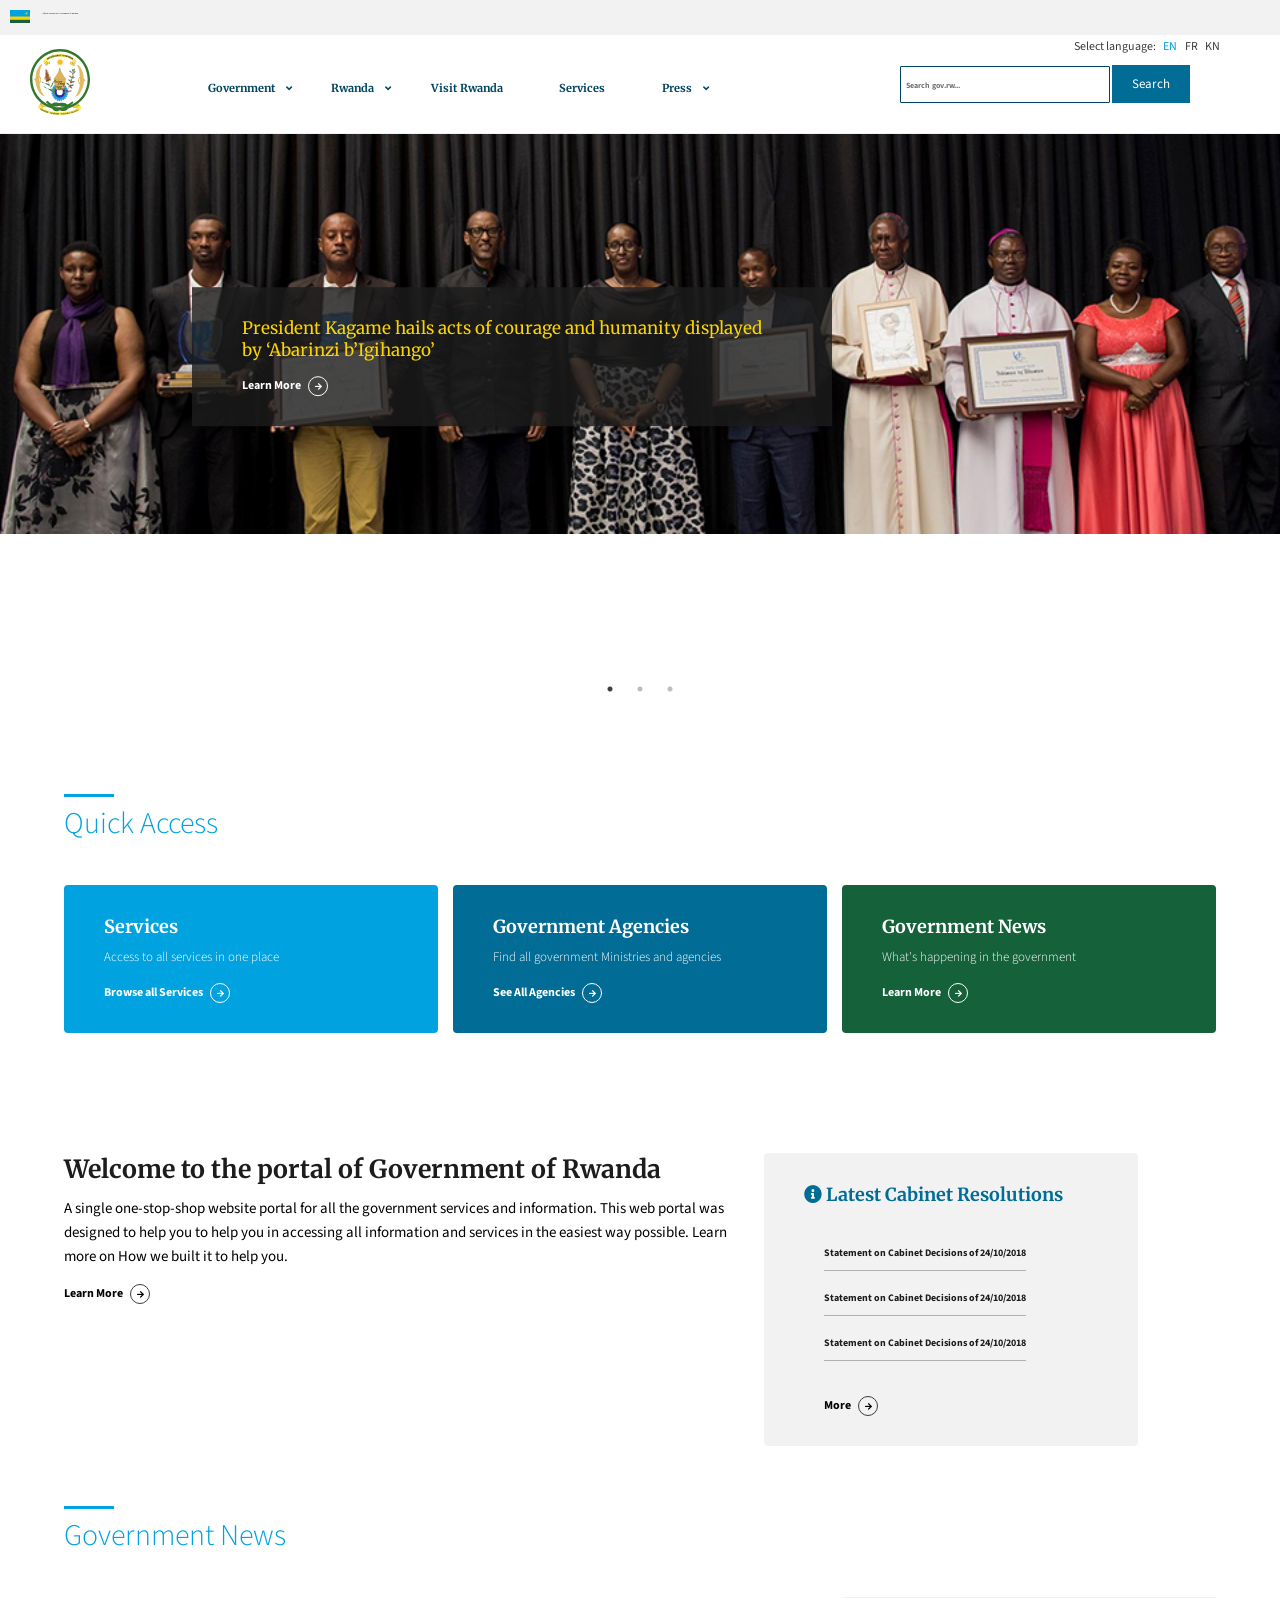
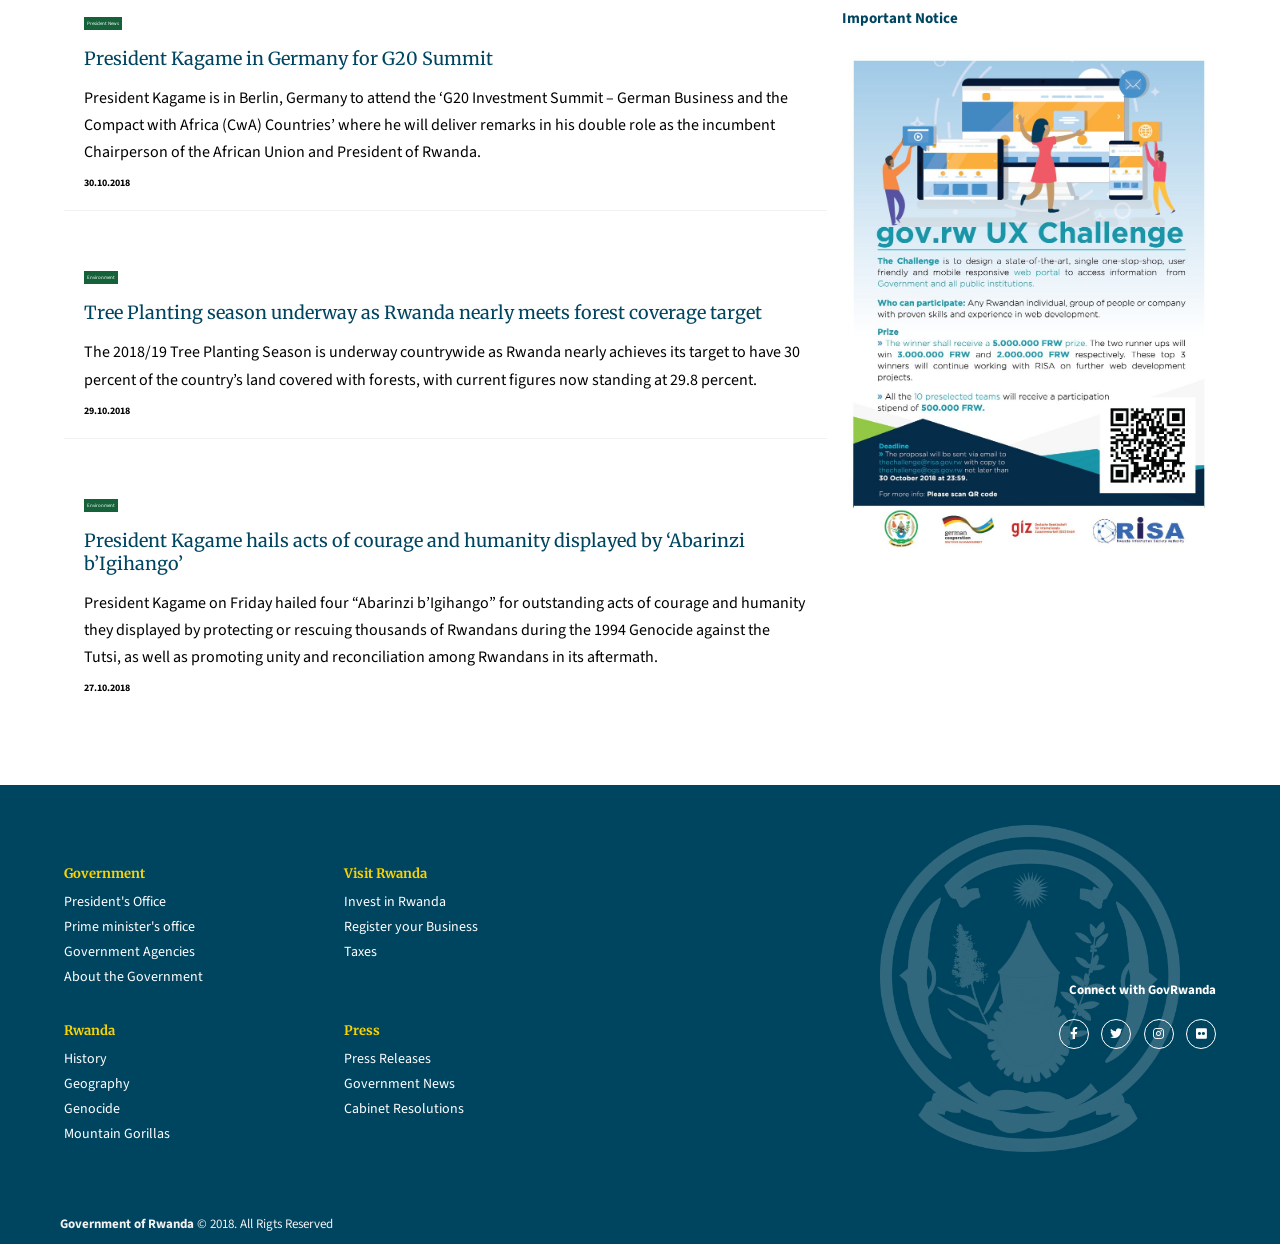
<file: index.html>
<!DOCTYPE html><html lang="en"> <head> <meta charset="UTF-8"> <meta name="viewport" content="width=device-width, initial-scale=1.0,maximum-scale=1,user-scalable=no"> <meta http-equiv="X-UA-Compatible" content="ie=edge"> <title>Government of Rwanda</title>  <link rel="stylesheet" href="https://use.fontawesome.com/releases/v5.4.1/css/all.css" integrity="sha384-5sAR7xN1Nv6T6+dT2mhtzEpVJvfS3NScPQTrOxhwjIuvcA67KV2R5Jz6kr4abQsz" crossorigin="anonymous"> <link href="https://fonts.googleapis.com/css?family=Merriweather:400,700|Source+Sans+Pro:300,400,700" rel="stylesheet"> <link rel="stylesheet" href="main.79d1c277.css"> </head> <body> <header class="header"> <div class="header__top"> <img src="rwanda-flag-1.ea7fd29d.png" alt="" class="header__top__img"> <span class="header__top__caption">Official Website the Government of Rwanda</span> </div> <nav class="navigation"> <div class="languages"> <span>Select language: </span> <span class="active">EN</span> <span>FR</span> <span>KN</span> </div> <div class="site-logo"> <a href="index.html"> <img src="emblem.a1fdc746.svg" alt="" class="site-logo__img"> </a> </div> <div class="menu__button"> <span class="menu__icon"> <i class="fas fa-bars"></i> </span> </div> <div class="mobile-nav"> <div class="menu__close"> <i class="fas fa-times icon"></i> <span class="handler">Close</span> </div> <ul class="menu"> <li class="menu__item menu__item--with-submenu"> <a href="#" class="menu__link">Government</a> <span class="menu__link__icon"><i class="fas fa-angle-down"></i></span> <ul class="submenu"> <li class="submenu__item"> <a href="http://paulkagame.rw/" class="menu__link" target="_blank">President's Office</a> </li> <li class="submenu__item"> <a href="http://primature.gov.rw/" class="menu__link" target="_blank">Prime Minister's Office</a> </li> <li class="submenu__item"> <a href="government.html" class="menu__link">About the Government</a> </li> <li class="submenu__item"> <a href="agencies.html" class="menu__link">Government Agencies</a> </li> </ul> </li> <li class="menu__item menu__item--with-submenu"> <a href="#" class="menu__link">Rwanda</a> <span class="menu__link__icon"><i class="fas fa-angle-down"></i></span> <ul class="submenu"> <li class="submenu__item"> <a href="history.html" class="menu__link">History</a> </li> <li class="submenu__item"> <a href="geography.html" class="menu__link">Geography</a> </li> <li class="submenu__item"> <a href="genocide.html" class="menu__link">Genocide</a> </li> <li class="submenu__item"> <a href="gorillas.html" class="menu__link">Mountain Gorillas</a> </li> </ul> </li> <li class="menu__item"> <a href="http://visitrwanda.com/" class="menu__link" target="_blank">Visit Rwanda</a> </li> <li class="menu__item"> <a href="services.html" class="menu__link">Services</a> </li> <li class="menu__item menu__item--with-submenu"> <a href="#" class="menu__link">Press</a> <span class="menu__link__icon"><i class="fas fa-angle-down"></i></span> <ul class="submenu"> <li class="submenu__item"> <a href="#" class="menu__link">Press Releases</a> </li> <li class="submenu__item"> <a href="news.html" class="menu__link">Government News</a> </li> <li class="submenu__item"> <a href="#" class="menu__link">Cabinet Resolutions</a> </li> </ul> </li> </ul> <form action="/" class="form search-form" method="GET"> <input type="text" name="q" class="search-form__input" placeholder="Search gov.rw..."> <input type="submit" value="Search" class="btn btn--submit search-form__submit"> </form> </div>  </nav> </header><div class="hero hero-slider"> <div class="hero-slider__slide"> <img src="abarinzi_igihango.e413b92d.jpg" alt="" class="hero-slider__slide__img"> <div class="hero-slider__caption"> <h3 class="hero-slider__title"> President Kagame hails acts of courage and humanity displayed by ‘Abarinzi b’Igihango’ </h3> <a href="#" class="link link--white link--with-icon link--with-icon--white"> <span class="text"> Learn More </span> <span class="icon white"> <i class="fa fa-arrow-right"></i> </span> </a> </div> </div>  <div class="hero-slider__slide"> <img src="tree_planting.0b179152.jpg" alt="" class="hero-slider__slide__img"> <div class="hero-slider__caption"> <h3 class="hero-slider__title"> Tree Planting season underway as Rwanda nearly meets forest coverage target </h3> <a href="#" class="link link--white link--with-icon link--with-icon--white"> <span class="text"> Learn More </span> <span class="icon white"> <i class="fa fa-arrow-right"></i> </span> </a> </div> </div>  <div class="hero-slider__slide"> <img src="access_water.2d077e08.jpg" alt="" class="hero-slider__slide__img"> <div class="hero-slider__caption"> <h3 class="hero-slider__title"> Rwanda on course to achieve universal access to clean water by 2024 </h3> <a href="#" class="link link--white link--with-icon link--with-icon--white"> <span class="text"> Learn More </span> <span class="icon white"> <i class="fa fa-arrow-right"></i> </span> </a> </div> </div>  </div>  <section class="section is-medium"> <div class="container"> <h2 class="section-header"> Quick Access </h2> <div class="columns"> <div class="column"> <div class="card card--primary"> <h3 class="card__title"> Services </h3> <p class="card__description"> Access to all services in one place </p> <a href="services.html" class="link link--with-icon link--with-icon--white"> <span class="text"> Browse all Services </span> <span class="icon"> <i class="fa fa-arrow-right"></i> </span> </a> </div> </div> <div class="column"> <div class="card card--secondary"> <h3 class="card__title"> Government Agencies </h3> <p class="card__description"> Find all government Ministries and agencies </p> <a href="agencies.html" class="link link--white link--with-icon link--with-icon--white"> <span class="text"> See All Agencies </span> <span class="icon"> <i class="fa fa-arrow-right"></i> </span> </a> </div> </div>  <div class="column"> <div class="card card--tertiary"> <h3 class="card__title"> Government News </h3> <p class="card__description"> What's happening in the government </p> <a href="#" class="link link--with-icon link--with-icon--white"> <span class="text"> Learn More </span> <span class="icon"> <i class="fa fa-arrow-right"></i> </span> </a> </div> </div>  </div> </div>  </section> <section class="section"> <div class="container"> <div class="columns"> <div class="column is-three-fifths"> <h2 class="heading-primary"> Welcome to the portal of Government of Rwanda </h2> <p> A single one-stop-shop website portal for all the government services and information. This web portal was designed to help you to help you in accessing all information and services in the easiest way possible. Learn more on How we built it to help you. </p> <a href="#" class="link link--with-icon link--with-icon--dark"> <span class="text"> Learn More </span> <span class="icon"> <i class="fa fa-arrow-right"></i> </span> </a> </div>  <div class="column is-one-third is-mobile"> <div class="card card--plain"> <h2 class="card__title card__title--with-icon"> <span class="icon"> <i class="fas fa-info-circle"></i> </span> Latest Cabinet Resolutions </h2> <a href="#" class="link link--dark link--block"> Statement on Cabinet Decisions of 24/10/2018 </a> <a href="#" class="link link--dark link--block"> Statement on Cabinet Decisions of 24/10/2018 </a> <a href="#" class="link link--dark link--block"> Statement on Cabinet Decisions of 24/10/2018 </a> <a href="" class="link link--with-icon link--with-icon--dark"> <span class="text"> More </span> <span class="icon"> <i class="fa fa-arrow-right"></i> </span> </a> </div> </div>  </div>  </div>  </section>  <section class="section"> <div class="container"> <h2 class="section-header"> Government News </h2> <div class="columns"> <div class="column is-two-thirds"> <div class="news-card"> <div class="news-card__description"> <a href="#" class="news-card__label"> President News </a>  <a href="#"> <h3 class="news-card__title"> President Kagame in Germany for G20 Summit </h3> </a>  <div class="news-card__meta"> <p class="news-card__excerpt"> President Kagame is in Berlin, Germany to attend the ‘G20 Investment Summit – German Business and the Compact with Africa (CwA) Countries’ where he will deliver remarks in his double role as the incumbent Chairperson of the African Union and President of Rwanda. </p> <span class="news-card__date"> 30.10.2018 </span> </div>  </div> </div>  <div class="news-card"> <div class="news-card__description"> <a href="#" class="news-card__label"> Environment </a>  <a href="#"> <h3 class="news-card__title"> Tree Planting season underway as Rwanda nearly meets forest coverage target </h3> </a>  <div class="news-card__meta"> <p class="news-card__excerpt"> The 2018/19 Tree Planting Season is underway countrywide as Rwanda nearly achieves its target to have 30 percent of the country’s land covered with forests, with current figures now standing at 29.8 percent. </p> <span class="news-card__date"> 29.10.2018 </span> </div>  </div> </div>  <div class="news-card"> <div class="news-card__description"> <a href="#" class="news-card__label"> Environment </a>  <a href="#"> <h3 class="news-card__title"> President Kagame hails acts of courage and humanity displayed by ‘Abarinzi b’Igihango’ </h3> </a>  <div class="news-card__meta"> <p class="news-card__excerpt"> President Kagame on Friday hailed four “Abarinzi b’Igihango” for outstanding acts of courage and humanity they displayed by protecting or rescuing thousands of Rwandans during the 1994 Genocide against the Tutsi, as well as promoting unity and reconciliation among Rwandans in its aftermath. </p> <span class="news-card__date"> 27.10.2018 </span> </div>  </div> </div>  </div>  <div class="column is-one-third"> <div class="cta--img"> <h3 class="cta__title"> Important Notice </h3> <img src="challenge.7b0608ea.jpg" alt=""> </div> </div> </div>  </div>  </section>  <footer class="footer"> <img src="logo-inverted.6d566c33.png" alt="" class="footer__bg-overlay"> <div class="container"> <div class="level"> <div class="level-left"> <div class="columns is-multiline is-mobile"> <div class="column is-half"> <h3 class="footer__heading">Government</h3> <ul class="footer__navlist"> <li><a href="http://paulkagame.rw/">President's Office</a></li> <li><a href="http://primature.gov.rw/">Prime minister's office</a></li> <li><a href="agencies.html">Government Agencies</a></li> <li><a href="government.html">About the Government</a></li> </ul> </div> <div class="column is-half"> <h3 class="footer__heading">Visit Rwanda</h3> <ul class="footer__navlist"> <li><a href="http://rdb.rw">Invest in Rwanda</a></li> <li><a href="#">Register your Business</a></li> <li><a href="#">Taxes</a></li> </ul> </div> <div class="column is-half"> <h3 class="footer__heading">Rwanda</h3> <ul class="footer__navlist"> <li><a href="history.html">History</a></li> <li><a href="geography.html">Geography</a></li> <li><a href="genocide.html">Genocide</a></li> <li><a href="gorillas.html">Mountain Gorillas</a></li> </ul> </div> <div class="column is-half"> <h3 class="footer__heading">Press</h3> <ul class="footer__navlist"> <li><a href="">Press Releases</a></li> <li><a href="">Government News</a></li> <li><a href="">Cabinet Resolutions</a></li> </ul> </div> </div> </div> <div class="level-right"> <div class="icons-list icons-list--horizontal white"> <h3 class="icons-list__handle">Connect with GovRwanda</h3> <span class="icons-list__icon"><i class="fab fa-facebook-f"></i></span> <span class="icons-list__icon"><i class="fab fa-twitter"></i></span> <span class="icons-list__icon"><i class="fab fa-instagram"></i></span> <span class="icons-list__icon"><i class="fab fa-flickr"></i></span> </div> </div> </div> </div>  <p class="footer__beneath"><strong>Government of Rwanda</strong> &copy; 2018. All Rigts Reserved</p> </footer> <script src="code.21f3539e.js"></script></body></html>
</file>
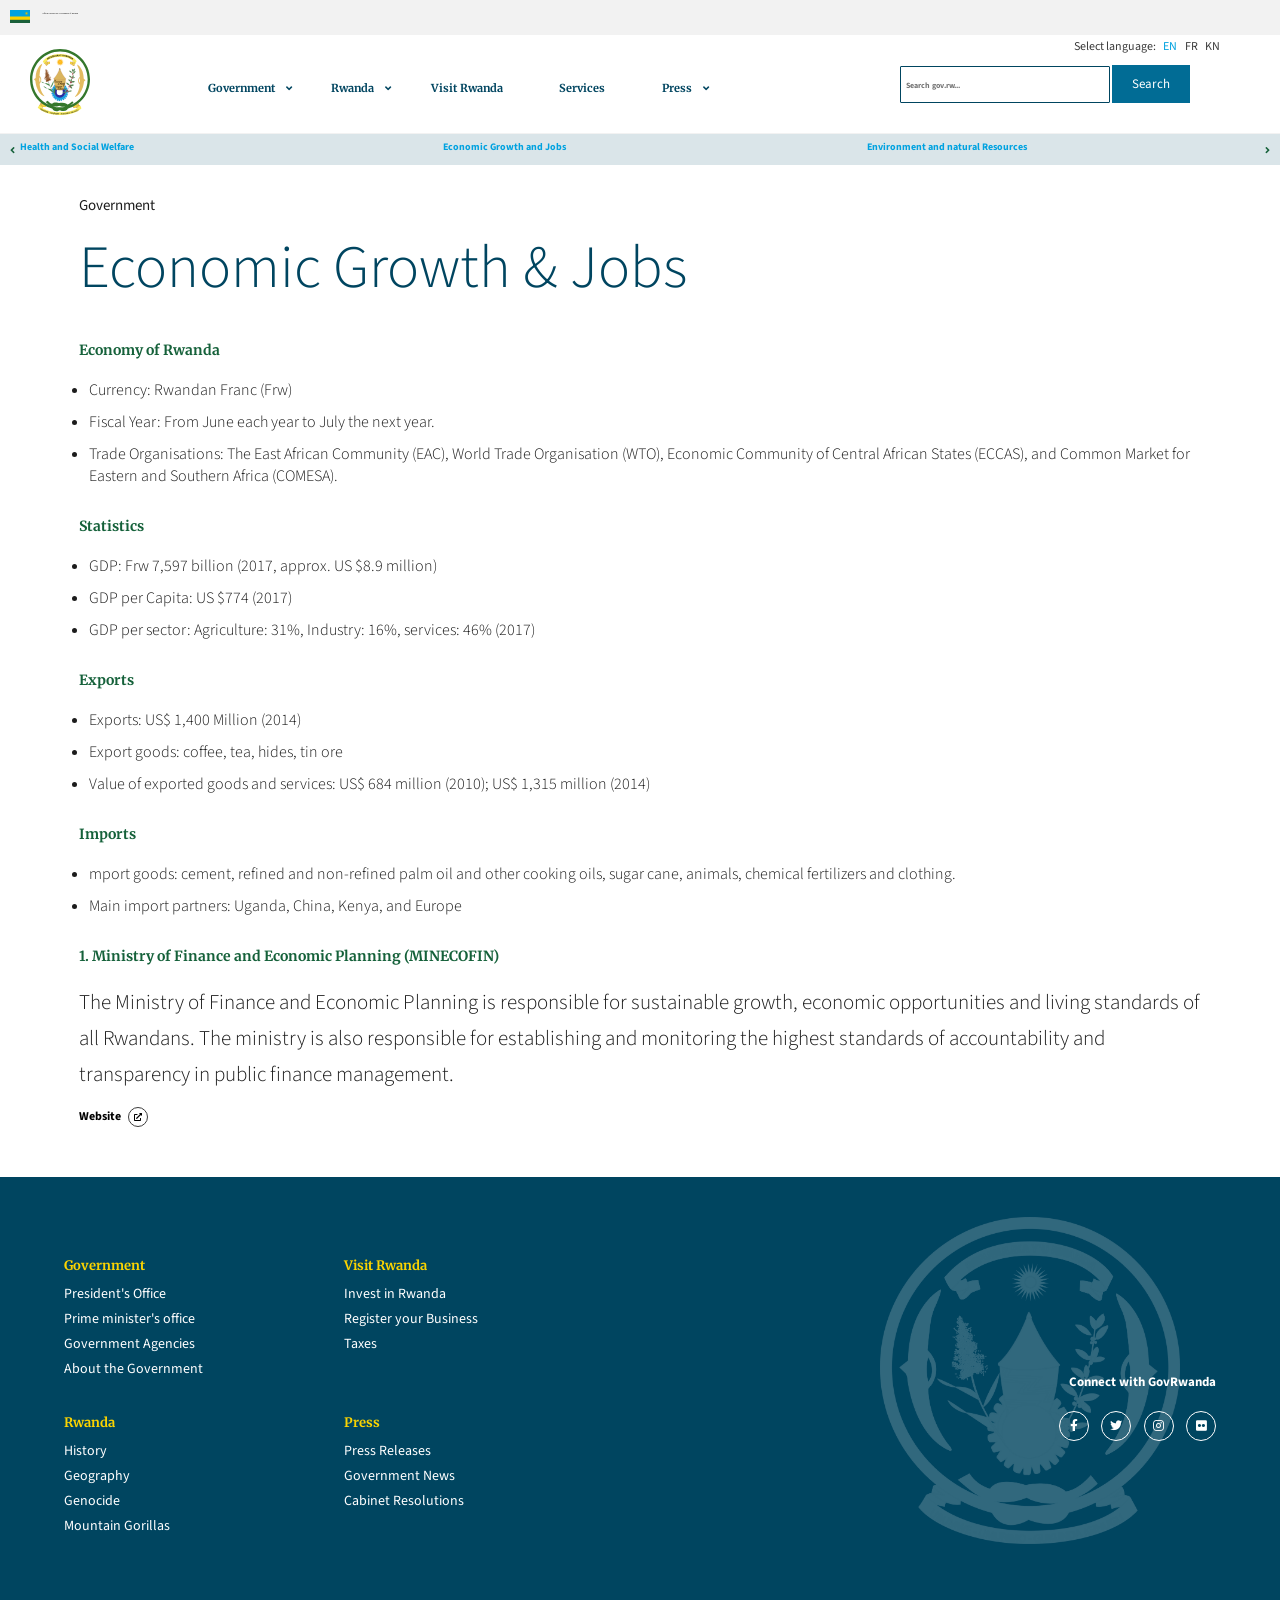
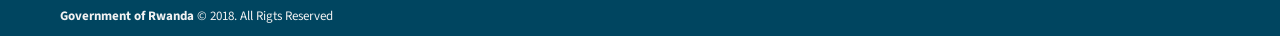
<file: economy.html>
<!DOCTYPE html><html lang="en"> <head> <meta charset="UTF-8"> <meta name="viewport" content="width=device-width, initial-scale=1.0,maximum-scale=1,user-scalable=no"> <meta http-equiv="X-UA-Compatible" content="ie=edge"> <title>Government of Rwanda</title>  <link rel="stylesheet" href="https://use.fontawesome.com/releases/v5.4.1/css/all.css" integrity="sha384-5sAR7xN1Nv6T6+dT2mhtzEpVJvfS3NScPQTrOxhwjIuvcA67KV2R5Jz6kr4abQsz" crossorigin="anonymous"> <link href="https://fonts.googleapis.com/css?family=Merriweather:400,700|Source+Sans+Pro:300,400,700" rel="stylesheet"> <link rel="stylesheet" href="main.79d1c277.css"> </head> <body> <header class="header"> <div class="header__top"> <img src="rwanda-flag-1.ea7fd29d.png" alt="" class="header__top__img"> <span class="header__top__caption">Official Website the Government of Rwanda</span> </div> <nav class="navigation"> <div class="languages"> <span>Select language: </span> <span class="active">EN</span> <span>FR</span> <span>KN</span> </div> <div class="site-logo"> <a href="index.html"> <img src="emblem.a1fdc746.svg" alt="" class="site-logo__img"> </a> </div> <div class="menu__button"> <span class="menu__icon"> <i class="fas fa-bars"></i> </span> </div> <div class="mobile-nav"> <div class="menu__close"> <i class="fas fa-times icon"></i> <span class="handler">Close</span> </div> <ul class="menu"> <li class="menu__item menu__item--with-submenu"> <a href="#" class="menu__link">Government</a> <span class="menu__link__icon"><i class="fas fa-angle-down"></i></span> <ul class="submenu"> <li class="submenu__item"> <a href="http://paulkagame.rw/" class="menu__link" target="_blank">President's Office</a> </li> <li class="submenu__item"> <a href="http://primature.gov.rw/" class="menu__link" target="_blank">Prime Minister's Office</a> </li> <li class="submenu__item"> <a href="government.html" class="menu__link">About the Government</a> </li> <li class="submenu__item"> <a href="agencies.html" class="menu__link">Government Agencies</a> </li> </ul> </li> <li class="menu__item menu__item--with-submenu"> <a href="#" class="menu__link">Rwanda</a> <span class="menu__link__icon"><i class="fas fa-angle-down"></i></span> <ul class="submenu"> <li class="submenu__item"> <a href="history.html" class="menu__link">History</a> </li> <li class="submenu__item"> <a href="geography.html" class="menu__link">Geography</a> </li> <li class="submenu__item"> <a href="genocide.html" class="menu__link">Genocide</a> </li> <li class="submenu__item"> <a href="gorillas.html" class="menu__link">Mountain Gorillas</a> </li> </ul> </li> <li class="menu__item"> <a href="http://visitrwanda.com/" class="menu__link" target="_blank">Visit Rwanda</a> </li> <li class="menu__item"> <a href="services.html" class="menu__link">Services</a> </li> <li class="menu__item menu__item--with-submenu"> <a href="#" class="menu__link">Press</a> <span class="menu__link__icon"><i class="fas fa-angle-down"></i></span> <ul class="submenu"> <li class="submenu__item"> <a href="#" class="menu__link">Press Releases</a> </li> <li class="submenu__item"> <a href="news.html" class="menu__link">Government News</a> </li> <li class="submenu__item"> <a href="#" class="menu__link">Cabinet Resolutions</a> </li> </ul> </li> </ul> <form action="/" class="form search-form" method="GET"> <input type="text" name="q" class="search-form__input" placeholder="Search gov.rw..."> <input type="submit" value="Search" class="btn btn--submit search-form__submit"> </form> </div>  </nav> </header> <nav class="in-page-nav swiper-container"> <ul class="swiper-wrapper"> <li class="swiper-slide"> <a href="#"> Health and Social Welfare </a> </li>  <li class="swiper-slide"> <a href="economy.html"> Economic Growth and Jobs </a> </li>  <li class="swiper-slide"> <a href="#"> Environment and natural Resources </a> </li>  <li class="swiper-slide"> <a href="#"> Infrastructure & ICT </a> </li>  <li class="swiper-slide"> <a href="education.html"> Education and Capacity Building </a> </li>  <li class="swiper-slide"> <a href="#"> Justice & Reconciliation </a> </li>  <li class="swiper-slide"> <a href="#"> Governance & Home-Grown Solutions </a> </li>  <li class="swiper-slide"> <a href="#"> Security & Peacebuilding </a> </li>  <li class="swiper-slide"> <a href="#"> International Affairs and Cooperation, Regional Integration </a> </li>  <li class="swiper-slide"> <a href="tourism.html"> Tourism & Conservation </a> </li>  <li class="swiper-slide"> <a href="#"> Youth, Sports and Culture </a> </li>  </ul>  <span class="in-page-nav__nav in-page-nav__prev"> <i class="fas fa-angle-left"></i> </span> <span class="in-page-nav__nav in-page-nav__next"> <i class="fas fa-angle-right"></i> </span> </nav> <section class="section m-top"> <div class="container is-fluid"> <div class="columns"> <div class="column"> <div class="generic-content"> <h3 class="content-category"> Government </h3> <h2 class="content-main-title"> Economic Growth &amp; Jobs </h2> <h3 class="content-section-title"> Economy of Rwanda </h3> <ul> <li> Currency: Rwandan Franc (Frw) </li> <li> Fiscal Year: From June each year to July the next year. </li> <li> Trade Organisations: The East African Community (EAC), World Trade Organisation (WTO), Economic Community of Central African States (ECCAS), and Common Market for Eastern and Southern Africa (COMESA). </li> </ul>  <h3 class="content-section-title"> Statistics </h3> <ul> <li> GDP: Frw 7,597 billion (2017, approx. US $8.9 million) </li> <li> GDP per Capita: US $774 (2017) </li> <li> GDP per sector: Agriculture: 31%, Industry: 16%, services: 46% (2017) </li> </ul> <h3 class="content-section-title"> Exports </h3> <ul> <li> Exports: US$ 1,400 Million (2014) </li> <li> Export goods: coffee, tea, hides, tin ore </li> <li> Value of exported goods and services: US$ 684 million (2010); US$ 1,315 million (2014) </li> </ul>  <h3 class="content-section-title"> Imports </h3> <ul> <li> mport goods: cement, refined and non-refined palm oil and other cooking oils, sugar cane, animals, chemical fertilizers and clothing. </li> <li> Main import partners: Uganda, China, Kenya, and Europe </li> </ul>  <h3 class="content-section-title"> 1. Ministry of Finance and Economic Planning (MINECOFIN) </h3> <p> The Ministry of Finance and Economic Planning is responsible for sustainable growth, economic opportunities and living standards of all Rwandans. The ministry is also responsible for establishing and monitoring the highest standards of accountability and transparency in public finance management. </p> <a href="https://www.minecofin.gov.rw" class="link link--with-icon--dark"> <span class="text"> Website </span> <span class="icon"> <i class="fas fa-external-link-alt"></i> </span> </a> </div>  </div> </div> </div> </section> <footer class="footer"> <img src="logo-inverted.6d566c33.png" alt="" class="footer__bg-overlay"> <div class="container"> <div class="level"> <div class="level-left"> <div class="columns is-multiline is-mobile"> <div class="column is-half"> <h3 class="footer__heading">Government</h3> <ul class="footer__navlist"> <li><a href="http://paulkagame.rw/">President's Office</a></li> <li><a href="http://primature.gov.rw/">Prime minister's office</a></li> <li><a href="agencies.html">Government Agencies</a></li> <li><a href="government.html">About the Government</a></li> </ul> </div> <div class="column is-half"> <h3 class="footer__heading">Visit Rwanda</h3> <ul class="footer__navlist"> <li><a href="http://rdb.rw">Invest in Rwanda</a></li> <li><a href="#">Register your Business</a></li> <li><a href="#">Taxes</a></li> </ul> </div> <div class="column is-half"> <h3 class="footer__heading">Rwanda</h3> <ul class="footer__navlist"> <li><a href="history.html">History</a></li> <li><a href="geography.html">Geography</a></li> <li><a href="genocide.html">Genocide</a></li> <li><a href="gorillas.html">Mountain Gorillas</a></li> </ul> </div> <div class="column is-half"> <h3 class="footer__heading">Press</h3> <ul class="footer__navlist"> <li><a href="">Press Releases</a></li> <li><a href="">Government News</a></li> <li><a href="">Cabinet Resolutions</a></li> </ul> </div> </div> </div> <div class="level-right"> <div class="icons-list icons-list--horizontal white"> <h3 class="icons-list__handle">Connect with GovRwanda</h3> <span class="icons-list__icon"><i class="fab fa-facebook-f"></i></span> <span class="icons-list__icon"><i class="fab fa-twitter"></i></span> <span class="icons-list__icon"><i class="fab fa-instagram"></i></span> <span class="icons-list__icon"><i class="fab fa-flickr"></i></span> </div> </div> </div> </div>  <p class="footer__beneath"><strong>Government of Rwanda</strong> &copy; 2018. All Rigts Reserved</p> </footer> <script src="code.21f3539e.js"></script></body></html>
</file>
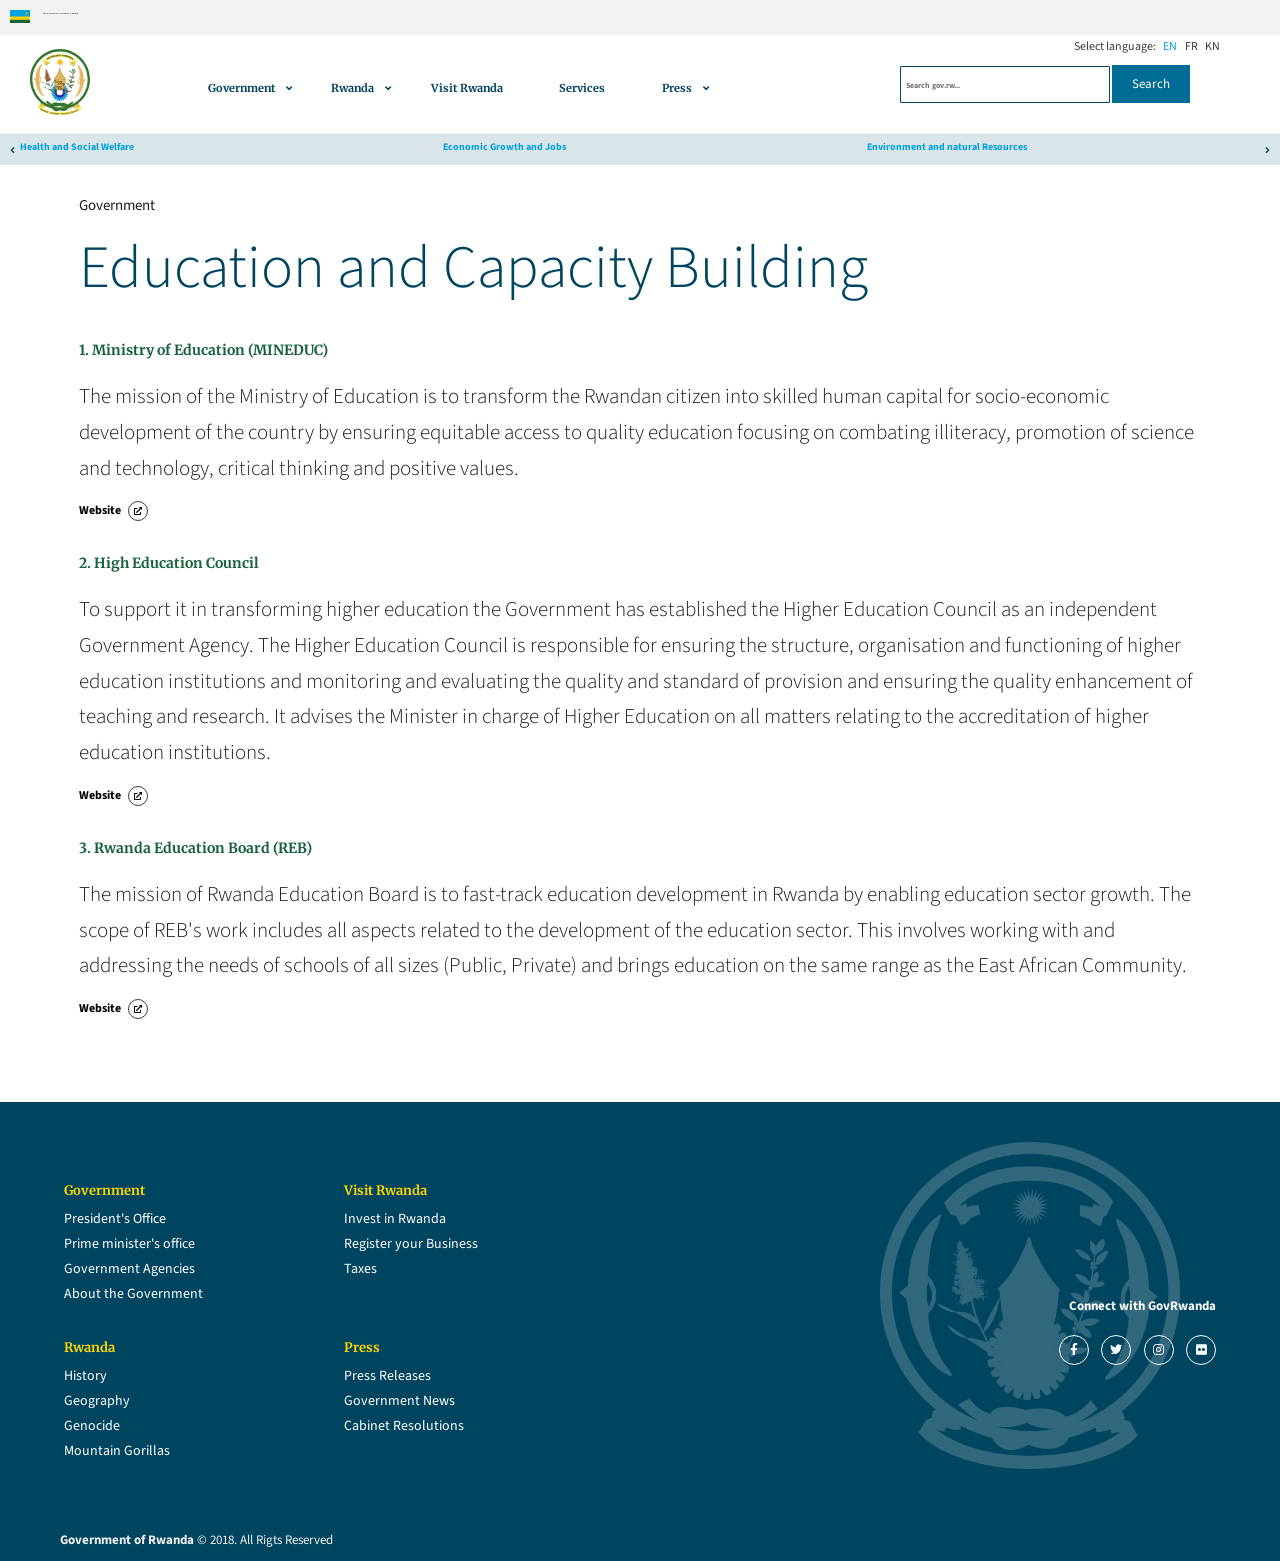
<file: education.html>
<!DOCTYPE html><html lang="en"> <head> <meta charset="UTF-8"> <meta name="viewport" content="width=device-width, initial-scale=1.0,maximum-scale=1,user-scalable=no"> <meta http-equiv="X-UA-Compatible" content="ie=edge"> <title>Government of Rwanda</title>  <link rel="stylesheet" href="https://use.fontawesome.com/releases/v5.4.1/css/all.css" integrity="sha384-5sAR7xN1Nv6T6+dT2mhtzEpVJvfS3NScPQTrOxhwjIuvcA67KV2R5Jz6kr4abQsz" crossorigin="anonymous"> <link href="https://fonts.googleapis.com/css?family=Merriweather:400,700|Source+Sans+Pro:300,400,700" rel="stylesheet"> <link rel="stylesheet" href="main.79d1c277.css"> </head> <body> <header class="header"> <div class="header__top"> <img src="rwanda-flag-1.ea7fd29d.png" alt="" class="header__top__img"> <span class="header__top__caption">Official Website the Government of Rwanda</span> </div> <nav class="navigation"> <div class="languages"> <span>Select language: </span> <span class="active">EN</span> <span>FR</span> <span>KN</span> </div> <div class="site-logo"> <a href="index.html"> <img src="emblem.a1fdc746.svg" alt="" class="site-logo__img"> </a> </div> <div class="menu__button"> <span class="menu__icon"> <i class="fas fa-bars"></i> </span> </div> <div class="mobile-nav"> <div class="menu__close"> <i class="fas fa-times icon"></i> <span class="handler">Close</span> </div> <ul class="menu"> <li class="menu__item menu__item--with-submenu"> <a href="#" class="menu__link">Government</a> <span class="menu__link__icon"><i class="fas fa-angle-down"></i></span> <ul class="submenu"> <li class="submenu__item"> <a href="http://paulkagame.rw/" class="menu__link" target="_blank">President's Office</a> </li> <li class="submenu__item"> <a href="http://primature.gov.rw/" class="menu__link" target="_blank">Prime Minister's Office</a> </li> <li class="submenu__item"> <a href="government.html" class="menu__link">About the Government</a> </li> <li class="submenu__item"> <a href="agencies.html" class="menu__link">Government Agencies</a> </li> </ul> </li> <li class="menu__item menu__item--with-submenu"> <a href="#" class="menu__link">Rwanda</a> <span class="menu__link__icon"><i class="fas fa-angle-down"></i></span> <ul class="submenu"> <li class="submenu__item"> <a href="history.html" class="menu__link">History</a> </li> <li class="submenu__item"> <a href="geography.html" class="menu__link">Geography</a> </li> <li class="submenu__item"> <a href="genocide.html" class="menu__link">Genocide</a> </li> <li class="submenu__item"> <a href="gorillas.html" class="menu__link">Mountain Gorillas</a> </li> </ul> </li> <li class="menu__item"> <a href="http://visitrwanda.com/" class="menu__link" target="_blank">Visit Rwanda</a> </li> <li class="menu__item"> <a href="services.html" class="menu__link">Services</a> </li> <li class="menu__item menu__item--with-submenu"> <a href="#" class="menu__link">Press</a> <span class="menu__link__icon"><i class="fas fa-angle-down"></i></span> <ul class="submenu"> <li class="submenu__item"> <a href="#" class="menu__link">Press Releases</a> </li> <li class="submenu__item"> <a href="news.html" class="menu__link">Government News</a> </li> <li class="submenu__item"> <a href="#" class="menu__link">Cabinet Resolutions</a> </li> </ul> </li> </ul> <form action="/" class="form search-form" method="GET"> <input type="text" name="q" class="search-form__input" placeholder="Search gov.rw..."> <input type="submit" value="Search" class="btn btn--submit search-form__submit"> </form> </div>  </nav> </header> <nav class="in-page-nav swiper-container"> <ul class="swiper-wrapper"> <li class="swiper-slide"> <a href="#"> Health and Social Welfare </a> </li>  <li class="swiper-slide"> <a href="economy.html"> Economic Growth and Jobs </a> </li>  <li class="swiper-slide"> <a href="#"> Environment and natural Resources </a> </li>  <li class="swiper-slide"> <a href="#"> Infrastructure & ICT </a> </li>  <li class="swiper-slide"> <a href="education.html"> Education and Capacity Building </a> </li>  <li class="swiper-slide"> <a href="#"> Justice & Reconciliation </a> </li>  <li class="swiper-slide"> <a href="#"> Governance & Home-Grown Solutions </a> </li>  <li class="swiper-slide"> <a href="#"> Security & Peacebuilding </a> </li>  <li class="swiper-slide"> <a href="#"> International Affairs and Cooperation, Regional Integration </a> </li>  <li class="swiper-slide"> <a href="tourism.html"> Tourism & Conservation </a> </li>  <li class="swiper-slide"> <a href="#"> Youth, Sports and Culture </a> </li>  </ul>  <span class="in-page-nav__nav in-page-nav__prev"> <i class="fas fa-angle-left"></i> </span> <span class="in-page-nav__nav in-page-nav__next"> <i class="fas fa-angle-right"></i> </span> </nav> <section class="section m-top"> <div class="container is-fluid"> <div class="columns"> <div class="column"> <div class="generic-content"> <h3 class="content-category"> Government </h3> <h2 class="content-main-title"> Education and Capacity Building </h2> <h3 class="content-section-title"> 1. Ministry of Education (MINEDUC) </h3> <p>The mission of the Ministry of Education is to transform the Rwandan citizen into skilled human capital for socio-economic development of the country by ensuring equitable access to quality education focusing on combating illiteracy, promotion of science and technology, critical thinking and positive values. </p> <a href="http://www.mineduc.gov.rw/" class="link link--with-icon link--with-icon--dark"> <span class="text"> Website </span> <span class="icon"> <i class="fas fa-external-link-alt"></i> </span> </a> <br> <br> <br> <h3 class="content-section-title"> 2. High Education Council </h3> <p>To support it in transforming higher education the Government has established the Higher Education Council as an independent Government Agency. The Higher Education Council is responsible for ensuring the structure, organisation and functioning of higher education institutions and monitoring and evaluating the quality and standard of provision and ensuring the quality enhancement of teaching and research. It advises the Minister in charge of Higher Education on all matters relating to the accreditation of higher education institutions. </p> <a href="http://www.hec.gov.rw/" class="link link--with-icon link--with-icon--dark"> <span class="text"> Website </span> <span class="icon"> <i class="fas fa-external-link-alt"></i> </span> </a> <br> <br> <br> <h3 class="content-section-title"> 3. Rwanda Education Board (REB) </h3> <p>The mission of Rwanda Education Board is to fast-track education development in Rwanda by enabling education sector growth. The scope of REB's work includes all aspects related to the development of the education sector. This involves working with and addressing the needs of schools of all sizes (Public, Private) and brings education on the same range as the East African Community. </p> <a href="http://www.reb.rw/" class="link link--with-icon link--with-icon--dark"> <span class="text"> Website </span> <span class="icon"> <i class="fas fa-external-link-alt"></i> </span> </a> <br> <br> <br> </div>  </div> </div> </div> </section> <footer class="footer"> <img src="logo-inverted.6d566c33.png" alt="" class="footer__bg-overlay"> <div class="container"> <div class="level"> <div class="level-left"> <div class="columns is-multiline is-mobile"> <div class="column is-half"> <h3 class="footer__heading">Government</h3> <ul class="footer__navlist"> <li><a href="http://paulkagame.rw/">President's Office</a></li> <li><a href="http://primature.gov.rw/">Prime minister's office</a></li> <li><a href="agencies.html">Government Agencies</a></li> <li><a href="government.html">About the Government</a></li> </ul> </div> <div class="column is-half"> <h3 class="footer__heading">Visit Rwanda</h3> <ul class="footer__navlist"> <li><a href="http://rdb.rw">Invest in Rwanda</a></li> <li><a href="#">Register your Business</a></li> <li><a href="#">Taxes</a></li> </ul> </div> <div class="column is-half"> <h3 class="footer__heading">Rwanda</h3> <ul class="footer__navlist"> <li><a href="history.html">History</a></li> <li><a href="geography.html">Geography</a></li> <li><a href="genocide.html">Genocide</a></li> <li><a href="gorillas.html">Mountain Gorillas</a></li> </ul> </div> <div class="column is-half"> <h3 class="footer__heading">Press</h3> <ul class="footer__navlist"> <li><a href="">Press Releases</a></li> <li><a href="">Government News</a></li> <li><a href="">Cabinet Resolutions</a></li> </ul> </div> </div> </div> <div class="level-right"> <div class="icons-list icons-list--horizontal white"> <h3 class="icons-list__handle">Connect with GovRwanda</h3> <span class="icons-list__icon"><i class="fab fa-facebook-f"></i></span> <span class="icons-list__icon"><i class="fab fa-twitter"></i></span> <span class="icons-list__icon"><i class="fab fa-instagram"></i></span> <span class="icons-list__icon"><i class="fab fa-flickr"></i></span> </div> </div> </div> </div>  <p class="footer__beneath"><strong>Government of Rwanda</strong> &copy; 2018. All Rigts Reserved</p> </footer> <script src="code.21f3539e.js"></script></body></html>
</file>
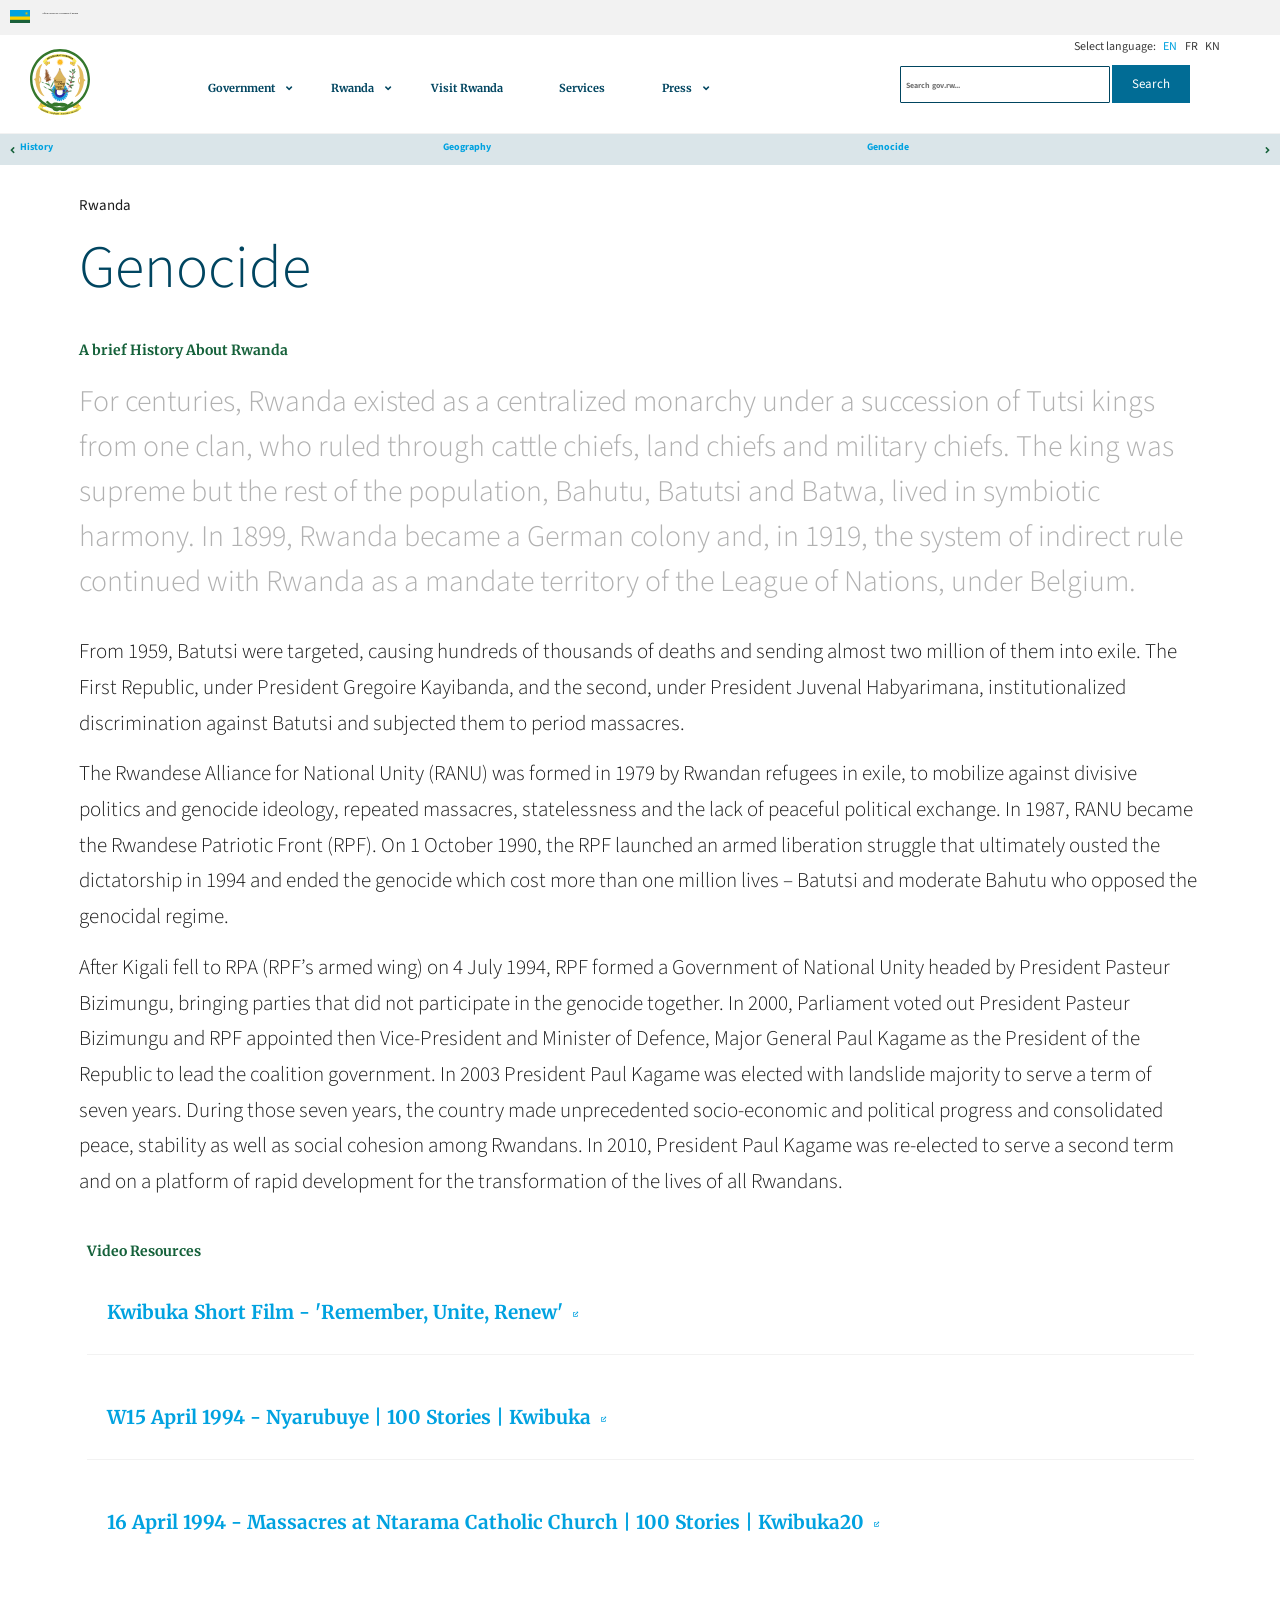
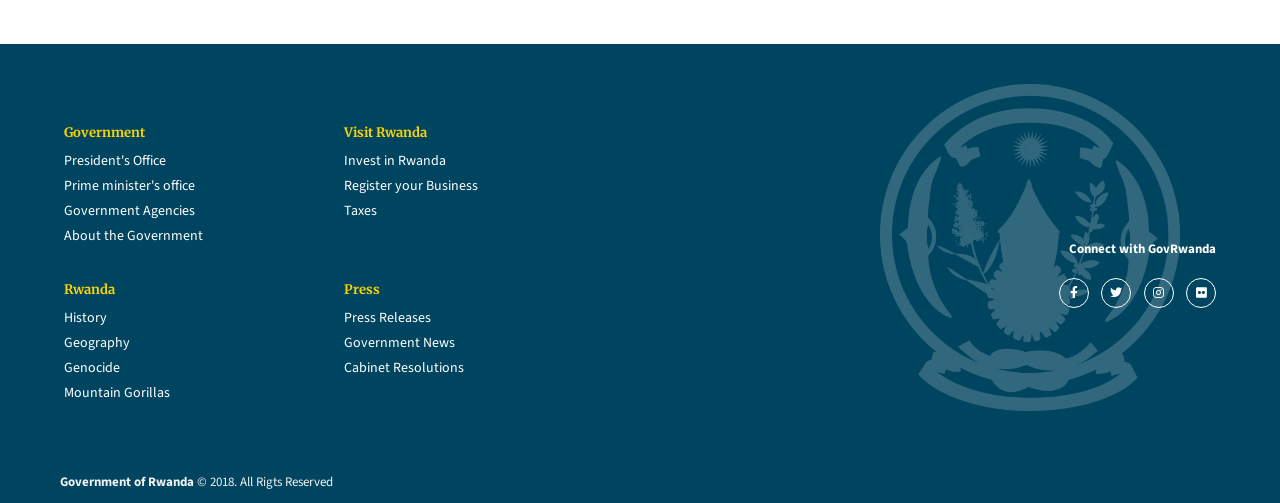
<file: genocide.html>
<!DOCTYPE html><html lang="en"> <head> <meta charset="UTF-8"> <meta name="viewport" content="width=device-width, initial-scale=1.0,maximum-scale=1,user-scalable=no"> <meta http-equiv="X-UA-Compatible" content="ie=edge"> <title>Government of Rwanda</title>  <link rel="stylesheet" href="https://use.fontawesome.com/releases/v5.4.1/css/all.css" integrity="sha384-5sAR7xN1Nv6T6+dT2mhtzEpVJvfS3NScPQTrOxhwjIuvcA67KV2R5Jz6kr4abQsz" crossorigin="anonymous"> <link href="https://fonts.googleapis.com/css?family=Merriweather:400,700|Source+Sans+Pro:300,400,700" rel="stylesheet"> <link rel="stylesheet" href="main.79d1c277.css"> </head> <body> <header class="header"> <div class="header__top"> <img src="rwanda-flag-1.ea7fd29d.png" alt="" class="header__top__img"> <span class="header__top__caption">Official Website the Government of Rwanda</span> </div> <nav class="navigation"> <div class="languages"> <span>Select language: </span> <span class="active">EN</span> <span>FR</span> <span>KN</span> </div> <div class="site-logo"> <a href="index.html"> <img src="emblem.a1fdc746.svg" alt="" class="site-logo__img"> </a> </div> <div class="menu__button"> <span class="menu__icon"> <i class="fas fa-bars"></i> </span> </div> <div class="mobile-nav"> <div class="menu__close"> <i class="fas fa-times icon"></i> <span class="handler">Close</span> </div> <ul class="menu"> <li class="menu__item menu__item--with-submenu"> <a href="#" class="menu__link">Government</a> <span class="menu__link__icon"><i class="fas fa-angle-down"></i></span> <ul class="submenu"> <li class="submenu__item"> <a href="http://paulkagame.rw/" class="menu__link" target="_blank">President's Office</a> </li> <li class="submenu__item"> <a href="http://primature.gov.rw/" class="menu__link" target="_blank">Prime Minister's Office</a> </li> <li class="submenu__item"> <a href="government.html" class="menu__link">About the Government</a> </li> <li class="submenu__item"> <a href="agencies.html" class="menu__link">Government Agencies</a> </li> </ul> </li> <li class="menu__item menu__item--with-submenu"> <a href="#" class="menu__link">Rwanda</a> <span class="menu__link__icon"><i class="fas fa-angle-down"></i></span> <ul class="submenu"> <li class="submenu__item"> <a href="history.html" class="menu__link">History</a> </li> <li class="submenu__item"> <a href="geography.html" class="menu__link">Geography</a> </li> <li class="submenu__item"> <a href="genocide.html" class="menu__link">Genocide</a> </li> <li class="submenu__item"> <a href="gorillas.html" class="menu__link">Mountain Gorillas</a> </li> </ul> </li> <li class="menu__item"> <a href="http://visitrwanda.com/" class="menu__link" target="_blank">Visit Rwanda</a> </li> <li class="menu__item"> <a href="services.html" class="menu__link">Services</a> </li> <li class="menu__item menu__item--with-submenu"> <a href="#" class="menu__link">Press</a> <span class="menu__link__icon"><i class="fas fa-angle-down"></i></span> <ul class="submenu"> <li class="submenu__item"> <a href="#" class="menu__link">Press Releases</a> </li> <li class="submenu__item"> <a href="news.html" class="menu__link">Government News</a> </li> <li class="submenu__item"> <a href="#" class="menu__link">Cabinet Resolutions</a> </li> </ul> </li> </ul> <form action="/" class="form search-form" method="GET"> <input type="text" name="q" class="search-form__input" placeholder="Search gov.rw..."> <input type="submit" value="Search" class="btn btn--submit search-form__submit"> </form> </div>  </nav> </header> <nav class="in-page-nav swiper-container"> <ul class="swiper-wrapper"> <li class="swiper-slide"> <a href="history.html"> History </a> </li>  <li class="swiper-slide"> <a href="geography.html"> Geography </a> </li>  <li class="swiper-slide"> <a href="genocide.html"> Genocide </a> </li>  <li class="swiper-slide"> <a href="gorillas.html"> Mountain Gorillas </a> </li>  </ul>  <span class="in-page-nav__nav in-page-nav__prev"> <i class="fas fa-angle-left"></i> </span> <span class="in-page-nav__nav in-page-nav__next"> <i class="fas fa-angle-right"></i> </span> </nav> <section class="section m-top"> <div class="container is-fluid"> <div class="columns"> <div class="column"> <div class="generic-content"> <h3 class="content-category"> Rwanda </h3> <h2 class="content-main-title"> Genocide </h2> <h3 class="content-section-title"> A brief History About Rwanda </h3> <p class="content-intro-paragraph"> For centuries, Rwanda existed as a centralized monarchy under a succession of Tutsi kings from one clan, who ruled through cattle chiefs, land chiefs and military chiefs. The king was supreme but the rest of the population, Bahutu, Batutsi and Batwa, lived in symbiotic harmony. In 1899, Rwanda became a German colony and, in 1919, the system of indirect rule continued with Rwanda as a mandate territory of the League of Nations, under Belgium. </p> <p> From 1959, Batutsi were targeted, causing hundreds of thousands of deaths and sending almost two million of them into exile. The First Republic, under President Gregoire Kayibanda, and the second, under President Juvenal Habyarimana, institutionalized discrimination against Batutsi and subjected them to period massacres. </p> <p> The Rwandese Alliance for National Unity (RANU) was formed in 1979 by Rwandan refugees in exile, to mobilize against divisive politics and genocide ideology, repeated massacres, statelessness and the lack of peaceful political exchange. In 1987, RANU became the Rwandese Patriotic Front (RPF). On 1 October 1990, the RPF launched an armed liberation struggle that ultimately ousted the dictatorship in 1994 and ended the genocide which cost more than one million lives – Batutsi and moderate Bahutu who opposed the genocidal regime. </p> <p> After Kigali fell to RPA (RPF’s armed wing) on 4 July 1994, RPF formed a Government of National Unity headed by President Pasteur Bizimungu, bringing parties that did not participate in the genocide together. In 2000, Parliament voted out President Pasteur Bizimungu and RPF appointed then Vice-President and Minister of Defence, Major General Paul Kagame as the President of the Republic to lead the coalition government. In 2003 President Paul Kagame was elected with landslide majority to serve a term of seven years. During those seven years, the country made unprecedented socio-economic and political progress and consolidated peace, stability as well as social cohesion among Rwandans. In 2010, President Paul Kagame was re-elected to serve a second term and on a platform of rapid development for the transformation of the lives of all Rwandans. </p> </div>  <div class="column generic-content"> <h3 class="content-section-title">Video Resources</h3> <div class="entity"> <a href="https://www.youtube.com/watch?v=00x1L34wLF8" class="entity__title"> <h3> Kwibuka Short Film - 'Remember, Unite, Renew' </h3> <span class="icon"> <i class="fas fa-external-link-alt"></i> </span> </a> </div>  <div class="entity"> <a href="https://www.youtube.com/watch?v=TvfUTQlmxJg" class="entity__title"> <h3> W15 April 1994 - Nyarubuye | 100 Stories | Kwibuka </h3> <span class="icon"> <i class="fas fa-external-link-alt"></i> </span> </a> </div>  <div class="entity"> <a href="https://www.youtube.com/watch?v=NXKHBfsZvx4" class="entity__title"> <h3> 16 April 1994 - Massacres at Ntarama Catholic Church | 100 Stories | Kwibuka20 </h3> <span class="icon"> <i class="fas fa-external-link-alt"></i> </span> </a> </div>  </div> </div> </div> </div> </section> <footer class="footer"> <img src="logo-inverted.6d566c33.png" alt="" class="footer__bg-overlay"> <div class="container"> <div class="level"> <div class="level-left"> <div class="columns is-multiline is-mobile"> <div class="column is-half"> <h3 class="footer__heading">Government</h3> <ul class="footer__navlist"> <li><a href="http://paulkagame.rw/">President's Office</a></li> <li><a href="http://primature.gov.rw/">Prime minister's office</a></li> <li><a href="agencies.html">Government Agencies</a></li> <li><a href="government.html">About the Government</a></li> </ul> </div> <div class="column is-half"> <h3 class="footer__heading">Visit Rwanda</h3> <ul class="footer__navlist"> <li><a href="http://rdb.rw">Invest in Rwanda</a></li> <li><a href="#">Register your Business</a></li> <li><a href="#">Taxes</a></li> </ul> </div> <div class="column is-half"> <h3 class="footer__heading">Rwanda</h3> <ul class="footer__navlist"> <li><a href="history.html">History</a></li> <li><a href="geography.html">Geography</a></li> <li><a href="genocide.html">Genocide</a></li> <li><a href="gorillas.html">Mountain Gorillas</a></li> </ul> </div> <div class="column is-half"> <h3 class="footer__heading">Press</h3> <ul class="footer__navlist"> <li><a href="">Press Releases</a></li> <li><a href="">Government News</a></li> <li><a href="">Cabinet Resolutions</a></li> </ul> </div> </div> </div> <div class="level-right"> <div class="icons-list icons-list--horizontal white"> <h3 class="icons-list__handle">Connect with GovRwanda</h3> <span class="icons-list__icon"><i class="fab fa-facebook-f"></i></span> <span class="icons-list__icon"><i class="fab fa-twitter"></i></span> <span class="icons-list__icon"><i class="fab fa-instagram"></i></span> <span class="icons-list__icon"><i class="fab fa-flickr"></i></span> </div> </div> </div> </div>  <p class="footer__beneath"><strong>Government of Rwanda</strong> &copy; 2018. All Rigts Reserved</p> </footer> <script src="code.21f3539e.js"></script></body></html>
</file>
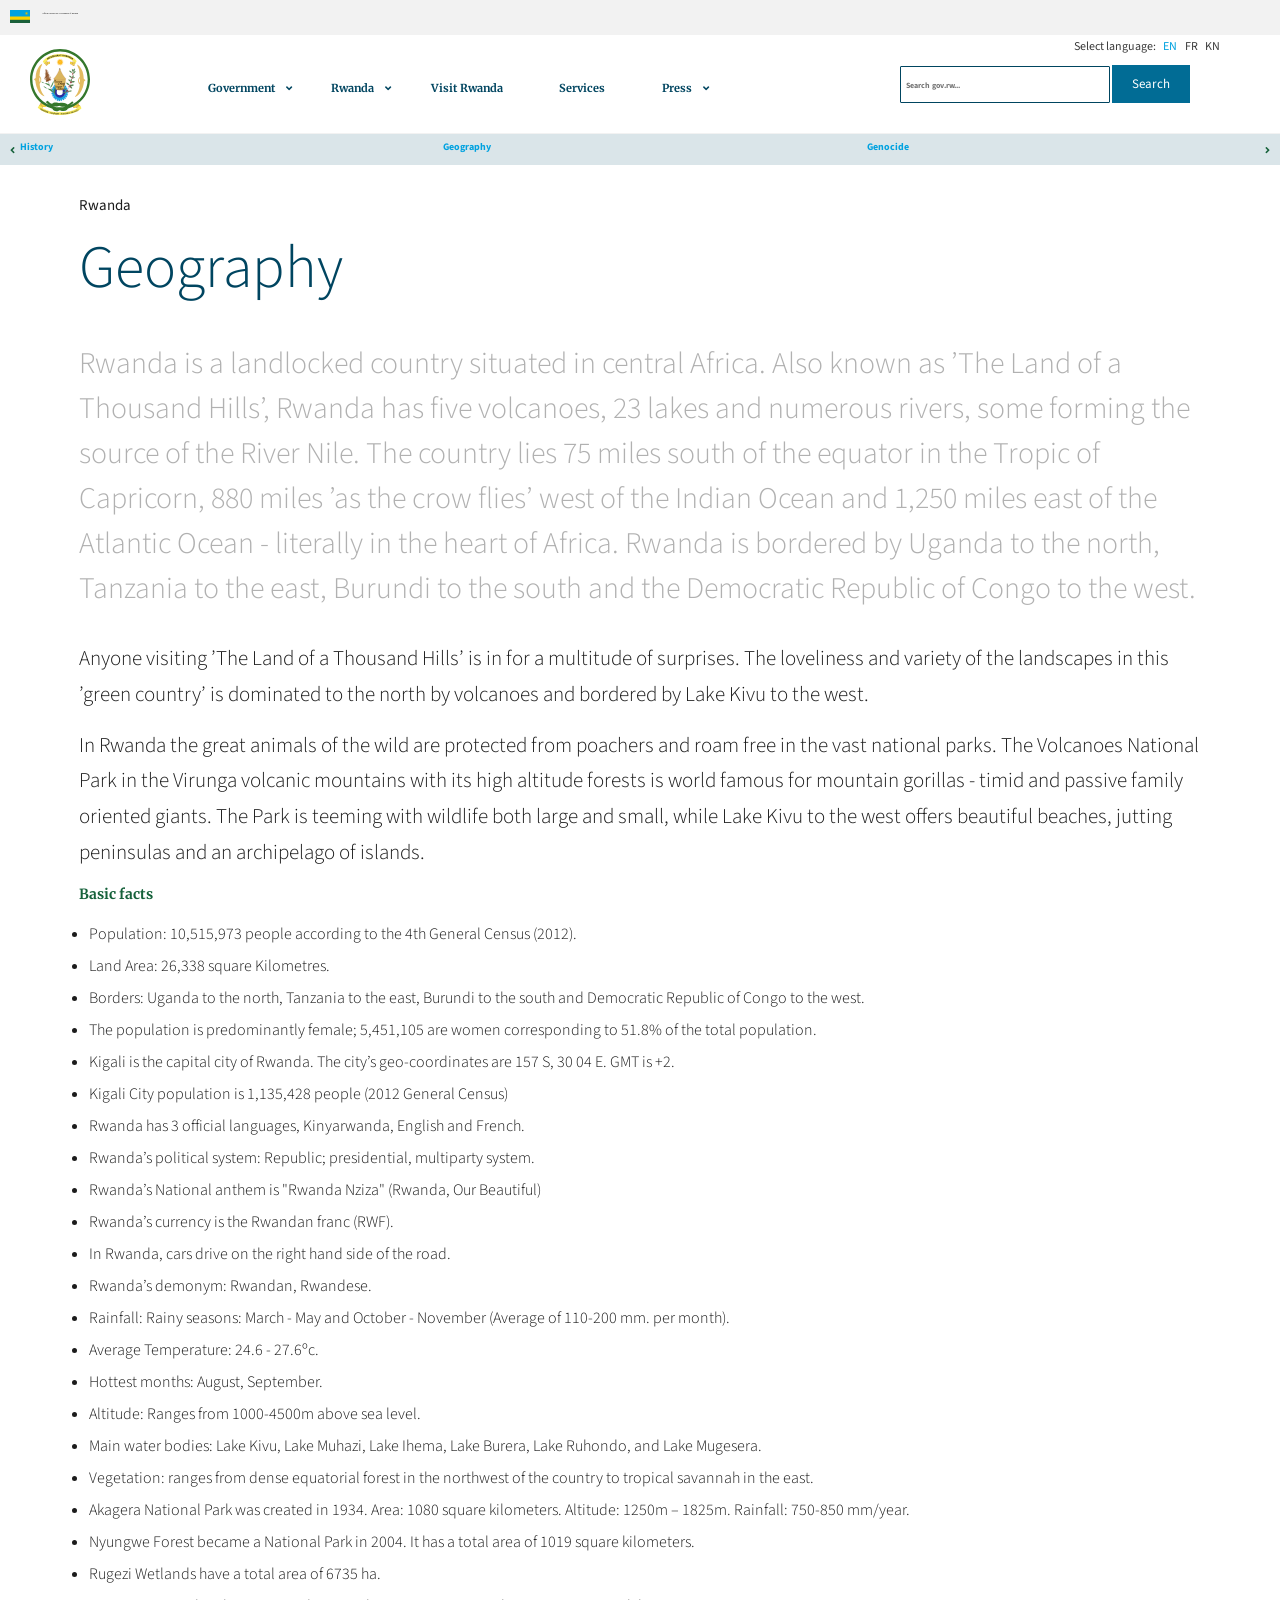
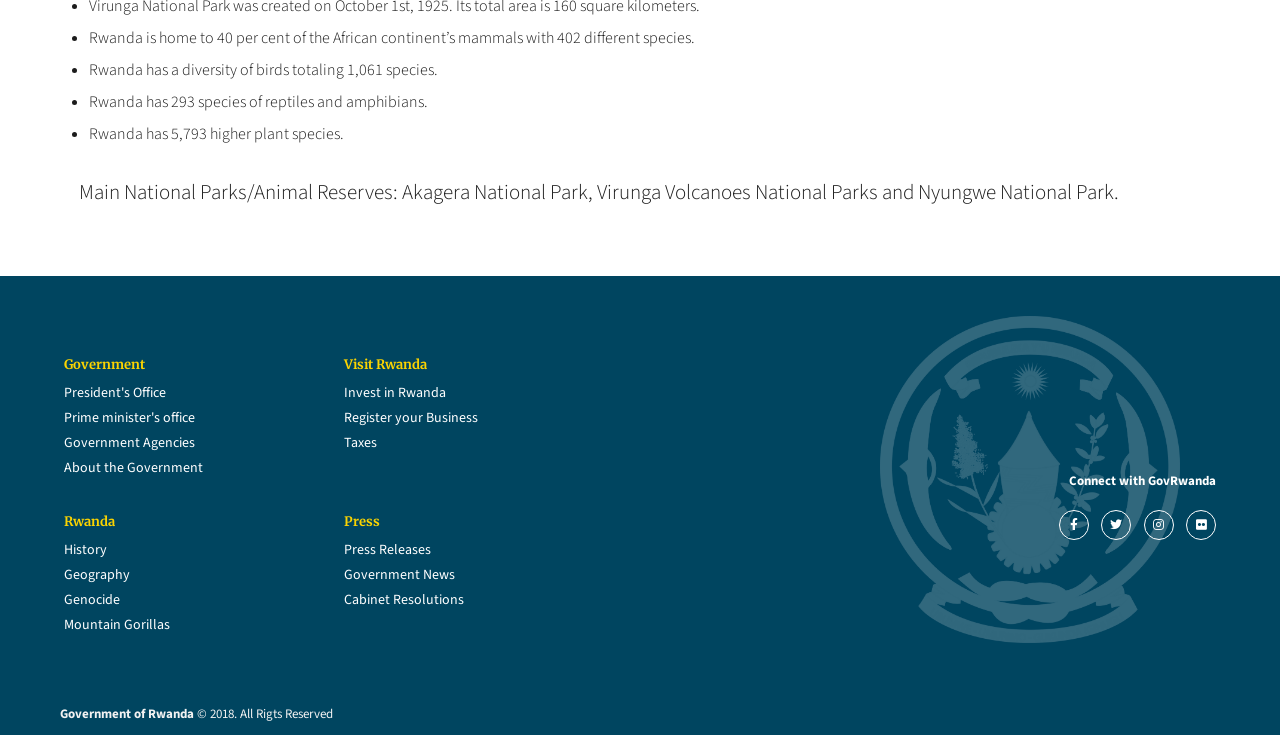
<file: geography.html>
<!DOCTYPE html><html lang="en"> <head> <meta charset="UTF-8"> <meta name="viewport" content="width=device-width, initial-scale=1.0,maximum-scale=1,user-scalable=no"> <meta http-equiv="X-UA-Compatible" content="ie=edge"> <title>Government of Rwanda</title>  <link rel="stylesheet" href="https://use.fontawesome.com/releases/v5.4.1/css/all.css" integrity="sha384-5sAR7xN1Nv6T6+dT2mhtzEpVJvfS3NScPQTrOxhwjIuvcA67KV2R5Jz6kr4abQsz" crossorigin="anonymous"> <link href="https://fonts.googleapis.com/css?family=Merriweather:400,700|Source+Sans+Pro:300,400,700" rel="stylesheet"> <link rel="stylesheet" href="main.79d1c277.css"> </head> <body> <header class="header"> <div class="header__top"> <img src="rwanda-flag-1.ea7fd29d.png" alt="" class="header__top__img"> <span class="header__top__caption">Official Website the Government of Rwanda</span> </div> <nav class="navigation"> <div class="languages"> <span>Select language: </span> <span class="active">EN</span> <span>FR</span> <span>KN</span> </div> <div class="site-logo"> <a href="index.html"> <img src="emblem.a1fdc746.svg" alt="" class="site-logo__img"> </a> </div> <div class="menu__button"> <span class="menu__icon"> <i class="fas fa-bars"></i> </span> </div> <div class="mobile-nav"> <div class="menu__close"> <i class="fas fa-times icon"></i> <span class="handler">Close</span> </div> <ul class="menu"> <li class="menu__item menu__item--with-submenu"> <a href="#" class="menu__link">Government</a> <span class="menu__link__icon"><i class="fas fa-angle-down"></i></span> <ul class="submenu"> <li class="submenu__item"> <a href="http://paulkagame.rw/" class="menu__link" target="_blank">President's Office</a> </li> <li class="submenu__item"> <a href="http://primature.gov.rw/" class="menu__link" target="_blank">Prime Minister's Office</a> </li> <li class="submenu__item"> <a href="government.html" class="menu__link">About the Government</a> </li> <li class="submenu__item"> <a href="agencies.html" class="menu__link">Government Agencies</a> </li> </ul> </li> <li class="menu__item menu__item--with-submenu"> <a href="#" class="menu__link">Rwanda</a> <span class="menu__link__icon"><i class="fas fa-angle-down"></i></span> <ul class="submenu"> <li class="submenu__item"> <a href="history.html" class="menu__link">History</a> </li> <li class="submenu__item"> <a href="geography.html" class="menu__link">Geography</a> </li> <li class="submenu__item"> <a href="genocide.html" class="menu__link">Genocide</a> </li> <li class="submenu__item"> <a href="gorillas.html" class="menu__link">Mountain Gorillas</a> </li> </ul> </li> <li class="menu__item"> <a href="http://visitrwanda.com/" class="menu__link" target="_blank">Visit Rwanda</a> </li> <li class="menu__item"> <a href="services.html" class="menu__link">Services</a> </li> <li class="menu__item menu__item--with-submenu"> <a href="#" class="menu__link">Press</a> <span class="menu__link__icon"><i class="fas fa-angle-down"></i></span> <ul class="submenu"> <li class="submenu__item"> <a href="#" class="menu__link">Press Releases</a> </li> <li class="submenu__item"> <a href="news.html" class="menu__link">Government News</a> </li> <li class="submenu__item"> <a href="#" class="menu__link">Cabinet Resolutions</a> </li> </ul> </li> </ul> <form action="/" class="form search-form" method="GET"> <input type="text" name="q" class="search-form__input" placeholder="Search gov.rw..."> <input type="submit" value="Search" class="btn btn--submit search-form__submit"> </form> </div>  </nav> </header> <nav class="in-page-nav swiper-container"> <ul class="swiper-wrapper"> <li class="swiper-slide"> <a href="history.html"> History </a> </li>  <li class="swiper-slide"> <a href="geography.html"> Geography </a> </li>  <li class="swiper-slide"> <a href="genocide.html"> Genocide </a> </li>  <li class="swiper-slide"> <a href="gorillas.html"> Mountain Gorillas </a> </li>  </ul>  <span class="in-page-nav__nav in-page-nav__prev"> <i class="fas fa-angle-left"></i> </span> <span class="in-page-nav__nav in-page-nav__next"> <i class="fas fa-angle-right"></i> </span> </nav> <section class="section m-top"> <div class="container is-fluid"> <div class="columns"> <div class="column"> <div class="generic-content"> <h3 class="content-category"> Rwanda </h3> <h2 class="content-main-title"> Geography </h2> <p class="content-intro-paragraph"> Rwanda is a landlocked country situated in central Africa. Also known as ’The Land of a Thousand Hills’, Rwanda has five volcanoes, 23 lakes and numerous rivers, some forming the source of the River Nile. The country lies 75 miles south of the equator in the Tropic of Capricorn, 880 miles ’as the crow flies’ west of the Indian Ocean and 1,250 miles east of the Atlantic Ocean - literally in the heart of Africa. Rwanda is bordered by Uganda to the north, Tanzania to the east, Burundi to the south and the Democratic Republic of Congo to the west. </p> <p> Anyone visiting ’The Land of a Thousand Hills’ is in for a multitude of surprises. The loveliness and variety of the landscapes in this ’green country’ is dominated to the north by volcanoes and bordered by Lake Kivu to the west. </p> <p> In Rwanda the great animals of the wild are protected from poachers and roam free in the vast national parks. The Volcanoes National Park in the Virunga volcanic mountains with its high altitude forests is world famous for mountain gorillas - timid and passive family oriented giants. The Park is teeming with wildlife both large and small, while Lake Kivu to the west offers beautiful beaches, jutting peninsulas and an archipelago of islands. </p> <h3 class="content-section-title"> Basic facts </h3> <ul> <li>Population: 10,515,973 people according to the 4th General Census (2012).</li> <li>Land Area: 26,338 square Kilometres.</li> <li>Borders: Uganda to the north, Tanzania to the east, Burundi to the south and Democratic Republic of Congo to the west.</li> <li>The population is predominantly female; 5,451,105 are women corresponding to 51.8% of the total population.</li> <li>Kigali is the capital city of Rwanda. The city’s geo-coordinates are 157 S, 30 04 E. GMT is +2.</li> <li>Kigali City population is 1,135,428 people (2012 General Census)</li> <li>Rwanda has 3 official languages, Kinyarwanda, English and French.</li> <li>Rwanda’s political system: Republic; presidential, multiparty system.</li> <li>Rwanda’s National anthem is "Rwanda Nziza" (Rwanda, Our Beautiful)</li> <li>Rwanda’s currency is the Rwandan franc (RWF).</li> <li>In Rwanda, cars drive on the right hand side of the road.</li> <li>Rwanda’s demonym: Rwandan, Rwandese.</li> <li>Rainfall: Rainy seasons: March - May and October - November (Average of 110-200 mm. per month).</li> <li>Average Temperature: 24.6 - 27.6ºc.</li> <li>Hottest months: August, September.</li> <li>Altitude: Ranges from 1000-4500m above sea level.</li> <li>Main water bodies: Lake Kivu, Lake Muhazi, Lake Ihema, Lake Burera, Lake Ruhondo, and Lake Mugesera.</li> <li>Vegetation: ranges from dense equatorial forest in the northwest of the country to tropical savannah in the east.</li> <li>Akagera National Park was created in 1934. Area: 1080 square kilometers. Altitude: 1250m – 1825m. Rainfall: 750-850 mm/year.</li> <li>Nyungwe Forest became a National Park in 2004. It has a total area of 1019 square kilometers.</li> <li>Rugezi Wetlands have a total area of 6735 ha.</li> <li>Virunga National Park was created on October 1st, 1925. Its total area is 160 square kilometers.</li> <li>Rwanda is home to 40 per cent of the African continent’s mammals with 402 different species.</li> <li>Rwanda has a diversity of birds totaling 1,061 species.</li> <li>Rwanda has 293 species of reptiles and amphibians.</li> <li>Rwanda has 5,793 higher plant species.</li> </ul> <p>Main National Parks/Animal Reserves: Akagera National Park, Virunga Volcanoes National Parks and Nyungwe National Park.</p> <p></p> </div>  </div> </div> </div> </section> <footer class="footer"> <img src="logo-inverted.6d566c33.png" alt="" class="footer__bg-overlay"> <div class="container"> <div class="level"> <div class="level-left"> <div class="columns is-multiline is-mobile"> <div class="column is-half"> <h3 class="footer__heading">Government</h3> <ul class="footer__navlist"> <li><a href="http://paulkagame.rw/">President's Office</a></li> <li><a href="http://primature.gov.rw/">Prime minister's office</a></li> <li><a href="agencies.html">Government Agencies</a></li> <li><a href="government.html">About the Government</a></li> </ul> </div> <div class="column is-half"> <h3 class="footer__heading">Visit Rwanda</h3> <ul class="footer__navlist"> <li><a href="http://rdb.rw">Invest in Rwanda</a></li> <li><a href="#">Register your Business</a></li> <li><a href="#">Taxes</a></li> </ul> </div> <div class="column is-half"> <h3 class="footer__heading">Rwanda</h3> <ul class="footer__navlist"> <li><a href="history.html">History</a></li> <li><a href="geography.html">Geography</a></li> <li><a href="genocide.html">Genocide</a></li> <li><a href="gorillas.html">Mountain Gorillas</a></li> </ul> </div> <div class="column is-half"> <h3 class="footer__heading">Press</h3> <ul class="footer__navlist"> <li><a href="">Press Releases</a></li> <li><a href="">Government News</a></li> <li><a href="">Cabinet Resolutions</a></li> </ul> </div> </div> </div> <div class="level-right"> <div class="icons-list icons-list--horizontal white"> <h3 class="icons-list__handle">Connect with GovRwanda</h3> <span class="icons-list__icon"><i class="fab fa-facebook-f"></i></span> <span class="icons-list__icon"><i class="fab fa-twitter"></i></span> <span class="icons-list__icon"><i class="fab fa-instagram"></i></span> <span class="icons-list__icon"><i class="fab fa-flickr"></i></span> </div> </div> </div> </div>  <p class="footer__beneath"><strong>Government of Rwanda</strong> &copy; 2018. All Rigts Reserved</p> </footer> <script src="code.21f3539e.js"></script></body></html>
</file>
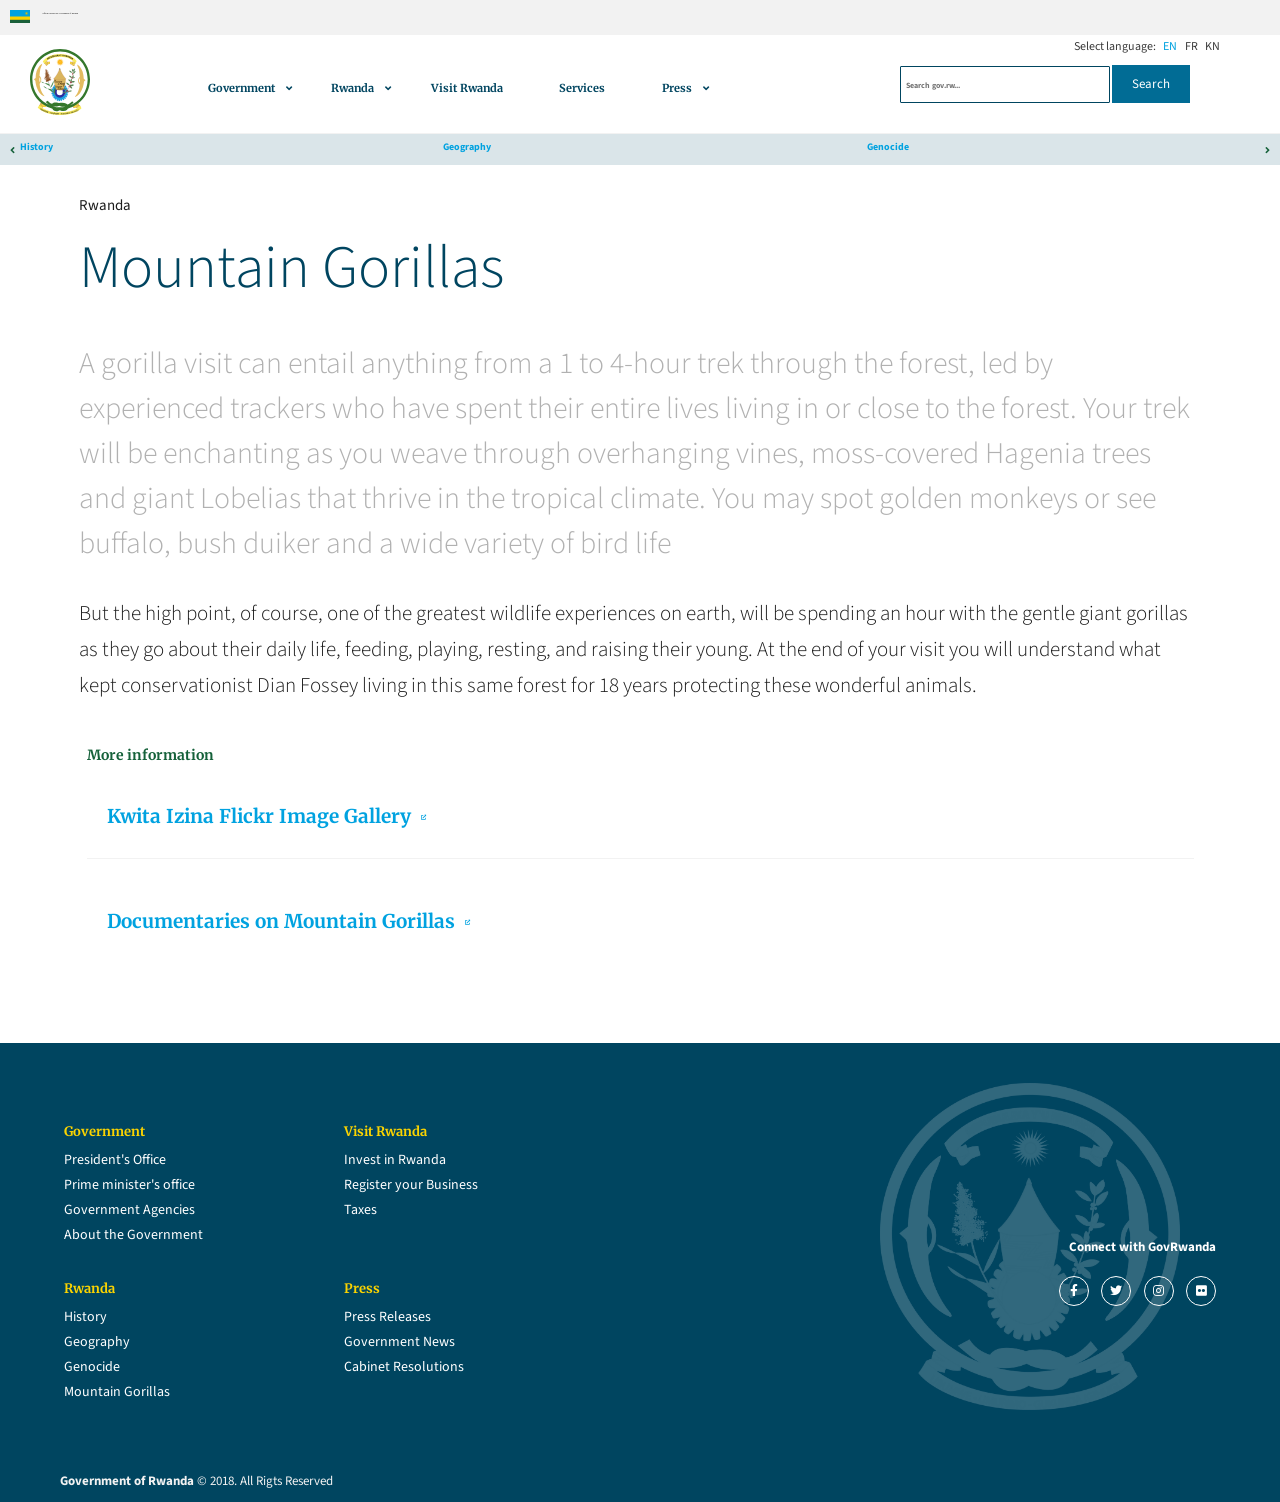
<file: gorillas.html>
<!DOCTYPE html><html lang="en"> <head> <meta charset="UTF-8"> <meta name="viewport" content="width=device-width, initial-scale=1.0,maximum-scale=1,user-scalable=no"> <meta http-equiv="X-UA-Compatible" content="ie=edge"> <title>Government of Rwanda</title>  <link rel="stylesheet" href="https://use.fontawesome.com/releases/v5.4.1/css/all.css" integrity="sha384-5sAR7xN1Nv6T6+dT2mhtzEpVJvfS3NScPQTrOxhwjIuvcA67KV2R5Jz6kr4abQsz" crossorigin="anonymous"> <link href="https://fonts.googleapis.com/css?family=Merriweather:400,700|Source+Sans+Pro:300,400,700" rel="stylesheet"> <link rel="stylesheet" href="main.79d1c277.css"> </head> <body> <header class="header"> <div class="header__top"> <img src="rwanda-flag-1.ea7fd29d.png" alt="" class="header__top__img"> <span class="header__top__caption">Official Website the Government of Rwanda</span> </div> <nav class="navigation"> <div class="languages"> <span>Select language: </span> <span class="active">EN</span> <span>FR</span> <span>KN</span> </div> <div class="site-logo"> <a href="index.html"> <img src="emblem.a1fdc746.svg" alt="" class="site-logo__img"> </a> </div> <div class="menu__button"> <span class="menu__icon"> <i class="fas fa-bars"></i> </span> </div> <div class="mobile-nav"> <div class="menu__close"> <i class="fas fa-times icon"></i> <span class="handler">Close</span> </div> <ul class="menu"> <li class="menu__item menu__item--with-submenu"> <a href="#" class="menu__link">Government</a> <span class="menu__link__icon"><i class="fas fa-angle-down"></i></span> <ul class="submenu"> <li class="submenu__item"> <a href="http://paulkagame.rw/" class="menu__link" target="_blank">President's Office</a> </li> <li class="submenu__item"> <a href="http://primature.gov.rw/" class="menu__link" target="_blank">Prime Minister's Office</a> </li> <li class="submenu__item"> <a href="government.html" class="menu__link">About the Government</a> </li> <li class="submenu__item"> <a href="agencies.html" class="menu__link">Government Agencies</a> </li> </ul> </li> <li class="menu__item menu__item--with-submenu"> <a href="#" class="menu__link">Rwanda</a> <span class="menu__link__icon"><i class="fas fa-angle-down"></i></span> <ul class="submenu"> <li class="submenu__item"> <a href="history.html" class="menu__link">History</a> </li> <li class="submenu__item"> <a href="geography.html" class="menu__link">Geography</a> </li> <li class="submenu__item"> <a href="genocide.html" class="menu__link">Genocide</a> </li> <li class="submenu__item"> <a href="gorillas.html" class="menu__link">Mountain Gorillas</a> </li> </ul> </li> <li class="menu__item"> <a href="http://visitrwanda.com/" class="menu__link" target="_blank">Visit Rwanda</a> </li> <li class="menu__item"> <a href="services.html" class="menu__link">Services</a> </li> <li class="menu__item menu__item--with-submenu"> <a href="#" class="menu__link">Press</a> <span class="menu__link__icon"><i class="fas fa-angle-down"></i></span> <ul class="submenu"> <li class="submenu__item"> <a href="#" class="menu__link">Press Releases</a> </li> <li class="submenu__item"> <a href="news.html" class="menu__link">Government News</a> </li> <li class="submenu__item"> <a href="#" class="menu__link">Cabinet Resolutions</a> </li> </ul> </li> </ul> <form action="/" class="form search-form" method="GET"> <input type="text" name="q" class="search-form__input" placeholder="Search gov.rw..."> <input type="submit" value="Search" class="btn btn--submit search-form__submit"> </form> </div>  </nav> </header> <nav class="in-page-nav swiper-container"> <ul class="swiper-wrapper"> <li class="swiper-slide"> <a href="history.html"> History </a> </li>  <li class="swiper-slide"> <a href="geography.html"> Geography </a> </li>  <li class="swiper-slide"> <a href="genocide.html"> Genocide </a> </li>  <li class="swiper-slide"> <a href="gorillas.html"> Mountain Gorillas </a> </li>  </ul>  <span class="in-page-nav__nav in-page-nav__prev"> <i class="fas fa-angle-left"></i> </span> <span class="in-page-nav__nav in-page-nav__next"> <i class="fas fa-angle-right"></i> </span> </nav> <section class="section m-top"> <div class="container is-fluid"> <div class="columns"> <div class="column"> <div class="generic-content"> <h3 class="content-category"> Rwanda </h3> <h2 class="content-main-title"> Mountain Gorillas </h2> <p class="content-intro-paragraph"> A gorilla visit can entail anything from a 1 to 4-hour trek through the forest, led by experienced trackers who have spent their entire lives living in or close to the forest. Your trek will be enchanting as you weave through overhanging vines, moss-covered Hagenia trees and giant Lobelias that thrive in the tropical climate. You may spot golden monkeys or see buffalo, bush duiker and a wide variety of bird life </p> <p> But the high point, of course, one of the greatest wildlife experiences on earth, will be spending an hour with the gentle giant gorillas as they go about their daily life, feeding, playing, resting, and raising their young. At the end of your visit you will understand what kept conservationist Dian Fossey living in this same forest for 18 years protecting these wonderful animals. </p> </div> <div class="column generic-content"> <h3 class="content-section-title">More information</h3> <div class="entity"> <a href="https://www.flickr.com/photos/kwitaizina/albums" class="entity__title"> <h3> Kwita Izina Flickr Image Gallery </h3> <span class="icon"> <i class="fas fa-external-link-alt"></i> </span> </a> </div>  <div class="entity"> <a href="https://www.youtube.com/user/kwitizina/videos" class="entity__title"> <h3> Documentaries on Mountain Gorillas </h3> <span class="icon"> <i class="fas fa-external-link-alt"></i> </span> </a> </div>   </div> </div> </div> </div> </section> <footer class="footer"> <img src="logo-inverted.6d566c33.png" alt="" class="footer__bg-overlay"> <div class="container"> <div class="level"> <div class="level-left"> <div class="columns is-multiline is-mobile"> <div class="column is-half"> <h3 class="footer__heading">Government</h3> <ul class="footer__navlist"> <li><a href="http://paulkagame.rw/">President's Office</a></li> <li><a href="http://primature.gov.rw/">Prime minister's office</a></li> <li><a href="agencies.html">Government Agencies</a></li> <li><a href="government.html">About the Government</a></li> </ul> </div> <div class="column is-half"> <h3 class="footer__heading">Visit Rwanda</h3> <ul class="footer__navlist"> <li><a href="http://rdb.rw">Invest in Rwanda</a></li> <li><a href="#">Register your Business</a></li> <li><a href="#">Taxes</a></li> </ul> </div> <div class="column is-half"> <h3 class="footer__heading">Rwanda</h3> <ul class="footer__navlist"> <li><a href="history.html">History</a></li> <li><a href="geography.html">Geography</a></li> <li><a href="genocide.html">Genocide</a></li> <li><a href="gorillas.html">Mountain Gorillas</a></li> </ul> </div> <div class="column is-half"> <h3 class="footer__heading">Press</h3> <ul class="footer__navlist"> <li><a href="">Press Releases</a></li> <li><a href="">Government News</a></li> <li><a href="">Cabinet Resolutions</a></li> </ul> </div> </div> </div> <div class="level-right"> <div class="icons-list icons-list--horizontal white"> <h3 class="icons-list__handle">Connect with GovRwanda</h3> <span class="icons-list__icon"><i class="fab fa-facebook-f"></i></span> <span class="icons-list__icon"><i class="fab fa-twitter"></i></span> <span class="icons-list__icon"><i class="fab fa-instagram"></i></span> <span class="icons-list__icon"><i class="fab fa-flickr"></i></span> </div> </div> </div> </div>  <p class="footer__beneath"><strong>Government of Rwanda</strong> &copy; 2018. All Rigts Reserved</p> </footer> <script src="code.21f3539e.js"></script></body></html>
</file>
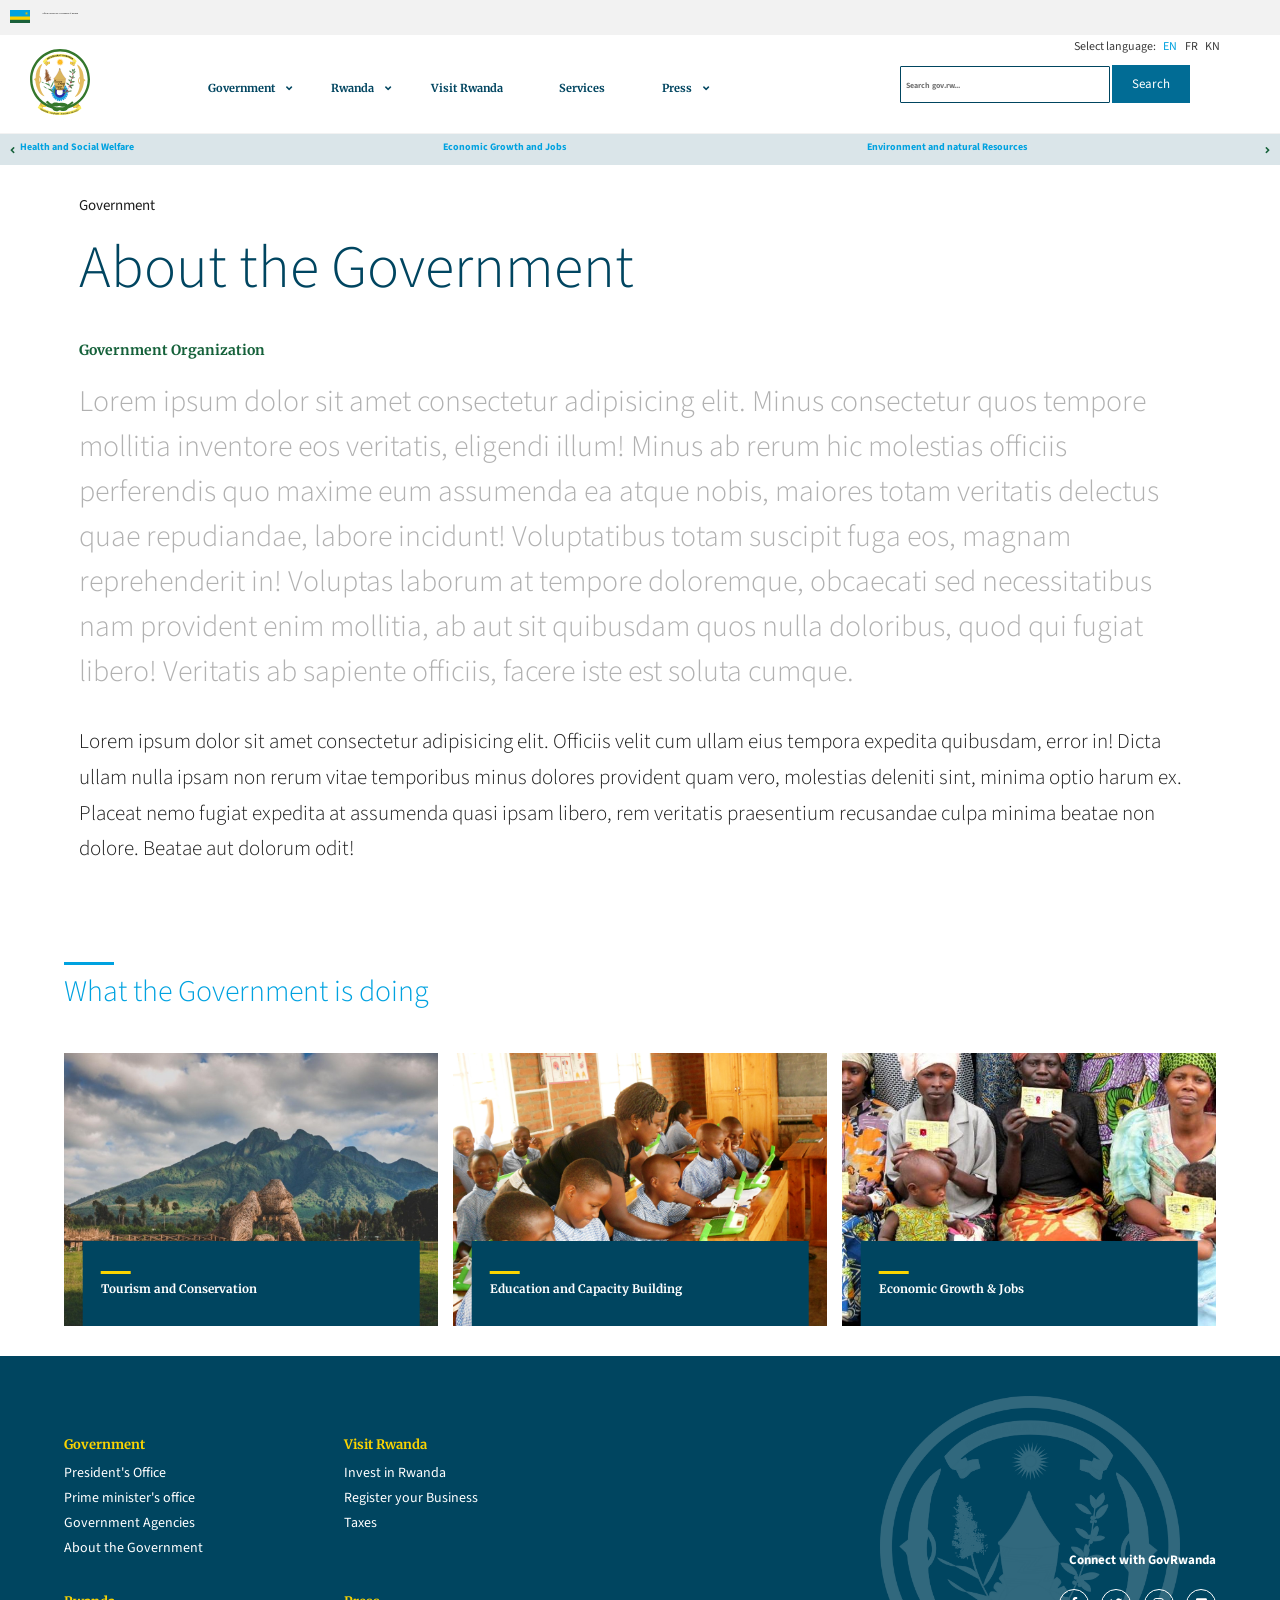
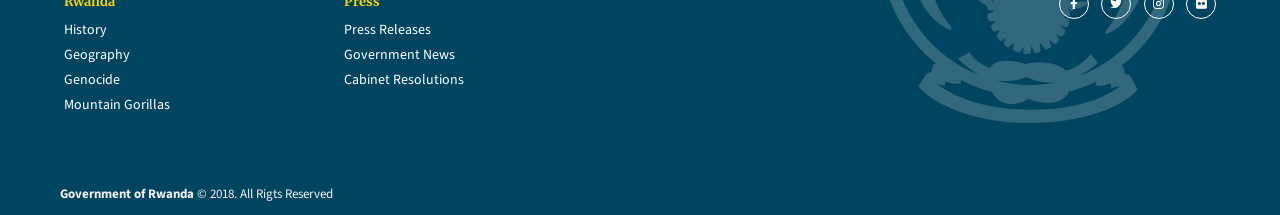
<file: government.html>
<!DOCTYPE html><html lang="en"> <head> <meta charset="UTF-8"> <meta name="viewport" content="width=device-width, initial-scale=1.0,maximum-scale=1,user-scalable=no"> <meta http-equiv="X-UA-Compatible" content="ie=edge"> <title>Government of Rwanda</title>  <link rel="stylesheet" href="https://use.fontawesome.com/releases/v5.4.1/css/all.css" integrity="sha384-5sAR7xN1Nv6T6+dT2mhtzEpVJvfS3NScPQTrOxhwjIuvcA67KV2R5Jz6kr4abQsz" crossorigin="anonymous"> <link href="https://fonts.googleapis.com/css?family=Merriweather:400,700|Source+Sans+Pro:300,400,700" rel="stylesheet"> <link rel="stylesheet" href="main.79d1c277.css"> </head> <body> <header class="header"> <div class="header__top"> <img src="rwanda-flag-1.ea7fd29d.png" alt="" class="header__top__img"> <span class="header__top__caption">Official Website the Government of Rwanda</span> </div> <nav class="navigation"> <div class="languages"> <span>Select language: </span> <span class="active">EN</span> <span>FR</span> <span>KN</span> </div> <div class="site-logo"> <a href="index.html"> <img src="emblem.a1fdc746.svg" alt="" class="site-logo__img"> </a> </div> <div class="menu__button"> <span class="menu__icon"> <i class="fas fa-bars"></i> </span> </div> <div class="mobile-nav"> <div class="menu__close"> <i class="fas fa-times icon"></i> <span class="handler">Close</span> </div> <ul class="menu"> <li class="menu__item menu__item--with-submenu"> <a href="#" class="menu__link">Government</a> <span class="menu__link__icon"><i class="fas fa-angle-down"></i></span> <ul class="submenu"> <li class="submenu__item"> <a href="http://paulkagame.rw/" class="menu__link" target="_blank">President's Office</a> </li> <li class="submenu__item"> <a href="http://primature.gov.rw/" class="menu__link" target="_blank">Prime Minister's Office</a> </li> <li class="submenu__item"> <a href="government.html" class="menu__link">About the Government</a> </li> <li class="submenu__item"> <a href="agencies.html" class="menu__link">Government Agencies</a> </li> </ul> </li> <li class="menu__item menu__item--with-submenu"> <a href="#" class="menu__link">Rwanda</a> <span class="menu__link__icon"><i class="fas fa-angle-down"></i></span> <ul class="submenu"> <li class="submenu__item"> <a href="history.html" class="menu__link">History</a> </li> <li class="submenu__item"> <a href="geography.html" class="menu__link">Geography</a> </li> <li class="submenu__item"> <a href="genocide.html" class="menu__link">Genocide</a> </li> <li class="submenu__item"> <a href="gorillas.html" class="menu__link">Mountain Gorillas</a> </li> </ul> </li> <li class="menu__item"> <a href="http://visitrwanda.com/" class="menu__link" target="_blank">Visit Rwanda</a> </li> <li class="menu__item"> <a href="services.html" class="menu__link">Services</a> </li> <li class="menu__item menu__item--with-submenu"> <a href="#" class="menu__link">Press</a> <span class="menu__link__icon"><i class="fas fa-angle-down"></i></span> <ul class="submenu"> <li class="submenu__item"> <a href="#" class="menu__link">Press Releases</a> </li> <li class="submenu__item"> <a href="news.html" class="menu__link">Government News</a> </li> <li class="submenu__item"> <a href="#" class="menu__link">Cabinet Resolutions</a> </li> </ul> </li> </ul> <form action="/" class="form search-form" method="GET"> <input type="text" name="q" class="search-form__input" placeholder="Search gov.rw..."> <input type="submit" value="Search" class="btn btn--submit search-form__submit"> </form> </div>  </nav> </header> <nav class="in-page-nav swiper-container"> <ul class="swiper-wrapper"> <li class="swiper-slide"> <a href="#"> Health and Social Welfare </a> </li>  <li class="swiper-slide"> <a href="economy.html"> Economic Growth and Jobs </a> </li>  <li class="swiper-slide"> <a href="#"> Environment and natural Resources </a> </li>  <li class="swiper-slide"> <a href="#"> Infrastructure & ICT </a> </li>  <li class="swiper-slide"> <a href="education.html"> Education and Capacity Building </a> </li>  <li class="swiper-slide"> <a href="#"> Justice & Reconciliation </a> </li>  <li class="swiper-slide"> <a href="#"> Governance & Home-Grown Solutions </a> </li>  <li class="swiper-slide"> <a href="#"> Security & Peacebuilding </a> </li>  <li class="swiper-slide"> <a href="#"> International Affairs and Cooperation, Regional Integration </a> </li>  <li class="swiper-slide"> <a href="tourism.html"> Tourism & Conservation </a> </li>  <li class="swiper-slide"> <a href="#"> Youth, Sports and Culture </a> </li>  </ul>  <span class="in-page-nav__nav in-page-nav__prev"> <i class="fas fa-angle-left"></i> </span> <span class="in-page-nav__nav in-page-nav__next"> <i class="fas fa-angle-right"></i> </span> </nav> <section class="section m-top"> <div class="container is-fluid"> <div class="columns"> <div class="column"> <div class="generic-content"> <h3 class="content-category"> Government </h3> <h2 class="content-main-title"> About the Government </h2> <h3 class="content-section-title"> Government Organization </h3> <p class="content-intro-paragraph"> Lorem ipsum dolor sit amet consectetur adipisicing elit. Minus consectetur quos tempore mollitia inventore eos veritatis, eligendi illum! Minus ab rerum hic molestias officiis perferendis quo maxime eum assumenda ea atque nobis, maiores totam veritatis delectus quae repudiandae, labore incidunt! Voluptatibus totam suscipit fuga eos, magnam reprehenderit in! Voluptas laborum at tempore doloremque, obcaecati sed necessitatibus nam provident enim mollitia, ab aut sit quibusdam quos nulla doloribus, quod qui fugiat libero! Veritatis ab sapiente officiis, facere iste est soluta cumque. </p> <p> Lorem ipsum dolor sit amet consectetur adipisicing elit. Officiis velit cum ullam eius tempora expedita quibusdam, error in! Dicta ullam nulla ipsam non rerum vitae temporibus minus dolores provident quam vero, molestias deleniti sint, minima optio harum ex. Placeat nemo fugiat expedita at assumenda quasi ipsam libero, rem veritatis praesentium recusandae culpa minima beatae non dolore. Beatae aut dolorum odit! </p> </div>  </div> </div> </div> </section> <section class="section" id="section-2"> <div class="container"> <h2 class="section-header"> What the Government is doing </h2> <div class="columns is-multiline"> <div class="column is-one-third"> <div class="study-case"> <img src="hero-2.eeb35380.jpg" alt="" class="study-case__thumbnail"> <div class="study-case__description"> <h3 class="study-case__title"> Tourism and Conservation </h3> </div> </div>  </div>  <div class="column is-one-third"> <div class="study-case"> <img src="education.163fd215.jpg" alt="" class="study-case__thumbnail"> <div class="study-case__description"> <h3 class="study-case__title"> Education and Capacity Building </h3> </div> </div>  </div>  <div class="column is-one-third"> <div class="study-case"> <img src="health.310b7f70.jpg" alt="" class="study-case__thumbnail"> <div class="study-case__description"> <a href="economy.html"> <h3 class="study-case__title"> Economic Growth & Jobs </h3> </a> </div> </div>  </div>  </div> </div> </section> <footer class="footer"> <img src="logo-inverted.6d566c33.png" alt="" class="footer__bg-overlay"> <div class="container"> <div class="level"> <div class="level-left"> <div class="columns is-multiline is-mobile"> <div class="column is-half"> <h3 class="footer__heading">Government</h3> <ul class="footer__navlist"> <li><a href="http://paulkagame.rw/">President's Office</a></li> <li><a href="http://primature.gov.rw/">Prime minister's office</a></li> <li><a href="agencies.html">Government Agencies</a></li> <li><a href="government.html">About the Government</a></li> </ul> </div> <div class="column is-half"> <h3 class="footer__heading">Visit Rwanda</h3> <ul class="footer__navlist"> <li><a href="http://rdb.rw">Invest in Rwanda</a></li> <li><a href="#">Register your Business</a></li> <li><a href="#">Taxes</a></li> </ul> </div> <div class="column is-half"> <h3 class="footer__heading">Rwanda</h3> <ul class="footer__navlist"> <li><a href="history.html">History</a></li> <li><a href="geography.html">Geography</a></li> <li><a href="genocide.html">Genocide</a></li> <li><a href="gorillas.html">Mountain Gorillas</a></li> </ul> </div> <div class="column is-half"> <h3 class="footer__heading">Press</h3> <ul class="footer__navlist"> <li><a href="">Press Releases</a></li> <li><a href="">Government News</a></li> <li><a href="">Cabinet Resolutions</a></li> </ul> </div> </div> </div> <div class="level-right"> <div class="icons-list icons-list--horizontal white"> <h3 class="icons-list__handle">Connect with GovRwanda</h3> <span class="icons-list__icon"><i class="fab fa-facebook-f"></i></span> <span class="icons-list__icon"><i class="fab fa-twitter"></i></span> <span class="icons-list__icon"><i class="fab fa-instagram"></i></span> <span class="icons-list__icon"><i class="fab fa-flickr"></i></span> </div> </div> </div> </div>  <p class="footer__beneath"><strong>Government of Rwanda</strong> &copy; 2018. All Rigts Reserved</p> </footer> <script src="code.21f3539e.js"></script></body></html>
</file>
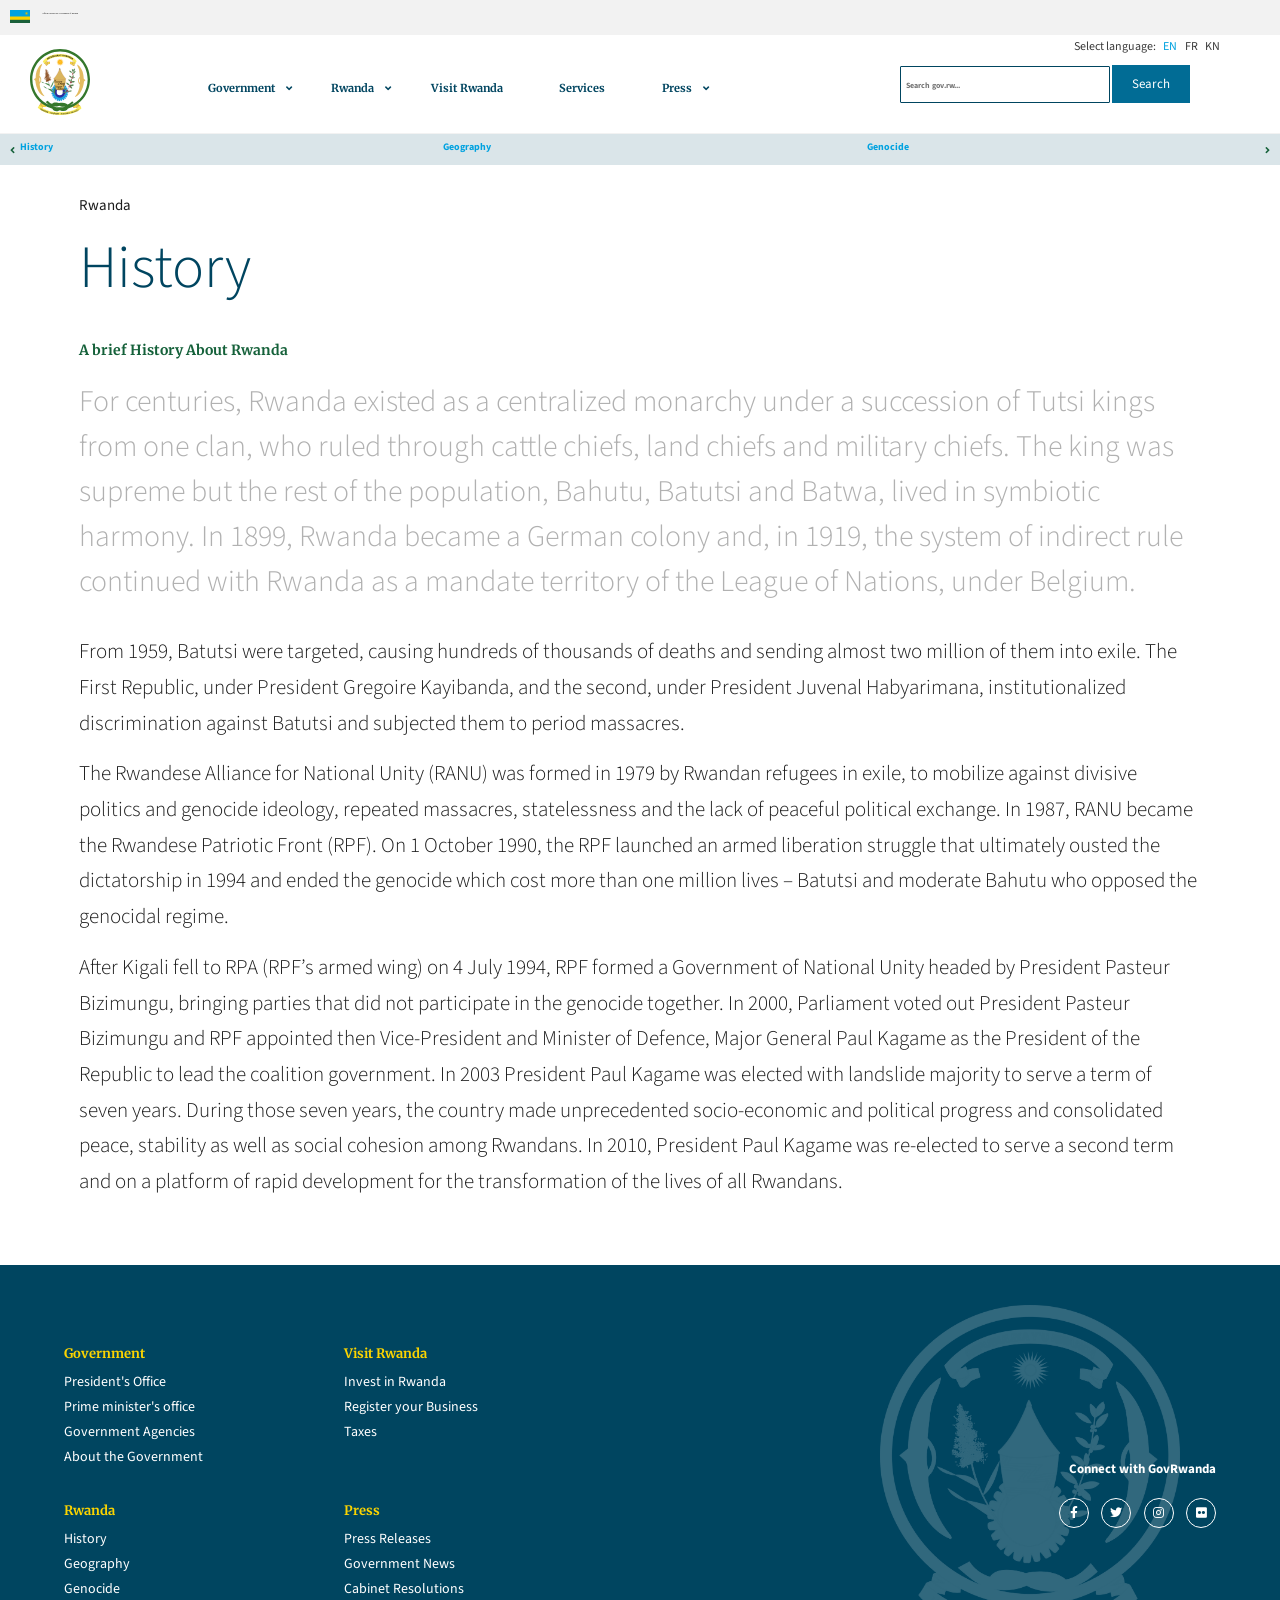
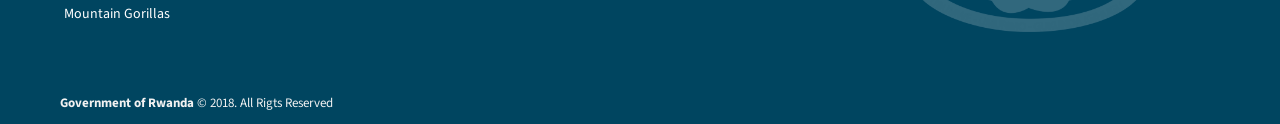
<file: history.html>
<!DOCTYPE html><html lang="en"> <head> <meta charset="UTF-8"> <meta name="viewport" content="width=device-width, initial-scale=1.0,maximum-scale=1,user-scalable=no"> <meta http-equiv="X-UA-Compatible" content="ie=edge"> <title>Government of Rwanda</title>  <link rel="stylesheet" href="https://use.fontawesome.com/releases/v5.4.1/css/all.css" integrity="sha384-5sAR7xN1Nv6T6+dT2mhtzEpVJvfS3NScPQTrOxhwjIuvcA67KV2R5Jz6kr4abQsz" crossorigin="anonymous"> <link href="https://fonts.googleapis.com/css?family=Merriweather:400,700|Source+Sans+Pro:300,400,700" rel="stylesheet"> <link rel="stylesheet" href="main.79d1c277.css"> </head> <body> <header class="header"> <div class="header__top"> <img src="rwanda-flag-1.ea7fd29d.png" alt="" class="header__top__img"> <span class="header__top__caption">Official Website the Government of Rwanda</span> </div> <nav class="navigation"> <div class="languages"> <span>Select language: </span> <span class="active">EN</span> <span>FR</span> <span>KN</span> </div> <div class="site-logo"> <a href="index.html"> <img src="emblem.a1fdc746.svg" alt="" class="site-logo__img"> </a> </div> <div class="menu__button"> <span class="menu__icon"> <i class="fas fa-bars"></i> </span> </div> <div class="mobile-nav"> <div class="menu__close"> <i class="fas fa-times icon"></i> <span class="handler">Close</span> </div> <ul class="menu"> <li class="menu__item menu__item--with-submenu"> <a href="#" class="menu__link">Government</a> <span class="menu__link__icon"><i class="fas fa-angle-down"></i></span> <ul class="submenu"> <li class="submenu__item"> <a href="http://paulkagame.rw/" class="menu__link" target="_blank">President's Office</a> </li> <li class="submenu__item"> <a href="http://primature.gov.rw/" class="menu__link" target="_blank">Prime Minister's Office</a> </li> <li class="submenu__item"> <a href="government.html" class="menu__link">About the Government</a> </li> <li class="submenu__item"> <a href="agencies.html" class="menu__link">Government Agencies</a> </li> </ul> </li> <li class="menu__item menu__item--with-submenu"> <a href="#" class="menu__link">Rwanda</a> <span class="menu__link__icon"><i class="fas fa-angle-down"></i></span> <ul class="submenu"> <li class="submenu__item"> <a href="history.html" class="menu__link">History</a> </li> <li class="submenu__item"> <a href="geography.html" class="menu__link">Geography</a> </li> <li class="submenu__item"> <a href="genocide.html" class="menu__link">Genocide</a> </li> <li class="submenu__item"> <a href="gorillas.html" class="menu__link">Mountain Gorillas</a> </li> </ul> </li> <li class="menu__item"> <a href="http://visitrwanda.com/" class="menu__link" target="_blank">Visit Rwanda</a> </li> <li class="menu__item"> <a href="services.html" class="menu__link">Services</a> </li> <li class="menu__item menu__item--with-submenu"> <a href="#" class="menu__link">Press</a> <span class="menu__link__icon"><i class="fas fa-angle-down"></i></span> <ul class="submenu"> <li class="submenu__item"> <a href="#" class="menu__link">Press Releases</a> </li> <li class="submenu__item"> <a href="news.html" class="menu__link">Government News</a> </li> <li class="submenu__item"> <a href="#" class="menu__link">Cabinet Resolutions</a> </li> </ul> </li> </ul> <form action="/" class="form search-form" method="GET"> <input type="text" name="q" class="search-form__input" placeholder="Search gov.rw..."> <input type="submit" value="Search" class="btn btn--submit search-form__submit"> </form> </div>  </nav> </header> <nav class="in-page-nav swiper-container"> <ul class="swiper-wrapper"> <li class="swiper-slide"> <a href="history.html"> History </a> </li>  <li class="swiper-slide"> <a href="geography.html"> Geography </a> </li>  <li class="swiper-slide"> <a href="genocide.html"> Genocide </a> </li>  <li class="swiper-slide"> <a href="gorillas.html"> Mountain Gorillas </a> </li>  </ul>  <span class="in-page-nav__nav in-page-nav__prev"> <i class="fas fa-angle-left"></i> </span> <span class="in-page-nav__nav in-page-nav__next"> <i class="fas fa-angle-right"></i> </span> </nav> <section class="section m-top"> <div class="container is-fluid"> <div class="columns"> <div class="column"> <div class="generic-content"> <h3 class="content-category"> Rwanda </h3> <h2 class="content-main-title"> History </h2> <h3 class="content-section-title"> A brief History About Rwanda </h3> <p class="content-intro-paragraph"> For centuries, Rwanda existed as a centralized monarchy under a succession of Tutsi kings from one clan, who ruled through cattle chiefs, land chiefs and military chiefs. The king was supreme but the rest of the population, Bahutu, Batutsi and Batwa, lived in symbiotic harmony. In 1899, Rwanda became a German colony and, in 1919, the system of indirect rule continued with Rwanda as a mandate territory of the League of Nations, under Belgium. </p> <p> From 1959, Batutsi were targeted, causing hundreds of thousands of deaths and sending almost two million of them into exile. The First Republic, under President Gregoire Kayibanda, and the second, under President Juvenal Habyarimana, institutionalized discrimination against Batutsi and subjected them to period massacres. </p> <p> The Rwandese Alliance for National Unity (RANU) was formed in 1979 by Rwandan refugees in exile, to mobilize against divisive politics and genocide ideology, repeated massacres, statelessness and the lack of peaceful political exchange. In 1987, RANU became the Rwandese Patriotic Front (RPF). On 1 October 1990, the RPF launched an armed liberation struggle that ultimately ousted the dictatorship in 1994 and ended the genocide which cost more than one million lives – Batutsi and moderate Bahutu who opposed the genocidal regime. </p> <p> After Kigali fell to RPA (RPF’s armed wing) on 4 July 1994, RPF formed a Government of National Unity headed by President Pasteur Bizimungu, bringing parties that did not participate in the genocide together. In 2000, Parliament voted out President Pasteur Bizimungu and RPF appointed then Vice-President and Minister of Defence, Major General Paul Kagame as the President of the Republic to lead the coalition government. In 2003 President Paul Kagame was elected with landslide majority to serve a term of seven years. During those seven years, the country made unprecedented socio-economic and political progress and consolidated peace, stability as well as social cohesion among Rwandans. In 2010, President Paul Kagame was re-elected to serve a second term and on a platform of rapid development for the transformation of the lives of all Rwandans. </p> </div>  </div> </div> </div> </section> <footer class="footer"> <img src="logo-inverted.6d566c33.png" alt="" class="footer__bg-overlay"> <div class="container"> <div class="level"> <div class="level-left"> <div class="columns is-multiline is-mobile"> <div class="column is-half"> <h3 class="footer__heading">Government</h3> <ul class="footer__navlist"> <li><a href="http://paulkagame.rw/">President's Office</a></li> <li><a href="http://primature.gov.rw/">Prime minister's office</a></li> <li><a href="agencies.html">Government Agencies</a></li> <li><a href="government.html">About the Government</a></li> </ul> </div> <div class="column is-half"> <h3 class="footer__heading">Visit Rwanda</h3> <ul class="footer__navlist"> <li><a href="http://rdb.rw">Invest in Rwanda</a></li> <li><a href="#">Register your Business</a></li> <li><a href="#">Taxes</a></li> </ul> </div> <div class="column is-half"> <h3 class="footer__heading">Rwanda</h3> <ul class="footer__navlist"> <li><a href="history.html">History</a></li> <li><a href="geography.html">Geography</a></li> <li><a href="genocide.html">Genocide</a></li> <li><a href="gorillas.html">Mountain Gorillas</a></li> </ul> </div> <div class="column is-half"> <h3 class="footer__heading">Press</h3> <ul class="footer__navlist"> <li><a href="">Press Releases</a></li> <li><a href="">Government News</a></li> <li><a href="">Cabinet Resolutions</a></li> </ul> </div> </div> </div> <div class="level-right"> <div class="icons-list icons-list--horizontal white"> <h3 class="icons-list__handle">Connect with GovRwanda</h3> <span class="icons-list__icon"><i class="fab fa-facebook-f"></i></span> <span class="icons-list__icon"><i class="fab fa-twitter"></i></span> <span class="icons-list__icon"><i class="fab fa-instagram"></i></span> <span class="icons-list__icon"><i class="fab fa-flickr"></i></span> </div> </div> </div> </div>  <p class="footer__beneath"><strong>Government of Rwanda</strong> &copy; 2018. All Rigts Reserved</p> </footer> <script src="code.21f3539e.js"></script></body></html>
</file>
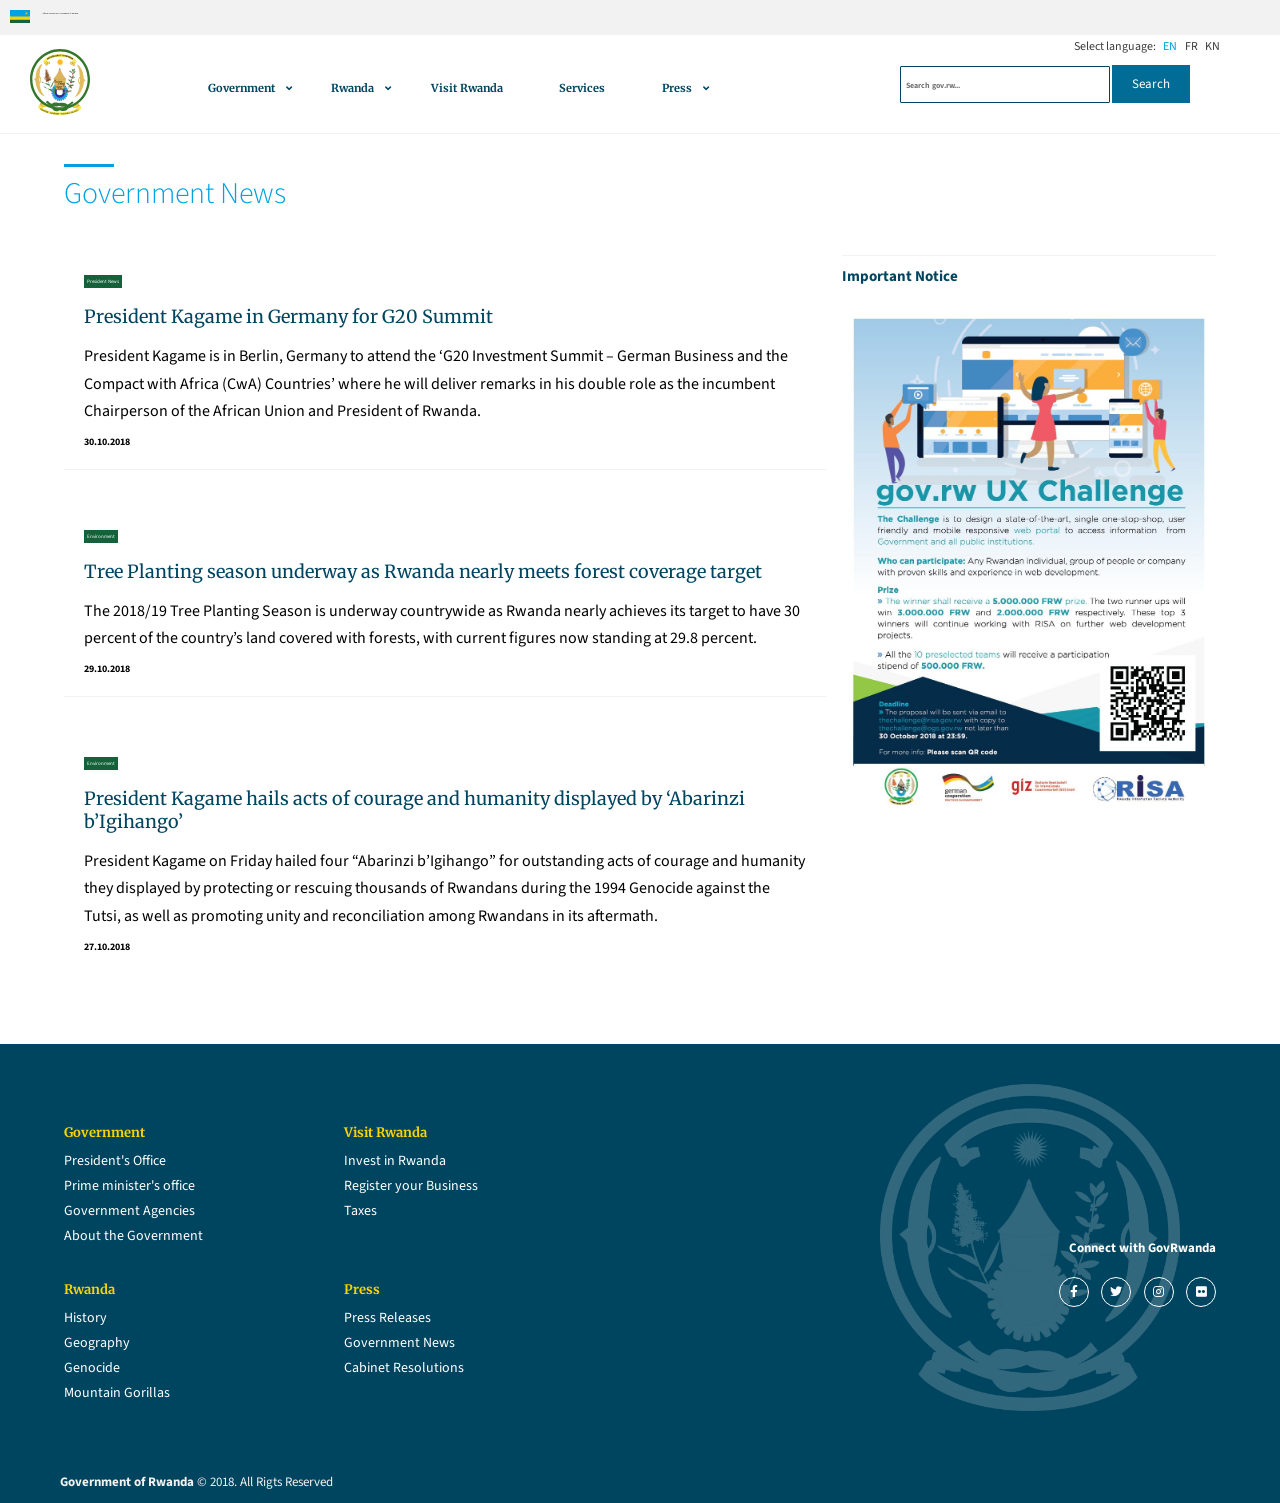
<file: news.html>
<!DOCTYPE html><html lang="en"> <head> <meta charset="UTF-8"> <meta name="viewport" content="width=device-width, initial-scale=1.0,maximum-scale=1,user-scalable=no"> <meta http-equiv="X-UA-Compatible" content="ie=edge"> <title>Government of Rwanda</title>  <link rel="stylesheet" href="https://use.fontawesome.com/releases/v5.4.1/css/all.css" integrity="sha384-5sAR7xN1Nv6T6+dT2mhtzEpVJvfS3NScPQTrOxhwjIuvcA67KV2R5Jz6kr4abQsz" crossorigin="anonymous"> <link href="https://fonts.googleapis.com/css?family=Merriweather:400,700|Source+Sans+Pro:300,400,700" rel="stylesheet"> <link rel="stylesheet" href="main.79d1c277.css"> <link rel="stylesheet" href="code.79d1c277.css"></head> <body> <header class="header"> <div class="header__top"> <img src="rwanda-flag-1.ea7fd29d.png" alt="" class="header__top__img"> <span class="header__top__caption">Official Website the Government of Rwanda</span> </div> <nav class="navigation"> <div class="languages"> <span>Select language: </span> <span class="active">EN</span> <span>FR</span> <span>KN</span> </div> <div class="site-logo"> <a href="index.html"> <img src="emblem.a1fdc746.svg" alt="" class="site-logo__img"> </a> </div> <div class="menu__button"> <span class="menu__icon"> <i class="fas fa-bars"></i> </span> </div> <div class="mobile-nav"> <div class="menu__close"> <i class="fas fa-times icon"></i> <span class="handler">Close</span> </div> <ul class="menu"> <li class="menu__item menu__item--with-submenu"> <a href="#" class="menu__link">Government</a> <span class="menu__link__icon"><i class="fas fa-angle-down"></i></span> <ul class="submenu"> <li class="submenu__item"> <a href="http://paulkagame.rw/" class="menu__link" target="_blank">President's Office</a> </li> <li class="submenu__item"> <a href="http://primature.gov.rw/" class="menu__link" target="_blank">Prime Minister's Office</a> </li> <li class="submenu__item"> <a href="government.html" class="menu__link">About the Government</a> </li> <li class="submenu__item"> <a href="agencies.html" class="menu__link">Government Agencies</a> </li> </ul> </li> <li class="menu__item menu__item--with-submenu"> <a href="#" class="menu__link">Rwanda</a> <span class="menu__link__icon"><i class="fas fa-angle-down"></i></span> <ul class="submenu"> <li class="submenu__item"> <a href="history.html" class="menu__link">History</a> </li> <li class="submenu__item"> <a href="geography.html" class="menu__link">Geography</a> </li> <li class="submenu__item"> <a href="genocide.html" class="menu__link">Genocide</a> </li> <li class="submenu__item"> <a href="gorillas.html" class="menu__link">Mountain Gorillas</a> </li> </ul> </li> <li class="menu__item"> <a href="http://visitrwanda.com/" class="menu__link" target="_blank">Visit Rwanda</a> </li> <li class="menu__item"> <a href="services.html" class="menu__link">Services</a> </li> <li class="menu__item menu__item--with-submenu"> <a href="#" class="menu__link">Press</a> <span class="menu__link__icon"><i class="fas fa-angle-down"></i></span> <ul class="submenu"> <li class="submenu__item"> <a href="#" class="menu__link">Press Releases</a> </li> <li class="submenu__item"> <a href="news.html" class="menu__link">Government News</a> </li> <li class="submenu__item"> <a href="#" class="menu__link">Cabinet Resolutions</a> </li> </ul> </li> </ul> <form action="/" class="form search-form" method="GET"> <input type="text" name="q" class="search-form__input" placeholder="Search gov.rw..."> <input type="submit" value="Search" class="btn btn--submit search-form__submit"> </form> </div>  </nav> </header> <section class="section m-top"> <div class="container"> <h2 class="section-header"> Government News </h2> <div class="columns"> <div class="column is-two-thirds"> <div class="news-card"> <div class="news-card__description"> <a href="#" class="news-card__label"> President News </a>  <a href="#"> <h3 class="news-card__title"> President Kagame in Germany for G20 Summit </h3> </a>  <div class="news-card__meta"> <p class="news-card__excerpt"> President Kagame is in Berlin, Germany to attend the ‘G20 Investment Summit – German Business and the Compact with Africa (CwA) Countries’ where he will deliver remarks in his double role as the incumbent Chairperson of the African Union and President of Rwanda. </p> <span class="news-card__date"> 30.10.2018 </span> </div>  </div> </div>  <div class="news-card"> <div class="news-card__description"> <a href="#" class="news-card__label"> Environment </a>  <a href="#"> <h3 class="news-card__title"> Tree Planting season underway as Rwanda nearly meets forest coverage target </h3> </a>  <div class="news-card__meta"> <p class="news-card__excerpt"> The 2018/19 Tree Planting Season is underway countrywide as Rwanda nearly achieves its target to have 30 percent of the country’s land covered with forests, with current figures now standing at 29.8 percent. </p> <span class="news-card__date"> 29.10.2018 </span> </div>  </div> </div>  <div class="news-card"> <div class="news-card__description"> <a href="#" class="news-card__label"> Environment </a>  <a href="#"> <h3 class="news-card__title"> President Kagame hails acts of courage and humanity displayed by ‘Abarinzi b’Igihango’ </h3> </a>  <div class="news-card__meta"> <p class="news-card__excerpt"> President Kagame on Friday hailed four “Abarinzi b’Igihango” for outstanding acts of courage and humanity they displayed by protecting or rescuing thousands of Rwandans during the 1994 Genocide against the Tutsi, as well as promoting unity and reconciliation among Rwandans in its aftermath. </p> <span class="news-card__date"> 27.10.2018 </span> </div>  </div> </div>  </div>  <div class="column is-one-third"> <div class="cta--img"> <h3 class="cta__title"> Important Notice </h3> <img src="challenge.7b0608ea.jpg" alt=""> </div> </div> </div>  </div>  </section> <footer class="footer"> <img src="logo-inverted.6d566c33.png" alt="" class="footer__bg-overlay"> <div class="container"> <div class="level"> <div class="level-left"> <div class="columns is-multiline is-mobile"> <div class="column is-half"> <h3 class="footer__heading">Government</h3> <ul class="footer__navlist"> <li><a href="http://paulkagame.rw/">President's Office</a></li> <li><a href="http://primature.gov.rw/">Prime minister's office</a></li> <li><a href="agencies.html">Government Agencies</a></li> <li><a href="government.html">About the Government</a></li> </ul> </div> <div class="column is-half"> <h3 class="footer__heading">Visit Rwanda</h3> <ul class="footer__navlist"> <li><a href="http://rdb.rw">Invest in Rwanda</a></li> <li><a href="#">Register your Business</a></li> <li><a href="#">Taxes</a></li> </ul> </div> <div class="column is-half"> <h3 class="footer__heading">Rwanda</h3> <ul class="footer__navlist"> <li><a href="history.html">History</a></li> <li><a href="geography.html">Geography</a></li> <li><a href="genocide.html">Genocide</a></li> <li><a href="gorillas.html">Mountain Gorillas</a></li> </ul> </div> <div class="column is-half"> <h3 class="footer__heading">Press</h3> <ul class="footer__navlist"> <li><a href="">Press Releases</a></li> <li><a href="">Government News</a></li> <li><a href="">Cabinet Resolutions</a></li> </ul> </div> </div> </div> <div class="level-right"> <div class="icons-list icons-list--horizontal white"> <h3 class="icons-list__handle">Connect with GovRwanda</h3> <span class="icons-list__icon"><i class="fab fa-facebook-f"></i></span> <span class="icons-list__icon"><i class="fab fa-twitter"></i></span> <span class="icons-list__icon"><i class="fab fa-instagram"></i></span> <span class="icons-list__icon"><i class="fab fa-flickr"></i></span> </div> </div> </div> </div>  <p class="footer__beneath"><strong>Government of Rwanda</strong> &copy; 2018. All Rigts Reserved</p> </footer> <script src="code.21f3539e.js"></script></body></html>
</file>
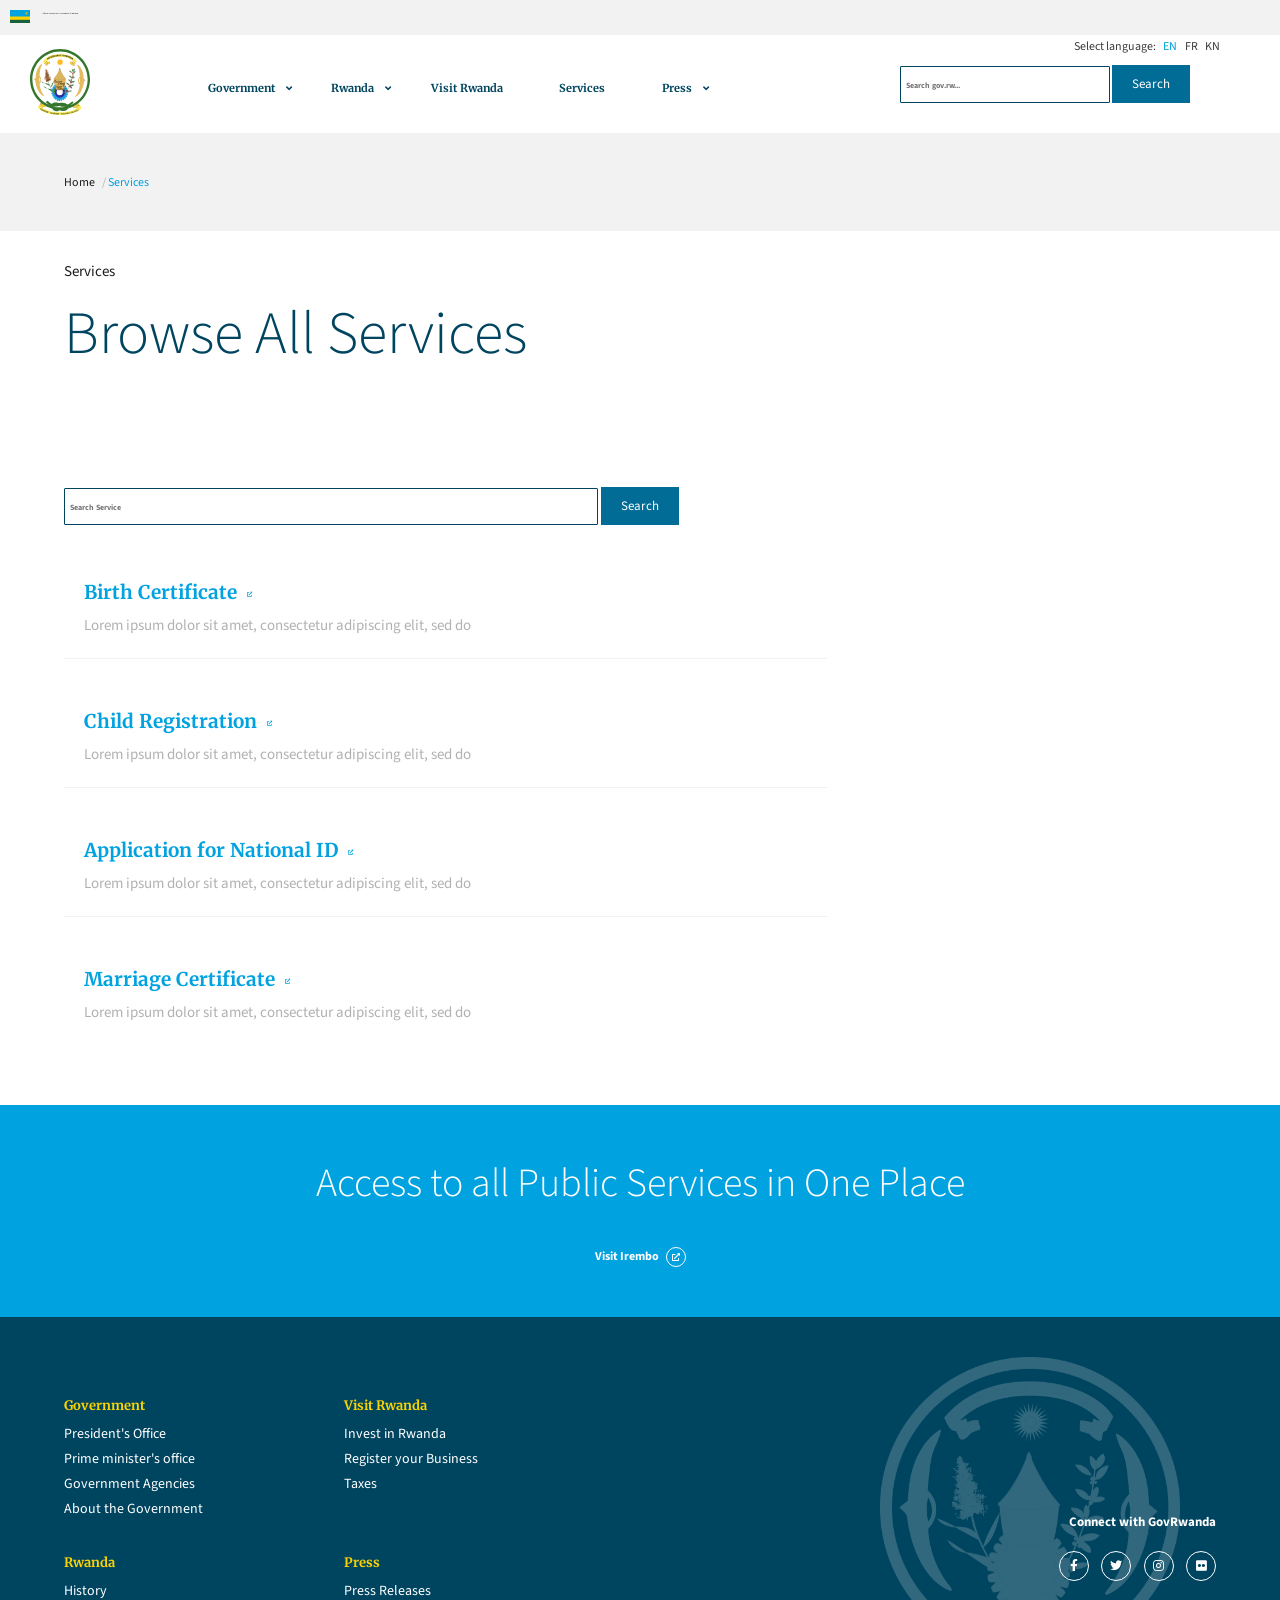
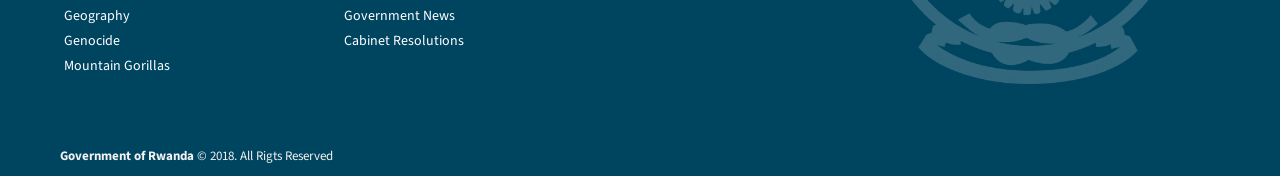
<file: services.html>
<!DOCTYPE html><html lang="en"> <head> <meta charset="UTF-8"> <meta name="viewport" content="width=device-width, initial-scale=1.0,maximum-scale=1,user-scalable=no"> <meta http-equiv="X-UA-Compatible" content="ie=edge"> <title>Government of Rwanda</title>  <link rel="stylesheet" href="https://use.fontawesome.com/releases/v5.4.1/css/all.css" integrity="sha384-5sAR7xN1Nv6T6+dT2mhtzEpVJvfS3NScPQTrOxhwjIuvcA67KV2R5Jz6kr4abQsz" crossorigin="anonymous"> <link href="https://fonts.googleapis.com/css?family=Merriweather:400,700|Source+Sans+Pro:300,400,700" rel="stylesheet"> <link rel="stylesheet" href="main.79d1c277.css"> </head> <body> <header class="header"> <div class="header__top"> <img src="rwanda-flag-1.ea7fd29d.png" alt="" class="header__top__img"> <span class="header__top__caption">Official Website the Government of Rwanda</span> </div> <nav class="navigation"> <div class="languages"> <span>Select language: </span> <span class="active">EN</span> <span>FR</span> <span>KN</span> </div> <div class="site-logo"> <a href="index.html"> <img src="emblem.a1fdc746.svg" alt="" class="site-logo__img"> </a> </div> <div class="menu__button"> <span class="menu__icon"> <i class="fas fa-bars"></i> </span> </div> <div class="mobile-nav"> <div class="menu__close"> <i class="fas fa-times icon"></i> <span class="handler">Close</span> </div> <ul class="menu"> <li class="menu__item menu__item--with-submenu"> <a href="#" class="menu__link">Government</a> <span class="menu__link__icon"><i class="fas fa-angle-down"></i></span> <ul class="submenu"> <li class="submenu__item"> <a href="http://paulkagame.rw/" class="menu__link" target="_blank">President's Office</a> </li> <li class="submenu__item"> <a href="http://primature.gov.rw/" class="menu__link" target="_blank">Prime Minister's Office</a> </li> <li class="submenu__item"> <a href="government.html" class="menu__link">About the Government</a> </li> <li class="submenu__item"> <a href="agencies.html" class="menu__link">Government Agencies</a> </li> </ul> </li> <li class="menu__item menu__item--with-submenu"> <a href="#" class="menu__link">Rwanda</a> <span class="menu__link__icon"><i class="fas fa-angle-down"></i></span> <ul class="submenu"> <li class="submenu__item"> <a href="history.html" class="menu__link">History</a> </li> <li class="submenu__item"> <a href="geography.html" class="menu__link">Geography</a> </li> <li class="submenu__item"> <a href="genocide.html" class="menu__link">Genocide</a> </li> <li class="submenu__item"> <a href="gorillas.html" class="menu__link">Mountain Gorillas</a> </li> </ul> </li> <li class="menu__item"> <a href="http://visitrwanda.com/" class="menu__link" target="_blank">Visit Rwanda</a> </li> <li class="menu__item"> <a href="services.html" class="menu__link">Services</a> </li> <li class="menu__item menu__item--with-submenu"> <a href="#" class="menu__link">Press</a> <span class="menu__link__icon"><i class="fas fa-angle-down"></i></span> <ul class="submenu"> <li class="submenu__item"> <a href="#" class="menu__link">Press Releases</a> </li> <li class="submenu__item"> <a href="news.html" class="menu__link">Government News</a> </li> <li class="submenu__item"> <a href="#" class="menu__link">Cabinet Resolutions</a> </li> </ul> </li> </ul> <form action="/" class="form search-form" method="GET"> <input type="text" name="q" class="search-form__input" placeholder="Search gov.rw..."> <input type="submit" value="Search" class="btn btn--submit search-form__submit"> </form> </div>  </nav> </header> <section class="section page-header m-top"> <div class="container"> <nav class="breadcrumb"> <ul> <li> <a href="#"> Home </a> </li> <li class="active"> <a href="#"> Services </a> </li> </ul> </nav> </div>  </section>  <section class="section"> <div class="container generic-content"> <h3 class="content-category"> Services </h3> <h2 class="content-main-title"> Browse All Services </h2> </div> </section> <section class="section"> <div class="container"> <div class="columns"> <div class="column is-two-thirds"> <form action="/" class="form search-form" method="POST"> <input type="text" class="search-form__input" placeholder="Search Service"> <input type="submit" value="Search" class="btn btn--submit search-form__submit"> </form> </div> </div>  <div class="columns"> <div class="column is-two-thirds"> <div class="entity"> <a href="#" class="entity__title"> <h3> Birth Certificate </h3> <span class="icon"> <i class="fas fa-external-link-alt"></i> </span> </a> <p class="entity__description"> Lorem ipsum dolor sit amet, consectetur adipiscing elit, sed do </p> </div>  <div class="entity"> <a href="#" class="entity__title"> <h3> Child Registration </h3> <span class="icon"> <i class="fas fa-external-link-alt"></i> </span> </a> <p class="entity__description"> Lorem ipsum dolor sit amet, consectetur adipiscing elit, sed do </p> </div>  <div class="entity"> <a href="#" class="entity__title"> <h3> Application for National ID </h3> <span class="icon"> <i class="fas fa-external-link-alt"></i> </span> </a> <p class="entity__description"> Lorem ipsum dolor sit amet, consectetur adipiscing elit, sed do </p> </div>  <div class="entity"> <a href="#" class="entity__title"> <h3> Marriage Certificate </h3> <span class="icon"> <i class="fas fa-external-link-alt"></i> </span> </a> <p class="entity__description"> Lorem ipsum dolor sit amet, consectetur adipiscing elit, sed do </p> </div>  </div> </div> </div>  </section> <section class="section cta"> <div class="container white text-centered"> <h2> Access to all Public Services in One Place </h2> <a href="#" class="link link--with-icon link--with-icon--white"> <span class="text"> Visit Irembo </span> <span class="icon white"> <i class="fas fa-external-link-alt"></i> </span> </a> </div> </section> <footer class="footer"> <img src="logo-inverted.6d566c33.png" alt="" class="footer__bg-overlay"> <div class="container"> <div class="level"> <div class="level-left"> <div class="columns is-multiline is-mobile"> <div class="column is-half"> <h3 class="footer__heading">Government</h3> <ul class="footer__navlist"> <li><a href="http://paulkagame.rw/">President's Office</a></li> <li><a href="http://primature.gov.rw/">Prime minister's office</a></li> <li><a href="agencies.html">Government Agencies</a></li> <li><a href="government.html">About the Government</a></li> </ul> </div> <div class="column is-half"> <h3 class="footer__heading">Visit Rwanda</h3> <ul class="footer__navlist"> <li><a href="http://rdb.rw">Invest in Rwanda</a></li> <li><a href="#">Register your Business</a></li> <li><a href="#">Taxes</a></li> </ul> </div> <div class="column is-half"> <h3 class="footer__heading">Rwanda</h3> <ul class="footer__navlist"> <li><a href="history.html">History</a></li> <li><a href="geography.html">Geography</a></li> <li><a href="genocide.html">Genocide</a></li> <li><a href="gorillas.html">Mountain Gorillas</a></li> </ul> </div> <div class="column is-half"> <h3 class="footer__heading">Press</h3> <ul class="footer__navlist"> <li><a href="">Press Releases</a></li> <li><a href="">Government News</a></li> <li><a href="">Cabinet Resolutions</a></li> </ul> </div> </div> </div> <div class="level-right"> <div class="icons-list icons-list--horizontal white"> <h3 class="icons-list__handle">Connect with GovRwanda</h3> <span class="icons-list__icon"><i class="fab fa-facebook-f"></i></span> <span class="icons-list__icon"><i class="fab fa-twitter"></i></span> <span class="icons-list__icon"><i class="fab fa-instagram"></i></span> <span class="icons-list__icon"><i class="fab fa-flickr"></i></span> </div> </div> </div> </div>  <p class="footer__beneath"><strong>Government of Rwanda</strong> &copy; 2018. All Rigts Reserved</p> </footer> <script src="code.21f3539e.js"></script></body></html>
</file>
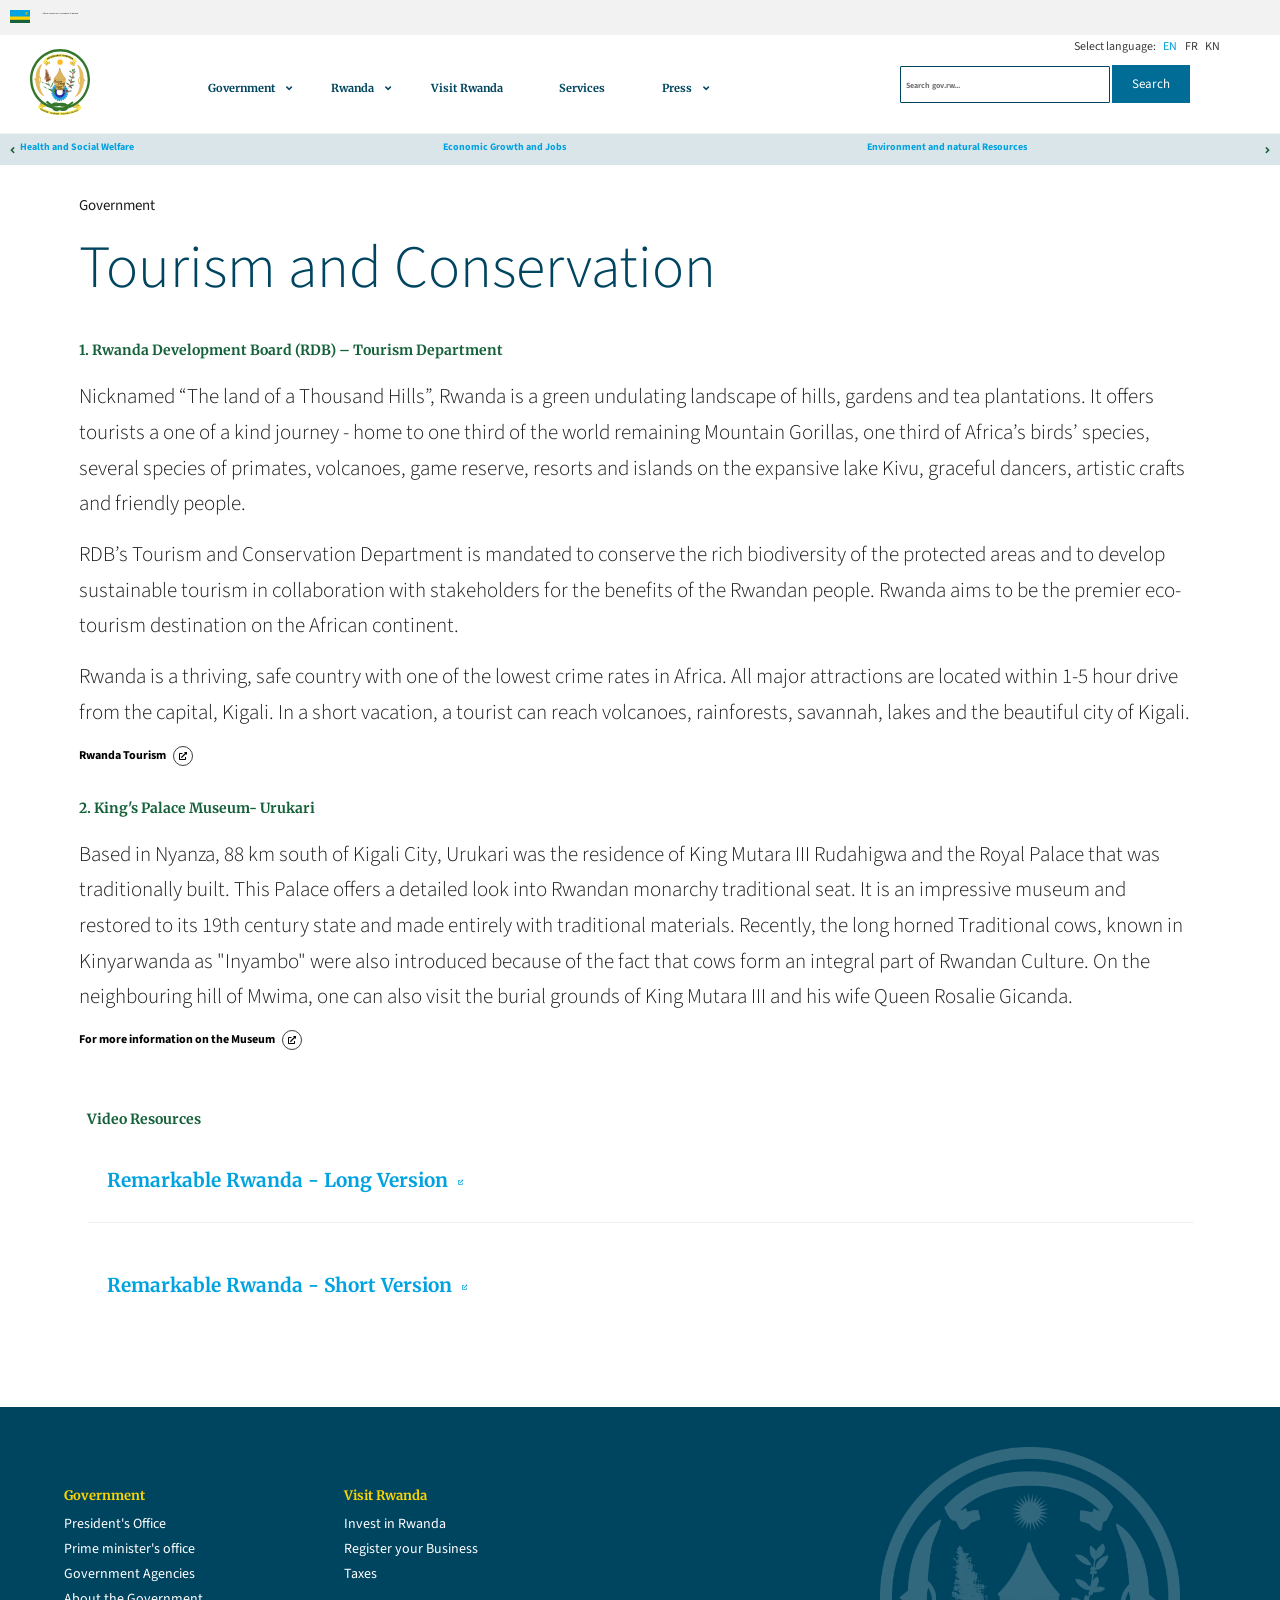
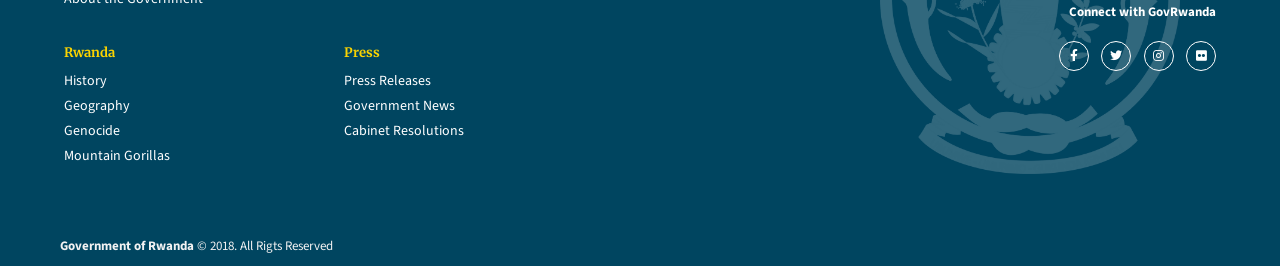
<file: tourism.html>
<!DOCTYPE html><html lang="en"> <head> <meta charset="UTF-8"> <meta name="viewport" content="width=device-width, initial-scale=1.0,maximum-scale=1,user-scalable=no"> <meta http-equiv="X-UA-Compatible" content="ie=edge"> <title>Government of Rwanda</title>  <link rel="stylesheet" href="https://use.fontawesome.com/releases/v5.4.1/css/all.css" integrity="sha384-5sAR7xN1Nv6T6+dT2mhtzEpVJvfS3NScPQTrOxhwjIuvcA67KV2R5Jz6kr4abQsz" crossorigin="anonymous"> <link href="https://fonts.googleapis.com/css?family=Merriweather:400,700|Source+Sans+Pro:300,400,700" rel="stylesheet"> <link rel="stylesheet" href="main.79d1c277.css"> </head> <body> <header class="header"> <div class="header__top"> <img src="rwanda-flag-1.ea7fd29d.png" alt="" class="header__top__img"> <span class="header__top__caption">Official Website the Government of Rwanda</span> </div> <nav class="navigation"> <div class="languages"> <span>Select language: </span> <span class="active">EN</span> <span>FR</span> <span>KN</span> </div> <div class="site-logo"> <a href="index.html"> <img src="emblem.a1fdc746.svg" alt="" class="site-logo__img"> </a> </div> <div class="menu__button"> <span class="menu__icon"> <i class="fas fa-bars"></i> </span> </div> <div class="mobile-nav"> <div class="menu__close"> <i class="fas fa-times icon"></i> <span class="handler">Close</span> </div> <ul class="menu"> <li class="menu__item menu__item--with-submenu"> <a href="#" class="menu__link">Government</a> <span class="menu__link__icon"><i class="fas fa-angle-down"></i></span> <ul class="submenu"> <li class="submenu__item"> <a href="http://paulkagame.rw/" class="menu__link" target="_blank">President's Office</a> </li> <li class="submenu__item"> <a href="http://primature.gov.rw/" class="menu__link" target="_blank">Prime Minister's Office</a> </li> <li class="submenu__item"> <a href="government.html" class="menu__link">About the Government</a> </li> <li class="submenu__item"> <a href="agencies.html" class="menu__link">Government Agencies</a> </li> </ul> </li> <li class="menu__item menu__item--with-submenu"> <a href="#" class="menu__link">Rwanda</a> <span class="menu__link__icon"><i class="fas fa-angle-down"></i></span> <ul class="submenu"> <li class="submenu__item"> <a href="history.html" class="menu__link">History</a> </li> <li class="submenu__item"> <a href="geography.html" class="menu__link">Geography</a> </li> <li class="submenu__item"> <a href="genocide.html" class="menu__link">Genocide</a> </li> <li class="submenu__item"> <a href="gorillas.html" class="menu__link">Mountain Gorillas</a> </li> </ul> </li> <li class="menu__item"> <a href="http://visitrwanda.com/" class="menu__link" target="_blank">Visit Rwanda</a> </li> <li class="menu__item"> <a href="services.html" class="menu__link">Services</a> </li> <li class="menu__item menu__item--with-submenu"> <a href="#" class="menu__link">Press</a> <span class="menu__link__icon"><i class="fas fa-angle-down"></i></span> <ul class="submenu"> <li class="submenu__item"> <a href="#" class="menu__link">Press Releases</a> </li> <li class="submenu__item"> <a href="news.html" class="menu__link">Government News</a> </li> <li class="submenu__item"> <a href="#" class="menu__link">Cabinet Resolutions</a> </li> </ul> </li> </ul> <form action="/" class="form search-form" method="GET"> <input type="text" name="q" class="search-form__input" placeholder="Search gov.rw..."> <input type="submit" value="Search" class="btn btn--submit search-form__submit"> </form> </div>  </nav> </header> <nav class="in-page-nav swiper-container"> <ul class="swiper-wrapper"> <li class="swiper-slide"> <a href="#"> Health and Social Welfare </a> </li>  <li class="swiper-slide"> <a href="economy.html"> Economic Growth and Jobs </a> </li>  <li class="swiper-slide"> <a href="#"> Environment and natural Resources </a> </li>  <li class="swiper-slide"> <a href="#"> Infrastructure & ICT </a> </li>  <li class="swiper-slide"> <a href="education.html"> Education and Capacity Building </a> </li>  <li class="swiper-slide"> <a href="#"> Justice & Reconciliation </a> </li>  <li class="swiper-slide"> <a href="#"> Governance & Home-Grown Solutions </a> </li>  <li class="swiper-slide"> <a href="#"> Security & Peacebuilding </a> </li>  <li class="swiper-slide"> <a href="#"> International Affairs and Cooperation, Regional Integration </a> </li>  <li class="swiper-slide"> <a href="tourism.html"> Tourism & Conservation </a> </li>  <li class="swiper-slide"> <a href="#"> Youth, Sports and Culture </a> </li>  </ul>  <span class="in-page-nav__nav in-page-nav__prev"> <i class="fas fa-angle-left"></i> </span> <span class="in-page-nav__nav in-page-nav__next"> <i class="fas fa-angle-right"></i> </span> </nav> <section class="section m-top"> <div class="container is-fluid"> <div class="columns"> <div class="column"> <div class="generic-content"> <h3 class="content-category"> Government </h3> <h2 class="content-main-title"> Tourism and Conservation </h2> <h3 class="content-section-title"> 1. Rwanda Development Board (RDB) – Tourism Department </h3> <p>Nicknamed “The land of a Thousand Hills”, Rwanda is a green undulating landscape of hills, gardens and tea plantations. It offers tourists a one of a kind journey - home to one third of the world remaining Mountain Gorillas, one third of Africa’s birds’ species, several species of primates, volcanoes, game reserve, resorts and islands on the expansive lake Kivu, graceful dancers, artistic crafts and friendly people. </p> <p>RDB’s Tourism and Conservation Department is mandated to conserve the rich biodiversity of the protected areas and to develop sustainable tourism in collaboration with stakeholders for the benefits of the Rwandan people. Rwanda aims to be the premier eco-tourism destination on the African continent.</p> <p>Rwanda is a thriving, safe country with one of the lowest crime rates in Africa. All major attractions are located within 1-5 hour drive from the capital, Kigali. In a short vacation, a tourist can reach volcanoes, rainforests, savannah, lakes and the beautiful city of Kigali.</p> <a href="http://www.rwandatourism.com/" class="link link--with-icon link--with-icon--dark"> <span class="text"> Rwanda Tourism </span> <span class="icon"> <i class="fas fa-external-link-alt"></i> </span> </a> <br> <br> <br> <h3 class="content-section-title"> 2. King's Palace Museum- Urukari </h3> <p>Based in Nyanza, 88 km south of Kigali City, Urukari was the residence of King Mutara III Rudahigwa and the Royal Palace that was traditionally built. This Palace offers a detailed look into Rwandan monarchy traditional seat. It is an impressive museum and restored to its 19th century state and made entirely with traditional materials. Recently, the long horned Traditional cows, known in Kinyarwanda as "Inyambo" were also introduced because of the fact that cows form an integral part of Rwandan Culture. On the neighbouring hill of Mwima, one can also visit the burial grounds of King Mutara III and his wife Queen Rosalie Gicanda. </p> <a href="http://www.rwandatourism.com/things-to-do/cultural-experiences" class="link link--with-icon link--with-icon--dark"> <span class="text"> For more information on the Museum </span> <span class="icon"> <i class="fas fa-external-link-alt"></i> </span> </a> <br> <br> <br> </div>  <div class="column generic-content"> <h3 class="content-section-title">Video Resources</h3> <div class="entity"> <a href="https://www.youtube.com/watch?v=uCZ5AgG7V3k" class="entity__title"> <h3> Remarkable Rwanda - Long Version </h3> <span class="icon"> <i class="fas fa-external-link-alt"></i> </span> </a> </div>  <div class="entity"> <a href="https://www.youtube.com/watch?v=as9urs02jU0" class="entity__title"> <h3> Remarkable Rwanda - Short Version </h3> <span class="icon"> <i class="fas fa-external-link-alt"></i> </span> </a> </div>  </div> </div> </div> </div> </section> <footer class="footer"> <img src="logo-inverted.6d566c33.png" alt="" class="footer__bg-overlay"> <div class="container"> <div class="level"> <div class="level-left"> <div class="columns is-multiline is-mobile"> <div class="column is-half"> <h3 class="footer__heading">Government</h3> <ul class="footer__navlist"> <li><a href="http://paulkagame.rw/">President's Office</a></li> <li><a href="http://primature.gov.rw/">Prime minister's office</a></li> <li><a href="agencies.html">Government Agencies</a></li> <li><a href="government.html">About the Government</a></li> </ul> </div> <div class="column is-half"> <h3 class="footer__heading">Visit Rwanda</h3> <ul class="footer__navlist"> <li><a href="http://rdb.rw">Invest in Rwanda</a></li> <li><a href="#">Register your Business</a></li> <li><a href="#">Taxes</a></li> </ul> </div> <div class="column is-half"> <h3 class="footer__heading">Rwanda</h3> <ul class="footer__navlist"> <li><a href="history.html">History</a></li> <li><a href="geography.html">Geography</a></li> <li><a href="genocide.html">Genocide</a></li> <li><a href="gorillas.html">Mountain Gorillas</a></li> </ul> </div> <div class="column is-half"> <h3 class="footer__heading">Press</h3> <ul class="footer__navlist"> <li><a href="">Press Releases</a></li> <li><a href="">Government News</a></li> <li><a href="">Cabinet Resolutions</a></li> </ul> </div> </div> </div> <div class="level-right"> <div class="icons-list icons-list--horizontal white"> <h3 class="icons-list__handle">Connect with GovRwanda</h3> <span class="icons-list__icon"><i class="fab fa-facebook-f"></i></span> <span class="icons-list__icon"><i class="fab fa-twitter"></i></span> <span class="icons-list__icon"><i class="fab fa-instagram"></i></span> <span class="icons-list__icon"><i class="fab fa-flickr"></i></span> </div> </div> </div> </div>  <p class="footer__beneath"><strong>Government of Rwanda</strong> &copy; 2018. All Rigts Reserved</p> </footer> <script src="code.21f3539e.js"></script></body></html>
</file>
<file: main.79d1c277.css>
.swiper-container{margin:0 auto;position:relative;overflow:hidden;list-style:none;padding:0;z-index:1}.swiper-container-no-flexbox .swiper-slide{float:left}.swiper-container-vertical>.swiper-wrapper{-webkit-box-orient:vertical;-webkit-box-direction:normal;-webkit-flex-direction:column;-ms-flex-direction:column;flex-direction:column}.swiper-wrapper{position:relative;width:100%;height:100%;z-index:1;display:-webkit-box;display:-webkit-flex;display:-ms-flexbox;display:flex;-webkit-transition-property:-webkit-transform;transition-property:-webkit-transform;-o-transition-property:transform;transition-property:transform;transition-property:transform,-webkit-transform;-webkit-box-sizing:content-box;box-sizing:content-box}.swiper-container-android .swiper-slide,.swiper-wrapper{-webkit-transform:translateZ(0);transform:translateZ(0)}.swiper-container-multirow>.swiper-wrapper{-webkit-flex-wrap:wrap;-ms-flex-wrap:wrap;flex-wrap:wrap}.swiper-container-free-mode>.swiper-wrapper{-webkit-transition-timing-function:ease-out;-o-transition-timing-function:ease-out;transition-timing-function:ease-out;margin:0 auto}.swiper-slide{-webkit-flex-shrink:0;-ms-flex-negative:0;flex-shrink:0;width:100%;height:100%;position:relative;-webkit-transition-property:-webkit-transform;transition-property:-webkit-transform;-o-transition-property:transform;transition-property:transform;transition-property:transform,-webkit-transform}.swiper-slide-invisible-blank{visibility:hidden}.swiper-container-autoheight,.swiper-container-autoheight .swiper-slide{height:auto}.swiper-container-autoheight .swiper-wrapper{-webkit-box-align:start;-webkit-align-items:flex-start;-ms-flex-align:start;align-items:flex-start;-webkit-transition-property:height,-webkit-transform;transition-property:height,-webkit-transform;-o-transition-property:transform,height;transition-property:transform,height;transition-property:transform,height,-webkit-transform}.swiper-container-3d{-webkit-perspective:1200px;perspective:1200px}.swiper-container-3d .swiper-cube-shadow,.swiper-container-3d .swiper-slide,.swiper-container-3d .swiper-slide-shadow-bottom,.swiper-container-3d .swiper-slide-shadow-left,.swiper-container-3d .swiper-slide-shadow-right,.swiper-container-3d .swiper-slide-shadow-top,.swiper-container-3d .swiper-wrapper{-webkit-transform-style:preserve-3d;transform-style:preserve-3d}.swiper-container-3d .swiper-slide-shadow-bottom,.swiper-container-3d .swiper-slide-shadow-left,.swiper-container-3d .swiper-slide-shadow-right,.swiper-container-3d .swiper-slide-shadow-top{position:absolute;left:0;top:0;width:100%;height:100%;pointer-events:none;z-index:10}.swiper-container-3d .swiper-slide-shadow-left{background-image:-webkit-gradient(linear,right top,left top,from(rgba(0,0,0,.5)),to(transparent));background-image:-webkit-linear-gradient(right,rgba(0,0,0,.5),transparent);background-image:-o-linear-gradient(right,rgba(0,0,0,.5),transparent);background-image:linear-gradient(270deg,rgba(0,0,0,.5),transparent)}.swiper-container-3d .swiper-slide-shadow-right{background-image:-webkit-gradient(linear,left top,right top,from(rgba(0,0,0,.5)),to(transparent));background-image:-webkit-linear-gradient(left,rgba(0,0,0,.5),transparent);background-image:-o-linear-gradient(left,rgba(0,0,0,.5),transparent);background-image:linear-gradient(90deg,rgba(0,0,0,.5),transparent)}.swiper-container-3d .swiper-slide-shadow-top{background-image:-webkit-gradient(linear,left bottom,left top,from(rgba(0,0,0,.5)),to(transparent));background-image:-webkit-linear-gradient(bottom,rgba(0,0,0,.5),transparent);background-image:-o-linear-gradient(bottom,rgba(0,0,0,.5),transparent);background-image:linear-gradient(0deg,rgba(0,0,0,.5),transparent)}.swiper-container-3d .swiper-slide-shadow-bottom{background-image:-webkit-gradient(linear,left top,left bottom,from(rgba(0,0,0,.5)),to(transparent));background-image:-webkit-linear-gradient(top,rgba(0,0,0,.5),transparent);background-image:-o-linear-gradient(top,rgba(0,0,0,.5),transparent);background-image:linear-gradient(180deg,rgba(0,0,0,.5),transparent)}.swiper-container-wp8-horizontal,.swiper-container-wp8-horizontal>.swiper-wrapper{-ms-touch-action:pan-y;touch-action:pan-y}.swiper-container-wp8-vertical,.swiper-container-wp8-vertical>.swiper-wrapper{-ms-touch-action:pan-x;touch-action:pan-x}.swiper-button-next,.swiper-button-prev{position:absolute;top:50%;width:27px;height:44px;margin-top:-22px;z-index:10;cursor:pointer;background-size:27px 44px;background-position:50%;background-repeat:no-repeat}.swiper-button-next.swiper-button-disabled,.swiper-button-prev.swiper-button-disabled{opacity:.35;cursor:auto;pointer-events:none}.swiper-button-prev,.swiper-container-rtl .swiper-button-next{background-image:url("data:image/svg+xml;charset=utf-8,%3Csvg xmlns='http://www.w3.org/2000/svg' viewBox='0 0 27 44'%3E%3Cpath d='M0 22L22 0l2.1 2.1L4.2 22l19.9 19.9L22 44 0 22z' fill='%23007aff'/%3E%3C/svg%3E");left:10px;right:auto}.swiper-button-next,.swiper-container-rtl .swiper-button-prev{background-image:url("data:image/svg+xml;charset=utf-8,%3Csvg xmlns='http://www.w3.org/2000/svg' viewBox='0 0 27 44'%3E%3Cpath d='M27 22L5 44l-2.1-2.1L22.8 22 2.9 2.1 5 0l22 22z' fill='%23007aff'/%3E%3C/svg%3E");right:10px;left:auto}.swiper-button-prev.swiper-button-white,.swiper-container-rtl .swiper-button-next.swiper-button-white{background-image:url("data:image/svg+xml;charset=utf-8,%3Csvg xmlns='http://www.w3.org/2000/svg' viewBox='0 0 27 44'%3E%3Cpath d='M0 22L22 0l2.1 2.1L4.2 22l19.9 19.9L22 44 0 22z' fill='%23fff'/%3E%3C/svg%3E")}.swiper-button-next.swiper-button-white,.swiper-container-rtl .swiper-button-prev.swiper-button-white{background-image:url("data:image/svg+xml;charset=utf-8,%3Csvg xmlns='http://www.w3.org/2000/svg' viewBox='0 0 27 44'%3E%3Cpath d='M27 22L5 44l-2.1-2.1L22.8 22 2.9 2.1 5 0l22 22z' fill='%23fff'/%3E%3C/svg%3E")}.swiper-button-prev.swiper-button-black,.swiper-container-rtl .swiper-button-next.swiper-button-black{background-image:url("data:image/svg+xml;charset=utf-8,%3Csvg xmlns='http://www.w3.org/2000/svg' viewBox='0 0 27 44'%3E%3Cpath d='M0 22L22 0l2.1 2.1L4.2 22l19.9 19.9L22 44 0 22z'/%3E%3C/svg%3E")}.swiper-button-next.swiper-button-black,.swiper-container-rtl .swiper-button-prev.swiper-button-black{background-image:url("data:image/svg+xml;charset=utf-8,%3Csvg xmlns='http://www.w3.org/2000/svg' viewBox='0 0 27 44'%3E%3Cpath d='M27 22L5 44l-2.1-2.1L22.8 22 2.9 2.1 5 0l22 22z'/%3E%3C/svg%3E")}.swiper-button-lock{display:none}.swiper-pagination{position:absolute;text-align:center;-webkit-transition:opacity .3s;-o-transition:.3s opacity;transition:opacity .3s;-webkit-transform:translateZ(0);transform:translateZ(0);z-index:10}.swiper-pagination.swiper-pagination-hidden{opacity:0}.swiper-container-horizontal>.swiper-pagination-bullets,.swiper-pagination-custom,.swiper-pagination-fraction{bottom:10px;left:0;width:100%}.swiper-pagination-bullets-dynamic{overflow:hidden;font-size:0}.swiper-pagination-bullets-dynamic .swiper-pagination-bullet{-webkit-transform:scale(.33);-ms-transform:scale(.33);transform:scale(.33);position:relative}.swiper-pagination-bullets-dynamic .swiper-pagination-bullet-active,.swiper-pagination-bullets-dynamic .swiper-pagination-bullet-active-main{-webkit-transform:scale(1);-ms-transform:scale(1);transform:scale(1)}.swiper-pagination-bullets-dynamic .swiper-pagination-bullet-active-prev{-webkit-transform:scale(.66);-ms-transform:scale(.66);transform:scale(.66)}.swiper-pagination-bullets-dynamic .swiper-pagination-bullet-active-prev-prev{-webkit-transform:scale(.33);-ms-transform:scale(.33);transform:scale(.33)}.swiper-pagination-bullets-dynamic .swiper-pagination-bullet-active-next{-webkit-transform:scale(.66);-ms-transform:scale(.66);transform:scale(.66)}.swiper-pagination-bullets-dynamic .swiper-pagination-bullet-active-next-next{-webkit-transform:scale(.33);-ms-transform:scale(.33);transform:scale(.33)}.swiper-pagination-bullet{width:8px;height:8px;display:inline-block;border-radius:100%;background:#000;opacity:.2}button.swiper-pagination-bullet{border:none;margin:0;padding:0;-webkit-box-shadow:none;box-shadow:none;-webkit-appearance:none;-moz-appearance:none;appearance:none}.swiper-pagination-clickable .swiper-pagination-bullet{cursor:pointer}.swiper-pagination-bullet-active{opacity:1;background:#007aff}.swiper-container-vertical>.swiper-pagination-bullets{right:10px;top:50%;-webkit-transform:translate3d(0,-50%,0);transform:translate3d(0,-50%,0)}.swiper-container-vertical>.swiper-pagination-bullets .swiper-pagination-bullet{margin:6px 0;display:block}.swiper-container-vertical>.swiper-pagination-bullets.swiper-pagination-bullets-dynamic{top:50%;-webkit-transform:translateY(-50%);-ms-transform:translateY(-50%);transform:translateY(-50%);width:8px}.swiper-container-vertical>.swiper-pagination-bullets.swiper-pagination-bullets-dynamic .swiper-pagination-bullet{display:inline-block;-webkit-transition:top .2s,-webkit-transform .2s;transition:top .2s,-webkit-transform .2s;-o-transition:.2s transform,.2s top;transition:transform .2s,top .2s;transition:transform .2s,top .2s,-webkit-transform .2s}.swiper-container-horizontal>.swiper-pagination-bullets .swiper-pagination-bullet{margin:0 4px}.swiper-container-horizontal>.swiper-pagination-bullets.swiper-pagination-bullets-dynamic{left:50%;-webkit-transform:translateX(-50%);-ms-transform:translateX(-50%);transform:translateX(-50%);white-space:nowrap}.swiper-container-horizontal>.swiper-pagination-bullets.swiper-pagination-bullets-dynamic .swiper-pagination-bullet{-webkit-transition:left .2s,-webkit-transform .2s;transition:left .2s,-webkit-transform .2s;-o-transition:.2s transform,.2s left;transition:transform .2s,left .2s;transition:transform .2s,left .2s,-webkit-transform .2s}.swiper-container-horizontal.swiper-container-rtl>.swiper-pagination-bullets-dynamic .swiper-pagination-bullet{-webkit-transition:right .2s,-webkit-transform .2s;transition:right .2s,-webkit-transform .2s;-o-transition:.2s transform,.2s right;transition:transform .2s,right .2s;transition:transform .2s,right .2s,-webkit-transform .2s}.swiper-pagination-progressbar{background:rgba(0,0,0,.25);position:absolute}.swiper-pagination-progressbar .swiper-pagination-progressbar-fill{background:#007aff;position:absolute;left:0;top:0;width:100%;height:100%;-webkit-transform:scale(0);-ms-transform:scale(0);transform:scale(0);-webkit-transform-origin:left top;-ms-transform-origin:left top;transform-origin:left top}.swiper-container-rtl .swiper-pagination-progressbar .swiper-pagination-progressbar-fill{-webkit-transform-origin:right top;-ms-transform-origin:right top;transform-origin:right top}.swiper-container-horizontal>.swiper-pagination-progressbar,.swiper-container-vertical>.swiper-pagination-progressbar.swiper-pagination-progressbar-opposite{width:100%;height:4px;left:0;top:0}.swiper-container-horizontal>.swiper-pagination-progressbar.swiper-pagination-progressbar-opposite,.swiper-container-vertical>.swiper-pagination-progressbar{width:4px;height:100%;left:0;top:0}.swiper-pagination-white .swiper-pagination-bullet-active{background:#fff}.swiper-pagination-progressbar.swiper-pagination-white{background:hsla(0,0%,100%,.25)}.swiper-pagination-progressbar.swiper-pagination-white .swiper-pagination-progressbar-fill{background:#fff}.swiper-pagination-black .swiper-pagination-bullet-active{background:#000}.swiper-pagination-progressbar.swiper-pagination-black{background:rgba(0,0,0,.25)}.swiper-pagination-progressbar.swiper-pagination-black .swiper-pagination-progressbar-fill{background:#000}.swiper-pagination-lock{display:none}.swiper-scrollbar{border-radius:10px;position:relative;-ms-touch-action:none;background:rgba(0,0,0,.1)}.swiper-container-horizontal>.swiper-scrollbar{position:absolute;left:1%;bottom:3px;z-index:50;height:5px;width:98%}.swiper-container-vertical>.swiper-scrollbar{position:absolute;right:3px;top:1%;z-index:50;width:5px;height:98%}.swiper-scrollbar-drag{height:100%;width:100%;position:relative;background:rgba(0,0,0,.5);border-radius:10px;left:0;top:0}.swiper-scrollbar-cursor-drag{cursor:move}.swiper-scrollbar-lock{display:none}.swiper-zoom-container{width:100%;height:100%;display:-webkit-box;display:-webkit-flex;display:-ms-flexbox;display:flex;-webkit-box-pack:center;-webkit-justify-content:center;-ms-flex-pack:center;justify-content:center;-webkit-box-align:center;-webkit-align-items:center;-ms-flex-align:center;align-items:center;text-align:center}.swiper-zoom-container>canvas,.swiper-zoom-container>img,.swiper-zoom-container>svg{max-width:100%;max-height:100%;-o-object-fit:contain;object-fit:contain}.swiper-slide-zoomed{cursor:move}.swiper-lazy-preloader{width:42px;height:42px;position:absolute;left:50%;top:50%;margin-left:-21px;margin-top:-21px;z-index:10;-webkit-transform-origin:50%;-ms-transform-origin:50%;transform-origin:50%;-webkit-animation:swiper-preloader-spin 1s steps(12) infinite;animation:swiper-preloader-spin 1s steps(12) infinite}.swiper-lazy-preloader:after{display:block;content:"";width:100%;height:100%;background-image:url("data:image/svg+xml;charset=utf-8,%3Csvg viewBox='0 0 120 120' xmlns='http://www.w3.org/2000/svg' xmlns:xlink='http://www.w3.org/1999/xlink'%3E%3Cdefs%3E%3Cpath id='a' stroke='%236c6c6c' stroke-width='11' stroke-linecap='round' d='M60 7v20'/%3E%3C/defs%3E%3Cuse xlink:href='%23a' opacity='.27'/%3E%3Cuse xlink:href='%23a' opacity='.27' transform='rotate(30 60 60)'/%3E%3Cuse xlink:href='%23a' opacity='.27' transform='rotate(60 60 60)'/%3E%3Cuse xlink:href='%23a' opacity='.27' transform='rotate(90 60 60)'/%3E%3Cuse xlink:href='%23a' opacity='.27' transform='rotate(120 60 60)'/%3E%3Cuse xlink:href='%23a' opacity='.27' transform='rotate(150 60 60)'/%3E%3Cuse xlink:href='%23a' opacity='.37' transform='rotate(180 60 60)'/%3E%3Cuse xlink:href='%23a' opacity='.46' transform='rotate(210 60 60)'/%3E%3Cuse xlink:href='%23a' opacity='.56' transform='rotate(240 60 60)'/%3E%3Cuse xlink:href='%23a' opacity='.66' transform='rotate(270 60 60)'/%3E%3Cuse xlink:href='%23a' opacity='.75' transform='rotate(300 60 60)'/%3E%3Cuse xlink:href='%23a' opacity='.85' transform='rotate(330 60 60)'/%3E%3C/svg%3E");background-position:50%;background-size:100%;background-repeat:no-repeat}.swiper-lazy-preloader-white:after{background-image:url("data:image/svg+xml;charset=utf-8,%3Csvg viewBox='0 0 120 120' xmlns='http://www.w3.org/2000/svg' xmlns:xlink='http://www.w3.org/1999/xlink'%3E%3Cdefs%3E%3Cpath id='a' stroke='%23fff' stroke-width='11' stroke-linecap='round' d='M60 7v20'/%3E%3C/defs%3E%3Cuse xlink:href='%23a' opacity='.27'/%3E%3Cuse xlink:href='%23a' opacity='.27' transform='rotate(30 60 60)'/%3E%3Cuse xlink:href='%23a' opacity='.27' transform='rotate(60 60 60)'/%3E%3Cuse xlink:href='%23a' opacity='.27' transform='rotate(90 60 60)'/%3E%3Cuse xlink:href='%23a' opacity='.27' transform='rotate(120 60 60)'/%3E%3Cuse xlink:href='%23a' opacity='.27' transform='rotate(150 60 60)'/%3E%3Cuse xlink:href='%23a' opacity='.37' transform='rotate(180 60 60)'/%3E%3Cuse xlink:href='%23a' opacity='.46' transform='rotate(210 60 60)'/%3E%3Cuse xlink:href='%23a' opacity='.56' transform='rotate(240 60 60)'/%3E%3Cuse xlink:href='%23a' opacity='.66' transform='rotate(270 60 60)'/%3E%3Cuse xlink:href='%23a' opacity='.75' transform='rotate(300 60 60)'/%3E%3Cuse xlink:href='%23a' opacity='.85' transform='rotate(330 60 60)'/%3E%3C/svg%3E")}@-webkit-keyframes swiper-preloader-spin{to{-webkit-transform:rotate(1turn);transform:rotate(1turn)}}@keyframes swiper-preloader-spin{to{-webkit-transform:rotate(1turn);transform:rotate(1turn)}}.swiper-container .swiper-notification{position:absolute;left:0;top:0;pointer-events:none;opacity:0;z-index:-1000}.swiper-container-fade.swiper-container-free-mode .swiper-slide{-webkit-transition-timing-function:ease-out;-o-transition-timing-function:ease-out;transition-timing-function:ease-out}.swiper-container-fade .swiper-slide{pointer-events:none;-webkit-transition-property:opacity;-o-transition-property:opacity;transition-property:opacity}.swiper-container-fade .swiper-slide .swiper-slide{pointer-events:none}.swiper-container-fade .swiper-slide-active,.swiper-container-fade .swiper-slide-active .swiper-slide-active{pointer-events:auto}.swiper-container-cube{overflow:visible}.swiper-container-cube .swiper-slide{pointer-events:none;-webkit-backface-visibility:hidden;backface-visibility:hidden;z-index:1;visibility:hidden;-webkit-transform-origin:0 0;-ms-transform-origin:0 0;transform-origin:0 0;width:100%;height:100%}.swiper-container-cube .swiper-slide .swiper-slide{pointer-events:none}.swiper-container-cube.swiper-container-rtl .swiper-slide{-webkit-transform-origin:100% 0;-ms-transform-origin:100% 0;transform-origin:100% 0}.swiper-container-cube .swiper-slide-active,.swiper-container-cube .swiper-slide-active .swiper-slide-active{pointer-events:auto}.swiper-container-cube .swiper-slide-active,.swiper-container-cube .swiper-slide-next,.swiper-container-cube .swiper-slide-next+.swiper-slide,.swiper-container-cube .swiper-slide-prev{pointer-events:auto;visibility:visible}.swiper-container-cube .swiper-slide-shadow-bottom,.swiper-container-cube .swiper-slide-shadow-left,.swiper-container-cube .swiper-slide-shadow-right,.swiper-container-cube .swiper-slide-shadow-top{z-index:0;-webkit-backface-visibility:hidden;backface-visibility:hidden}.swiper-container-cube .swiper-cube-shadow{position:absolute;left:0;bottom:0;width:100%;height:100%;background:#000;opacity:.6;-webkit-filter:blur(50px);filter:blur(50px);z-index:0}.swiper-container-flip{overflow:visible}.swiper-container-flip .swiper-slide{pointer-events:none;-webkit-backface-visibility:hidden;backface-visibility:hidden;z-index:1}.swiper-container-flip .swiper-slide .swiper-slide{pointer-events:none}.swiper-container-flip .swiper-slide-active,.swiper-container-flip .swiper-slide-active .swiper-slide-active{pointer-events:auto}.swiper-container-flip .swiper-slide-shadow-bottom,.swiper-container-flip .swiper-slide-shadow-left,.swiper-container-flip .swiper-slide-shadow-right,.swiper-container-flip .swiper-slide-shadow-top{z-index:0;-webkit-backface-visibility:hidden;backface-visibility:hidden}.swiper-container-coverflow .swiper-wrapper{-ms-perspective:1200px}.slick-slider{box-sizing:border-box;-webkit-user-select:none;-moz-user-select:none;-ms-user-select:none;user-select:none;-webkit-touch-callout:none;-khtml-user-select:none;-ms-touch-action:pan-y;touch-action:pan-y;-webkit-tap-highlight-color:transparent}.slick-list,.slick-slider{position:relative;display:block}.slick-list{overflow:hidden;margin:0;padding:0}.slick-list:focus{outline:none}.slick-list.dragging{cursor:pointer;cursor:hand}.slick-slider .slick-list,.slick-slider .slick-track{-webkit-transform:translateZ(0);-moz-transform:translateZ(0);-ms-transform:translateZ(0);-o-transform:translateZ(0);transform:translateZ(0)}.slick-track{position:relative;top:0;left:0;display:block;margin-left:auto;margin-right:auto}.slick-track:after,.slick-track:before{display:table;content:""}.slick-track:after{clear:both}.slick-loading .slick-track{visibility:hidden}.slick-slide{display:none;float:left;height:100%;min-height:1px}[dir=rtl] .slick-slide{float:right}.slick-slide img{display:block}.slick-slide.slick-loading img{display:none}.slick-slide.dragging img{pointer-events:none}.slick-initialized .slick-slide{display:block}.slick-loading .slick-slide{visibility:hidden}.slick-vertical .slick-slide{display:block;height:auto;border:1px solid transparent}.slick-arrow.slick-hidden{display:none}@charset "UTF-8";.slick-loading .slick-list{background:#fff url(ajax-loader.dd4d6c6b.gif) 50% no-repeat}@font-face{font-family:slick;font-weight:400;font-style:normal;src:url(slick.89a384e8.eot);src:url(slick.89a384e8.eot?#iefix) format("embedded-opentype"),url(slick.e2a2ba3c.woff) format("woff"),url(slick.b15f1b73.ttf) format("truetype"),url(slick.cc44e200.svg#slick) format("svg")}.slick-next,.slick-prev{font-size:0;line-height:0;position:absolute;top:50%;display:block;width:20px;height:20px;padding:0;-webkit-transform:translateY(-50%);-ms-transform:translateY(-50%);transform:translateY(-50%);cursor:pointer;border:none}.slick-next,.slick-next:focus,.slick-next:hover,.slick-prev,.slick-prev:focus,.slick-prev:hover{color:transparent;outline:none;background:transparent}.slick-next:focus:before,.slick-next:hover:before,.slick-prev:focus:before,.slick-prev:hover:before{opacity:1}.slick-next.slick-disabled:before,.slick-prev.slick-disabled:before{opacity:.25}.slick-next:before,.slick-prev:before{font-family:slick;font-size:20px;line-height:1;opacity:.75;color:#fff;-webkit-font-smoothing:antialiased;-moz-osx-font-smoothing:grayscale}.slick-prev{left:-25px}[dir=rtl] .slick-prev{right:-25px;left:auto}.slick-prev:before{content:"←"}[dir=rtl] .slick-prev:before{content:"→"}.slick-next{right:-25px}[dir=rtl] .slick-next{right:auto;left:-25px}.slick-next:before{content:"→"}[dir=rtl] .slick-next:before{content:"←"}.slick-dotted.slick-slider{margin-bottom:30px}.slick-dots{position:absolute;bottom:-25px;display:block;width:100%;padding:0;margin:0;list-style:none;text-align:center}.slick-dots li{position:relative;display:inline-block;margin:0 5px;padding:0}.slick-dots li,.slick-dots li button{width:20px;height:20px;cursor:pointer}.slick-dots li button{font-size:0;line-height:0;display:block;padding:5px;color:transparent;border:0;outline:none;background:transparent}.slick-dots li button:focus,.slick-dots li button:hover{outline:none}.slick-dots li button:focus:before,.slick-dots li button:hover:before{opacity:1}.slick-dots li button:before{font-family:slick;font-size:6px;line-height:20px;position:absolute;top:0;left:0;width:20px;height:20px;content:"•";text-align:center;opacity:.25;color:#000;-webkit-font-smoothing:antialiased;-moz-osx-font-smoothing:grayscale}.slick-dots li.slick-active button:before{opacity:.75;color:#000}@-webkit-keyframes spinAround{0%{-webkit-transform:rotate(0deg);transform:rotate(0deg)}to{-webkit-transform:rotate(359deg);transform:rotate(359deg)}}@keyframes spinAround{0%{-webkit-transform:rotate(0deg);transform:rotate(0deg)}to{-webkit-transform:rotate(359deg);transform:rotate(359deg)}}.level:not(:last-child){margin-bottom:1.5rem}.container{margin:0 auto;position:relative}@media screen and (min-width:1088px){.container{max-width:960px;width:960px}.container.is-fluid{margin-left:64px;margin-right:64px;max-width:none;width:auto}}@media screen and (max-width:1279px){.container.is-widescreen{max-width:1152px;width:auto}}@media screen and (max-width:1471px){.container.is-fullhd{max-width:1344px;width:auto}}@media screen and (min-width:1280px){.container{max-width:1152px;width:1152px}}@media screen and (min-width:1472px){.container{max-width:1344px;width:1344px}}.section{padding:3rem 1.5rem}@media screen and (min-width:1088px){.section.is-medium{padding:9rem 1.5rem}.section.is-large{padding:18rem 1.5rem}}.level{align-items:center;justify-content:space-between}.level code{border-radius:4px}.level img{display:inline-block;vertical-align:top}.level.is-mobile,.level.is-mobile .level-left,.level.is-mobile .level-right{display:flex}.level.is-mobile .level-left+.level-right{margin-top:0}.level.is-mobile .level-item:not(:last-child){margin-bottom:0;margin-right:.75rem}.level.is-mobile .level-item:not(.is-narrow){flex-grow:1}@media print,screen and (min-width:769px){.level{display:flex}.level>.level-item:not(.is-narrow){flex-grow:1}}.level-item{align-items:center;display:flex;flex-basis:auto;flex-grow:0;flex-shrink:0;justify-content:center}.level-item .subtitle,.level-item .title{margin-bottom:0}@media screen and (max-width:768px){.level-item:not(:last-child){margin-bottom:.75rem}}.level-left,.level-right{flex-basis:auto;flex-grow:0;flex-shrink:0}.level-left .level-item.is-flexible,.level-right .level-item.is-flexible{flex-grow:1}@media print,screen and (min-width:769px){.level-left .level-item:not(:last-child),.level-right .level-item:not(:last-child){margin-right:.75rem}}.level-left{align-items:center;justify-content:flex-start}@media screen and (max-width:768px){.level-left+.level-right{margin-top:1.5rem}}@media print,screen and (min-width:769px){.level-left{display:flex}}.level-right{align-items:center;justify-content:flex-end}@media print,screen and (min-width:769px){.level-right{display:flex}}.column{display:block;flex-basis:0;flex-grow:1;flex-shrink:1;padding:.75rem}.columns.is-mobile>.column.is-narrow{flex:none}.columns.is-mobile>.column.is-full{flex:none;width:100%}.columns.is-mobile>.column.is-three-quarters{flex:none;width:75%}.columns.is-mobile>.column.is-two-thirds{flex:none;width:66.6666%}.columns.is-mobile>.column.is-half{flex:none;width:50%}.columns.is-mobile>.column.is-one-third{flex:none;width:33.3333%}.columns.is-mobile>.column.is-one-quarter{flex:none;width:25%}.columns.is-mobile>.column.is-one-fifth{flex:none;width:20%}.columns.is-mobile>.column.is-two-fifths{flex:none;width:40%}.columns.is-mobile>.column.is-three-fifths{flex:none;width:60%}.columns.is-mobile>.column.is-four-fifths{flex:none;width:80%}.columns.is-mobile>.column.is-offset-three-quarters{margin-left:75%}.columns.is-mobile>.column.is-offset-two-thirds{margin-left:66.6666%}.columns.is-mobile>.column.is-offset-half{margin-left:50%}.columns.is-mobile>.column.is-offset-one-third{margin-left:33.3333%}.columns.is-mobile>.column.is-offset-one-quarter{margin-left:25%}.columns.is-mobile>.column.is-offset-one-fifth{margin-left:20%}.columns.is-mobile>.column.is-offset-two-fifths{margin-left:40%}.columns.is-mobile>.column.is-offset-three-fifths{margin-left:60%}.columns.is-mobile>.column.is-offset-four-fifths{margin-left:80%}.columns.is-mobile>.column.is-1{flex:none;width:8.3333333333%}.columns.is-mobile>.column.is-offset-1{margin-left:8.3333333333%}.columns.is-mobile>.column.is-2{flex:none;width:16.6666666667%}.columns.is-mobile>.column.is-offset-2{margin-left:16.6666666667%}.columns.is-mobile>.column.is-3{flex:none;width:25%}.columns.is-mobile>.column.is-offset-3{margin-left:25%}.columns.is-mobile>.column.is-4{flex:none;width:33.3333333333%}.columns.is-mobile>.column.is-offset-4{margin-left:33.3333333333%}.columns.is-mobile>.column.is-5{flex:none;width:41.6666666667%}.columns.is-mobile>.column.is-offset-5{margin-left:41.6666666667%}.columns.is-mobile>.column.is-6{flex:none;width:50%}.columns.is-mobile>.column.is-offset-6{margin-left:50%}.columns.is-mobile>.column.is-7{flex:none;width:58.3333333333%}.columns.is-mobile>.column.is-offset-7{margin-left:58.3333333333%}.columns.is-mobile>.column.is-8{flex:none;width:66.6666666667%}.columns.is-mobile>.column.is-offset-8{margin-left:66.6666666667%}.columns.is-mobile>.column.is-9{flex:none;width:75%}.columns.is-mobile>.column.is-offset-9{margin-left:75%}.columns.is-mobile>.column.is-10{flex:none;width:83.3333333333%}.columns.is-mobile>.column.is-offset-10{margin-left:83.3333333333%}.columns.is-mobile>.column.is-11{flex:none;width:91.6666666667%}.columns.is-mobile>.column.is-offset-11{margin-left:91.6666666667%}.columns.is-mobile>.column.is-12{flex:none;width:100%}.columns.is-mobile>.column.is-offset-12{margin-left:100%}@media screen and (max-width:768px){.column.is-narrow-mobile{flex:none}.column.is-full-mobile{flex:none;width:100%}.column.is-three-quarters-mobile{flex:none;width:75%}.column.is-two-thirds-mobile{flex:none;width:66.6666%}.column.is-half-mobile{flex:none;width:50%}.column.is-one-third-mobile{flex:none;width:33.3333%}.column.is-one-quarter-mobile{flex:none;width:25%}.column.is-one-fifth-mobile{flex:none;width:20%}.column.is-two-fifths-mobile{flex:none;width:40%}.column.is-three-fifths-mobile{flex:none;width:60%}.column.is-four-fifths-mobile{flex:none;width:80%}.column.is-offset-three-quarters-mobile{margin-left:75%}.column.is-offset-two-thirds-mobile{margin-left:66.6666%}.column.is-offset-half-mobile{margin-left:50%}.column.is-offset-one-third-mobile{margin-left:33.3333%}.column.is-offset-one-quarter-mobile{margin-left:25%}.column.is-offset-one-fifth-mobile{margin-left:20%}.column.is-offset-two-fifths-mobile{margin-left:40%}.column.is-offset-three-fifths-mobile{margin-left:60%}.column.is-offset-four-fifths-mobile{margin-left:80%}.column.is-1-mobile{flex:none;width:8.3333333333%}.column.is-offset-1-mobile{margin-left:8.3333333333%}.column.is-2-mobile{flex:none;width:16.6666666667%}.column.is-offset-2-mobile{margin-left:16.6666666667%}.column.is-3-mobile{flex:none;width:25%}.column.is-offset-3-mobile{margin-left:25%}.column.is-4-mobile{flex:none;width:33.3333333333%}.column.is-offset-4-mobile{margin-left:33.3333333333%}.column.is-5-mobile{flex:none;width:41.6666666667%}.column.is-offset-5-mobile{margin-left:41.6666666667%}.column.is-6-mobile{flex:none;width:50%}.column.is-offset-6-mobile{margin-left:50%}.column.is-7-mobile{flex:none;width:58.3333333333%}.column.is-offset-7-mobile{margin-left:58.3333333333%}.column.is-8-mobile{flex:none;width:66.6666666667%}.column.is-offset-8-mobile{margin-left:66.6666666667%}.column.is-9-mobile{flex:none;width:75%}.column.is-offset-9-mobile{margin-left:75%}.column.is-10-mobile{flex:none;width:83.3333333333%}.column.is-offset-10-mobile{margin-left:83.3333333333%}.column.is-11-mobile{flex:none;width:91.6666666667%}.column.is-offset-11-mobile{margin-left:91.6666666667%}.column.is-12-mobile{flex:none;width:100%}.column.is-offset-12-mobile{margin-left:100%}}@media print,screen and (min-width:769px){.column.is-narrow,.column.is-narrow-tablet{flex:none}.column.is-full,.column.is-full-tablet{flex:none;width:100%}.column.is-three-quarters,.column.is-three-quarters-tablet{flex:none;width:75%}.column.is-two-thirds,.column.is-two-thirds-tablet{flex:none;width:66.6666%}.column.is-half,.column.is-half-tablet{flex:none;width:50%}.column.is-one-third,.column.is-one-third-tablet{flex:none;width:33.3333%}.column.is-one-quarter,.column.is-one-quarter-tablet{flex:none;width:25%}.column.is-one-fifth,.column.is-one-fifth-tablet{flex:none;width:20%}.column.is-two-fifths,.column.is-two-fifths-tablet{flex:none;width:40%}.column.is-three-fifths,.column.is-three-fifths-tablet{flex:none;width:60%}.column.is-four-fifths,.column.is-four-fifths-tablet{flex:none;width:80%}.column.is-offset-three-quarters,.column.is-offset-three-quarters-tablet{margin-left:75%}.column.is-offset-two-thirds,.column.is-offset-two-thirds-tablet{margin-left:66.6666%}.column.is-offset-half,.column.is-offset-half-tablet{margin-left:50%}.column.is-offset-one-third,.column.is-offset-one-third-tablet{margin-left:33.3333%}.column.is-offset-one-quarter,.column.is-offset-one-quarter-tablet{margin-left:25%}.column.is-offset-one-fifth,.column.is-offset-one-fifth-tablet{margin-left:20%}.column.is-offset-two-fifths,.column.is-offset-two-fifths-tablet{margin-left:40%}.column.is-offset-three-fifths,.column.is-offset-three-fifths-tablet{margin-left:60%}.column.is-offset-four-fifths,.column.is-offset-four-fifths-tablet{margin-left:80%}.column.is-1,.column.is-1-tablet{flex:none;width:8.3333333333%}.column.is-offset-1,.column.is-offset-1-tablet{margin-left:8.3333333333%}.column.is-2,.column.is-2-tablet{flex:none;width:16.6666666667%}.column.is-offset-2,.column.is-offset-2-tablet{margin-left:16.6666666667%}.column.is-3,.column.is-3-tablet{flex:none;width:25%}.column.is-offset-3,.column.is-offset-3-tablet{margin-left:25%}.column.is-4,.column.is-4-tablet{flex:none;width:33.3333333333%}.column.is-offset-4,.column.is-offset-4-tablet{margin-left:33.3333333333%}.column.is-5,.column.is-5-tablet{flex:none;width:41.6666666667%}.column.is-offset-5,.column.is-offset-5-tablet{margin-left:41.6666666667%}.column.is-6,.column.is-6-tablet{flex:none;width:50%}.column.is-offset-6,.column.is-offset-6-tablet{margin-left:50%}.column.is-7,.column.is-7-tablet{flex:none;width:58.3333333333%}.column.is-offset-7,.column.is-offset-7-tablet{margin-left:58.3333333333%}.column.is-8,.column.is-8-tablet{flex:none;width:66.6666666667%}.column.is-offset-8,.column.is-offset-8-tablet{margin-left:66.6666666667%}.column.is-9,.column.is-9-tablet{flex:none;width:75%}.column.is-offset-9,.column.is-offset-9-tablet{margin-left:75%}.column.is-10,.column.is-10-tablet{flex:none;width:83.3333333333%}.column.is-offset-10,.column.is-offset-10-tablet{margin-left:83.3333333333%}.column.is-11,.column.is-11-tablet{flex:none;width:91.6666666667%}.column.is-offset-11,.column.is-offset-11-tablet{margin-left:91.6666666667%}.column.is-12,.column.is-12-tablet{flex:none;width:100%}.column.is-offset-12,.column.is-offset-12-tablet{margin-left:100%}}@media screen and (max-width:1087px){.column.is-narrow-touch{flex:none}.column.is-full-touch{flex:none;width:100%}.column.is-three-quarters-touch{flex:none;width:75%}.column.is-two-thirds-touch{flex:none;width:66.6666%}.column.is-half-touch{flex:none;width:50%}.column.is-one-third-touch{flex:none;width:33.3333%}.column.is-one-quarter-touch{flex:none;width:25%}.column.is-one-fifth-touch{flex:none;width:20%}.column.is-two-fifths-touch{flex:none;width:40%}.column.is-three-fifths-touch{flex:none;width:60%}.column.is-four-fifths-touch{flex:none;width:80%}.column.is-offset-three-quarters-touch{margin-left:75%}.column.is-offset-two-thirds-touch{margin-left:66.6666%}.column.is-offset-half-touch{margin-left:50%}.column.is-offset-one-third-touch{margin-left:33.3333%}.column.is-offset-one-quarter-touch{margin-left:25%}.column.is-offset-one-fifth-touch{margin-left:20%}.column.is-offset-two-fifths-touch{margin-left:40%}.column.is-offset-three-fifths-touch{margin-left:60%}.column.is-offset-four-fifths-touch{margin-left:80%}.column.is-1-touch{flex:none;width:8.3333333333%}.column.is-offset-1-touch{margin-left:8.3333333333%}.column.is-2-touch{flex:none;width:16.6666666667%}.column.is-offset-2-touch{margin-left:16.6666666667%}.column.is-3-touch{flex:none;width:25%}.column.is-offset-3-touch{margin-left:25%}.column.is-4-touch{flex:none;width:33.3333333333%}.column.is-offset-4-touch{margin-left:33.3333333333%}.column.is-5-touch{flex:none;width:41.6666666667%}.column.is-offset-5-touch{margin-left:41.6666666667%}.column.is-6-touch{flex:none;width:50%}.column.is-offset-6-touch{margin-left:50%}.column.is-7-touch{flex:none;width:58.3333333333%}.column.is-offset-7-touch{margin-left:58.3333333333%}.column.is-8-touch{flex:none;width:66.6666666667%}.column.is-offset-8-touch{margin-left:66.6666666667%}.column.is-9-touch{flex:none;width:75%}.column.is-offset-9-touch{margin-left:75%}.column.is-10-touch{flex:none;width:83.3333333333%}.column.is-offset-10-touch{margin-left:83.3333333333%}.column.is-11-touch{flex:none;width:91.6666666667%}.column.is-offset-11-touch{margin-left:91.6666666667%}.column.is-12-touch{flex:none;width:100%}.column.is-offset-12-touch{margin-left:100%}}@media screen and (min-width:1088px){.column.is-narrow-desktop{flex:none}.column.is-full-desktop{flex:none;width:100%}.column.is-three-quarters-desktop{flex:none;width:75%}.column.is-two-thirds-desktop{flex:none;width:66.6666%}.column.is-half-desktop{flex:none;width:50%}.column.is-one-third-desktop{flex:none;width:33.3333%}.column.is-one-quarter-desktop{flex:none;width:25%}.column.is-one-fifth-desktop{flex:none;width:20%}.column.is-two-fifths-desktop{flex:none;width:40%}.column.is-three-fifths-desktop{flex:none;width:60%}.column.is-four-fifths-desktop{flex:none;width:80%}.column.is-offset-three-quarters-desktop{margin-left:75%}.column.is-offset-two-thirds-desktop{margin-left:66.6666%}.column.is-offset-half-desktop{margin-left:50%}.column.is-offset-one-third-desktop{margin-left:33.3333%}.column.is-offset-one-quarter-desktop{margin-left:25%}.column.is-offset-one-fifth-desktop{margin-left:20%}.column.is-offset-two-fifths-desktop{margin-left:40%}.column.is-offset-three-fifths-desktop{margin-left:60%}.column.is-offset-four-fifths-desktop{margin-left:80%}.column.is-1-desktop{flex:none;width:8.3333333333%}.column.is-offset-1-desktop{margin-left:8.3333333333%}.column.is-2-desktop{flex:none;width:16.6666666667%}.column.is-offset-2-desktop{margin-left:16.6666666667%}.column.is-3-desktop{flex:none;width:25%}.column.is-offset-3-desktop{margin-left:25%}.column.is-4-desktop{flex:none;width:33.3333333333%}.column.is-offset-4-desktop{margin-left:33.3333333333%}.column.is-5-desktop{flex:none;width:41.6666666667%}.column.is-offset-5-desktop{margin-left:41.6666666667%}.column.is-6-desktop{flex:none;width:50%}.column.is-offset-6-desktop{margin-left:50%}.column.is-7-desktop{flex:none;width:58.3333333333%}.column.is-offset-7-desktop{margin-left:58.3333333333%}.column.is-8-desktop{flex:none;width:66.6666666667%}.column.is-offset-8-desktop{margin-left:66.6666666667%}.column.is-9-desktop{flex:none;width:75%}.column.is-offset-9-desktop{margin-left:75%}.column.is-10-desktop{flex:none;width:83.3333333333%}.column.is-offset-10-desktop{margin-left:83.3333333333%}.column.is-11-desktop{flex:none;width:91.6666666667%}.column.is-offset-11-desktop{margin-left:91.6666666667%}.column.is-12-desktop{flex:none;width:100%}.column.is-offset-12-desktop{margin-left:100%}}@media screen and (min-width:1280px){.column.is-narrow-widescreen{flex:none}.column.is-full-widescreen{flex:none;width:100%}.column.is-three-quarters-widescreen{flex:none;width:75%}.column.is-two-thirds-widescreen{flex:none;width:66.6666%}.column.is-half-widescreen{flex:none;width:50%}.column.is-one-third-widescreen{flex:none;width:33.3333%}.column.is-one-quarter-widescreen{flex:none;width:25%}.column.is-one-fifth-widescreen{flex:none;width:20%}.column.is-two-fifths-widescreen{flex:none;width:40%}.column.is-three-fifths-widescreen{flex:none;width:60%}.column.is-four-fifths-widescreen{flex:none;width:80%}.column.is-offset-three-quarters-widescreen{margin-left:75%}.column.is-offset-two-thirds-widescreen{margin-left:66.6666%}.column.is-offset-half-widescreen{margin-left:50%}.column.is-offset-one-third-widescreen{margin-left:33.3333%}.column.is-offset-one-quarter-widescreen{margin-left:25%}.column.is-offset-one-fifth-widescreen{margin-left:20%}.column.is-offset-two-fifths-widescreen{margin-left:40%}.column.is-offset-three-fifths-widescreen{margin-left:60%}.column.is-offset-four-fifths-widescreen{margin-left:80%}.column.is-1-widescreen{flex:none;width:8.3333333333%}.column.is-offset-1-widescreen{margin-left:8.3333333333%}.column.is-2-widescreen{flex:none;width:16.6666666667%}.column.is-offset-2-widescreen{margin-left:16.6666666667%}.column.is-3-widescreen{flex:none;width:25%}.column.is-offset-3-widescreen{margin-left:25%}.column.is-4-widescreen{flex:none;width:33.3333333333%}.column.is-offset-4-widescreen{margin-left:33.3333333333%}.column.is-5-widescreen{flex:none;width:41.6666666667%}.column.is-offset-5-widescreen{margin-left:41.6666666667%}.column.is-6-widescreen{flex:none;width:50%}.column.is-offset-6-widescreen{margin-left:50%}.column.is-7-widescreen{flex:none;width:58.3333333333%}.column.is-offset-7-widescreen{margin-left:58.3333333333%}.column.is-8-widescreen{flex:none;width:66.6666666667%}.column.is-offset-8-widescreen{margin-left:66.6666666667%}.column.is-9-widescreen{flex:none;width:75%}.column.is-offset-9-widescreen{margin-left:75%}.column.is-10-widescreen{flex:none;width:83.3333333333%}.column.is-offset-10-widescreen{margin-left:83.3333333333%}.column.is-11-widescreen{flex:none;width:91.6666666667%}.column.is-offset-11-widescreen{margin-left:91.6666666667%}.column.is-12-widescreen{flex:none;width:100%}.column.is-offset-12-widescreen{margin-left:100%}}@media screen and (min-width:1472px){.column.is-narrow-fullhd{flex:none}.column.is-full-fullhd{flex:none;width:100%}.column.is-three-quarters-fullhd{flex:none;width:75%}.column.is-two-thirds-fullhd{flex:none;width:66.6666%}.column.is-half-fullhd{flex:none;width:50%}.column.is-one-third-fullhd{flex:none;width:33.3333%}.column.is-one-quarter-fullhd{flex:none;width:25%}.column.is-one-fifth-fullhd{flex:none;width:20%}.column.is-two-fifths-fullhd{flex:none;width:40%}.column.is-three-fifths-fullhd{flex:none;width:60%}.column.is-four-fifths-fullhd{flex:none;width:80%}.column.is-offset-three-quarters-fullhd{margin-left:75%}.column.is-offset-two-thirds-fullhd{margin-left:66.6666%}.column.is-offset-half-fullhd{margin-left:50%}.column.is-offset-one-third-fullhd{margin-left:33.3333%}.column.is-offset-one-quarter-fullhd{margin-left:25%}.column.is-offset-one-fifth-fullhd{margin-left:20%}.column.is-offset-two-fifths-fullhd{margin-left:40%}.column.is-offset-three-fifths-fullhd{margin-left:60%}.column.is-offset-four-fifths-fullhd{margin-left:80%}.column.is-1-fullhd{flex:none;width:8.3333333333%}.column.is-offset-1-fullhd{margin-left:8.3333333333%}.column.is-2-fullhd{flex:none;width:16.6666666667%}.column.is-offset-2-fullhd{margin-left:16.6666666667%}.column.is-3-fullhd{flex:none;width:25%}.column.is-offset-3-fullhd{margin-left:25%}.column.is-4-fullhd{flex:none;width:33.3333333333%}.column.is-offset-4-fullhd{margin-left:33.3333333333%}.column.is-5-fullhd{flex:none;width:41.6666666667%}.column.is-offset-5-fullhd{margin-left:41.6666666667%}.column.is-6-fullhd{flex:none;width:50%}.column.is-offset-6-fullhd{margin-left:50%}.column.is-7-fullhd{flex:none;width:58.3333333333%}.column.is-offset-7-fullhd{margin-left:58.3333333333%}.column.is-8-fullhd{flex:none;width:66.6666666667%}.column.is-offset-8-fullhd{margin-left:66.6666666667%}.column.is-9-fullhd{flex:none;width:75%}.column.is-offset-9-fullhd{margin-left:75%}.column.is-10-fullhd{flex:none;width:83.3333333333%}.column.is-offset-10-fullhd{margin-left:83.3333333333%}.column.is-11-fullhd{flex:none;width:91.6666666667%}.column.is-offset-11-fullhd{margin-left:91.6666666667%}.column.is-12-fullhd{flex:none;width:100%}.column.is-offset-12-fullhd{margin-left:100%}}.columns{margin-left:-.75rem;margin-right:-.75rem;margin-top:-.75rem}.columns:last-child{margin-bottom:-.75rem}.columns:not(:last-child){margin-bottom:.75rem}.columns.is-centered{justify-content:center}.columns.is-gapless{margin-left:0;margin-right:0;margin-top:0}.columns.is-gapless>.column{margin:0;padding:0!important}.columns.is-gapless:not(:last-child){margin-bottom:1.5rem}.columns.is-gapless:last-child{margin-bottom:0}.columns.is-mobile{display:flex}.columns.is-multiline{flex-wrap:wrap}.columns.is-vcentered{align-items:center}@media print,screen and (min-width:769px){.columns:not(.is-desktop){display:flex}}@media screen and (min-width:1088px){.columns.is-desktop{display:flex}}.columns.is-variable{--columnGap:0.75rem;margin-left:calc(-1*var(--columnGap));margin-right:calc(-1*var(--columnGap))}.columns.is-variable .column{padding-left:var(--columnGap);padding-right:var(--columnGap)}.columns.is-variable.is-0{--columnGap:0rem}@media screen and (max-width:768px){.columns.is-variable.is-0-mobile{--columnGap:0rem}}@media print,screen and (min-width:769px){.columns.is-variable.is-0-tablet{--columnGap:0rem}}@media screen and (min-width:769px) and (max-width:1087px){.columns.is-variable.is-0-tablet-only{--columnGap:0rem}}@media screen and (max-width:1087px){.columns.is-variable.is-0-touch{--columnGap:0rem}}@media screen and (min-width:1088px){.columns.is-variable.is-0-desktop{--columnGap:0rem}}@media screen and (min-width:1088px) and (max-width:1279px){.columns.is-variable.is-0-desktop-only{--columnGap:0rem}}@media screen and (min-width:1280px){.columns.is-variable.is-0-widescreen{--columnGap:0rem}}@media screen and (min-width:1280px) and (max-width:1471px){.columns.is-variable.is-0-widescreen-only{--columnGap:0rem}}@media screen and (min-width:1472px){.columns.is-variable.is-0-fullhd{--columnGap:0rem}}.columns.is-variable.is-1{--columnGap:0.25rem}@media screen and (max-width:768px){.columns.is-variable.is-1-mobile{--columnGap:0.25rem}}@media print,screen and (min-width:769px){.columns.is-variable.is-1-tablet{--columnGap:0.25rem}}@media screen and (min-width:769px) and (max-width:1087px){.columns.is-variable.is-1-tablet-only{--columnGap:0.25rem}}@media screen and (max-width:1087px){.columns.is-variable.is-1-touch{--columnGap:0.25rem}}@media screen and (min-width:1088px){.columns.is-variable.is-1-desktop{--columnGap:0.25rem}}@media screen and (min-width:1088px) and (max-width:1279px){.columns.is-variable.is-1-desktop-only{--columnGap:0.25rem}}@media screen and (min-width:1280px){.columns.is-variable.is-1-widescreen{--columnGap:0.25rem}}@media screen and (min-width:1280px) and (max-width:1471px){.columns.is-variable.is-1-widescreen-only{--columnGap:0.25rem}}@media screen and (min-width:1472px){.columns.is-variable.is-1-fullhd{--columnGap:0.25rem}}.columns.is-variable.is-2{--columnGap:0.5rem}@media screen and (max-width:768px){.columns.is-variable.is-2-mobile{--columnGap:0.5rem}}@media print,screen and (min-width:769px){.columns.is-variable.is-2-tablet{--columnGap:0.5rem}}@media screen and (min-width:769px) and (max-width:1087px){.columns.is-variable.is-2-tablet-only{--columnGap:0.5rem}}@media screen and (max-width:1087px){.columns.is-variable.is-2-touch{--columnGap:0.5rem}}@media screen and (min-width:1088px){.columns.is-variable.is-2-desktop{--columnGap:0.5rem}}@media screen and (min-width:1088px) and (max-width:1279px){.columns.is-variable.is-2-desktop-only{--columnGap:0.5rem}}@media screen and (min-width:1280px){.columns.is-variable.is-2-widescreen{--columnGap:0.5rem}}@media screen and (min-width:1280px) and (max-width:1471px){.columns.is-variable.is-2-widescreen-only{--columnGap:0.5rem}}@media screen and (min-width:1472px){.columns.is-variable.is-2-fullhd{--columnGap:0.5rem}}.columns.is-variable.is-3{--columnGap:0.75rem}@media screen and (max-width:768px){.columns.is-variable.is-3-mobile{--columnGap:0.75rem}}@media print,screen and (min-width:769px){.columns.is-variable.is-3-tablet{--columnGap:0.75rem}}@media screen and (min-width:769px) and (max-width:1087px){.columns.is-variable.is-3-tablet-only{--columnGap:0.75rem}}@media screen and (max-width:1087px){.columns.is-variable.is-3-touch{--columnGap:0.75rem}}@media screen and (min-width:1088px){.columns.is-variable.is-3-desktop{--columnGap:0.75rem}}@media screen and (min-width:1088px) and (max-width:1279px){.columns.is-variable.is-3-desktop-only{--columnGap:0.75rem}}@media screen and (min-width:1280px){.columns.is-variable.is-3-widescreen{--columnGap:0.75rem}}@media screen and (min-width:1280px) and (max-width:1471px){.columns.is-variable.is-3-widescreen-only{--columnGap:0.75rem}}@media screen and (min-width:1472px){.columns.is-variable.is-3-fullhd{--columnGap:0.75rem}}.columns.is-variable.is-4{--columnGap:1rem}@media screen and (max-width:768px){.columns.is-variable.is-4-mobile{--columnGap:1rem}}@media print,screen and (min-width:769px){.columns.is-variable.is-4-tablet{--columnGap:1rem}}@media screen and (min-width:769px) and (max-width:1087px){.columns.is-variable.is-4-tablet-only{--columnGap:1rem}}@media screen and (max-width:1087px){.columns.is-variable.is-4-touch{--columnGap:1rem}}@media screen and (min-width:1088px){.columns.is-variable.is-4-desktop{--columnGap:1rem}}@media screen and (min-width:1088px) and (max-width:1279px){.columns.is-variable.is-4-desktop-only{--columnGap:1rem}}@media screen and (min-width:1280px){.columns.is-variable.is-4-widescreen{--columnGap:1rem}}@media screen and (min-width:1280px) and (max-width:1471px){.columns.is-variable.is-4-widescreen-only{--columnGap:1rem}}@media screen and (min-width:1472px){.columns.is-variable.is-4-fullhd{--columnGap:1rem}}.columns.is-variable.is-5{--columnGap:1.25rem}@media screen and (max-width:768px){.columns.is-variable.is-5-mobile{--columnGap:1.25rem}}@media print,screen and (min-width:769px){.columns.is-variable.is-5-tablet{--columnGap:1.25rem}}@media screen and (min-width:769px) and (max-width:1087px){.columns.is-variable.is-5-tablet-only{--columnGap:1.25rem}}@media screen and (max-width:1087px){.columns.is-variable.is-5-touch{--columnGap:1.25rem}}@media screen and (min-width:1088px){.columns.is-variable.is-5-desktop{--columnGap:1.25rem}}@media screen and (min-width:1088px) and (max-width:1279px){.columns.is-variable.is-5-desktop-only{--columnGap:1.25rem}}@media screen and (min-width:1280px){.columns.is-variable.is-5-widescreen{--columnGap:1.25rem}}@media screen and (min-width:1280px) and (max-width:1471px){.columns.is-variable.is-5-widescreen-only{--columnGap:1.25rem}}@media screen and (min-width:1472px){.columns.is-variable.is-5-fullhd{--columnGap:1.25rem}}.columns.is-variable.is-6{--columnGap:1.5rem}@media screen and (max-width:768px){.columns.is-variable.is-6-mobile{--columnGap:1.5rem}}@media print,screen and (min-width:769px){.columns.is-variable.is-6-tablet{--columnGap:1.5rem}}@media screen and (min-width:769px) and (max-width:1087px){.columns.is-variable.is-6-tablet-only{--columnGap:1.5rem}}@media screen and (max-width:1087px){.columns.is-variable.is-6-touch{--columnGap:1.5rem}}@media screen and (min-width:1088px){.columns.is-variable.is-6-desktop{--columnGap:1.5rem}}@media screen and (min-width:1088px) and (max-width:1279px){.columns.is-variable.is-6-desktop-only{--columnGap:1.5rem}}@media screen and (min-width:1280px){.columns.is-variable.is-6-widescreen{--columnGap:1.5rem}}@media screen and (min-width:1280px) and (max-width:1471px){.columns.is-variable.is-6-widescreen-only{--columnGap:1.5rem}}@media screen and (min-width:1472px){.columns.is-variable.is-6-fullhd{--columnGap:1.5rem}}.columns.is-variable.is-7{--columnGap:1.75rem}@media screen and (max-width:768px){.columns.is-variable.is-7-mobile{--columnGap:1.75rem}}@media print,screen and (min-width:769px){.columns.is-variable.is-7-tablet{--columnGap:1.75rem}}@media screen and (min-width:769px) and (max-width:1087px){.columns.is-variable.is-7-tablet-only{--columnGap:1.75rem}}@media screen and (max-width:1087px){.columns.is-variable.is-7-touch{--columnGap:1.75rem}}@media screen and (min-width:1088px){.columns.is-variable.is-7-desktop{--columnGap:1.75rem}}@media screen and (min-width:1088px) and (max-width:1279px){.columns.is-variable.is-7-desktop-only{--columnGap:1.75rem}}@media screen and (min-width:1280px){.columns.is-variable.is-7-widescreen{--columnGap:1.75rem}}@media screen and (min-width:1280px) and (max-width:1471px){.columns.is-variable.is-7-widescreen-only{--columnGap:1.75rem}}@media screen and (min-width:1472px){.columns.is-variable.is-7-fullhd{--columnGap:1.75rem}}.columns.is-variable.is-8{--columnGap:2rem}@media screen and (max-width:768px){.columns.is-variable.is-8-mobile{--columnGap:2rem}}@media print,screen and (min-width:769px){.columns.is-variable.is-8-tablet{--columnGap:2rem}}@media screen and (min-width:769px) and (max-width:1087px){.columns.is-variable.is-8-tablet-only{--columnGap:2rem}}@media screen and (max-width:1087px){.columns.is-variable.is-8-touch{--columnGap:2rem}}@media screen and (min-width:1088px){.columns.is-variable.is-8-desktop{--columnGap:2rem}}@media screen and (min-width:1088px) and (max-width:1279px){.columns.is-variable.is-8-desktop-only{--columnGap:2rem}}@media screen and (min-width:1280px){.columns.is-variable.is-8-widescreen{--columnGap:2rem}}@media screen and (min-width:1280px) and (max-width:1471px){.columns.is-variable.is-8-widescreen-only{--columnGap:2rem}}@media screen and (min-width:1472px){.columns.is-variable.is-8-fullhd{--columnGap:2rem}}.tile{align-items:stretch;display:block;flex-basis:0;flex-grow:1;flex-shrink:1;min-height:-webkit-min-content;min-height:-moz-min-content;min-height:min-content}.tile.is-ancestor{margin-left:-.75rem;margin-right:-.75rem;margin-top:-.75rem}.tile.is-ancestor:last-child{margin-bottom:-.75rem}.tile.is-ancestor:not(:last-child){margin-bottom:.75rem}.tile.is-child{margin:0!important}.tile.is-parent{padding:.75rem}.tile.is-vertical{flex-direction:column}.tile.is-vertical>.tile.is-child:not(:last-child){margin-bottom:1.5rem!important}@media print,screen and (min-width:769px){.tile:not(.is-child){display:flex}.tile.is-1{flex:none;width:8.3333333333%}.tile.is-2{flex:none;width:16.6666666667%}.tile.is-3{flex:none;width:25%}.tile.is-4{flex:none;width:33.3333333333%}.tile.is-5{flex:none;width:41.6666666667%}.tile.is-6{flex:none;width:50%}.tile.is-7{flex:none;width:58.3333333333%}.tile.is-8{flex:none;width:66.6666666667%}.tile.is-9{flex:none;width:75%}.tile.is-10{flex:none;width:83.3333333333%}.tile.is-11{flex:none;width:91.6666666667%}.tile.is-12{flex:none;width:100%}}*,:after,:before{margin:0;padding:0;box-sizing:inherit}html{font-size:62.5%;box-sizing:border-box}@media only screen and (max-width:60.625em){html{font-size:58%}}body{-webkit-font-smoothing:antialiased}.white{color:#fff}.text-centerd{text-align:center}@media only screen and (max-width:60.625em){.m-top{margin-top:70px}}.duo-layout{display:flex}.duo-layout .lead{flex-shrink:1;flex-grow:1;padding:0 3rem}.duo-layout .side{flex:0 0 20%}.page-header{background-color:#f2f2f2;padding:4rem 2rem}.heading-primary{font-family:Merriweather,serif;font-weight:700;color:#1c1c1c;font-size:2.5rem;margin-bottom:1.2rem}.heading-secondary{font-family:Source Sans Pro,sans-serif;font-weight:300;color:#00a2e0;font-size:2rem;margin-bottom:1.2rem}.heading-tertiary{font-family:Merriweather,serif;font-weight:400;color:#1c1c1c;font-size:1.8rem;margin-bottom:1.2rem}p{font-size:1.5rem;line-height:1.6;font-family:Source Sans Pro,sans-serif;font-weight:400;color:inherit}.header__top{background-color:#f2f2f2;padding:1rem}.header__top__img{width:2rem}.header__top__caption{font-size:.2rem;display:inline-block;vertical-align:top;margin-top:.2rem;margin-left:1rem}.navigation{display:flex;align-items:center;justify-content:flex-start;padding-bottom:1rem;position:relative;border-bottom:.5px solid #f2f2f2}@media only screen and (max-width:60.625em){.navigation{position:fixed;width:100%;z-index:1000;background:#fff;top:0}}.navigation .search-form{width:30rem;margin-top:3rem}@media only screen and (max-width:60.625em){.navigation .search-form{width:80%;display:flex;flex-direction:column}.navigation .search-form__input{background-color:transparent;border:1px solid #fff;color:#fff;width:100%}.navigation .search-form__submit{display:inline-block}}.navigation .languages{position:absolute;top:.3rem;right:6rem}.navigation .languages span{font-size:1.2rem;font-family:Source Sans Pro,sans-serif;font-weight:400;color:#3c3c3c}.navigation .languages span:not(:last-child){margin-right:.5rem}.navigation .languages span.active{color:#00a2e0}.site-logo{width:6rem;height:6rem;margin:1rem 1rem 1rem 3rem}.site-logo__img{max-width:100%}.menu{list-style-type:none;margin-top:1.8rem;margin-right:2rem}@media only screen and (max-width:60.625em){.menu{margin-top:5rem;margin-right:0;width:100%}}.menu__item{display:inline-block;color:#004560;position:relative;transition:all .3s ease}@media only screen and (max-width:60.625em){.menu__item{display:block;color:#fff;width:100%}.menu__item:nth-child(odd){background-color:#016c95}}.menu__item:hover{background-color:#004560;color:#fff}.menu__item--with-submenu{position:relative}.menu__item--with-submenu.open .submenu{visibility:visible;z-index:5;opacity:1;-webkit-transform:translateY(0);transform:translateY(0);transition:.5s ease-out}.menu__link{display:inline-block;height:100%;width:100%;padding:2.7rem;text-decoration:none;color:inherit;font-family:Merriweather,serif;font-weight:700;font-size:1.1rem}@media only screen and (max-width:60.625em){.menu__link{padding:2rem}}.menu__link__icon{position:absolute;top:50%;right:1rem;-webkit-transform:translateY(-50%);transform:translateY(-50%)}.menu__link__icon i{font-size:1rem}.menu__button{height:3rem;width:3rem;background-color:#004560;position:absolute;top:50%;-webkit-transform:translateY(-50%);transform:translateY(-50%);right:5rem;cursor:pointer;display:none}@media only screen and (max-width:60.625em){.menu__button{display:block}}.menu__icon{position:absolute;top:50%;left:50%;-webkit-transform:translate(-50%,-50%);transform:translate(-50%,-50%);color:#fff}.menu__icon i{font-size:1.5rem}.menu__close{position:absolute;top:2rem;left:2rem;color:#fbd400;display:flex;align-content:center;display:none}@media only screen and (max-width:60.625em){.menu__close{display:block}}.menu__close i{font-size:1.5rem}.menu__close .handler{margin-left:1rem;font-family:Source Sans Pro,sans-serif;font-size:1.2rem}.submenu{visibility:hidden;position:absolute;z-index:-5;list-style:none;opacity:0;-webkit-transform:translateY(25px);transform:translateY(25px);min-width:30rem;background-color:#004560;border-top:2px solid #fbd400;transition:.5s ease-out}.submenu.active{display:none}.submenu__item{display:inline-block;width:100%}.submenu__item:hover{background-color:#016c95}.submenu__item a{display:inline-block;width:100%}.btn{padding:2rem 3rem;font-family:Source Sans Pro,sans-serif;font-weight:400;font-size:1.3rem;cursor:pointer;transition:all .3s ease}.btn::focus{outline:none}.btn--submit{background-color:#016c95;color:#fff}.btn--submit:hover{background-color:#004560}.btn-primary{background:#00a2e0;color:#fff;transition:.5s ease-out}.btn-primary:hover{background:#fff;color:#00a2e0;transition:.5s ease-out}.btn-primary-darkest{background:#004560;color:#fff;transition:.5s ease-out}.btn-primary-darkest:hover{background:#fff;color:#004560;transition:.5s ease-out}a{text-decoration:none;color:inherit}.link{font-weight:700;font-family:Source Sans Pro,sans-serif;display:inline-block;transition:all .3s ease}.link--dark{color:#1c1c1c}.link--dark:hover{color:#00a2e0}.link--white{color:#fff}.link--white:hover{color:#fbd400}.link--block{padding-bottom:1rem;margin-bottom:2rem;border-bottom:.5px solid #b1b1b1}.link--with-icon{display:block;margin-top:1.5rem}.link--with-icon .icon,.link--with-icon .text{color:inherit}.link--with-icon--dark span.text{margin-right:.5rem;color:inherit;font-size:1.2rem}.link--with-icon--dark span.icon{display:inline-block;height:2rem;width:2rem;border-radius:1rem;border:1px solid #3c3c3c;display:inline-flex;align-items:center;justify-content:center}.link--with-icon--dark span.icon i{font-size:.8rem}.link--with-icon--dark:hover{color:#00a2e0}.link--with-icon--dark:hover span.icon{border-color:#00a2e0}.link--with-icon--white span.text{margin-right:.5rem;color:inherit;font-size:1.2rem}.link--with-icon--white span.icon{display:inline-block;height:2rem;width:2rem;border-radius:1rem;border:1px solid #fff;display:inline-flex;align-items:center;justify-content:center}.link--with-icon--white span.icon i{font-size:.8rem}.link--with-icon--white:hover{color:#fbd400}.link--with-icon--white:hover span.icon{border-color:#fbd400}.collection{list-style:none;margin-right:30px;margin-left:30px}.collection__item{padding:10px;border:1px solid #b1b1b1}.social-link{width:60px;height:60px;border:1px solid #1c1c1c;border-radius:50%;margin-bottom:10px}.social-link,.social-link a{display:grid;place-content:center}.social-link a i.fa{font-size:22px}.search-form__input{background-color:transparent;border:1px solid #004560;border-radius:1px;padding:.8rem 5.5rem;font-weight:400;font-family:Source Sans Pro,sans-serif;font-size:1.1rem;color:#3c3c3c;width:70%;margin-bottom:2rem;transition:.5s ease-out}.search-form__input:focus{border:1px solid #00a2e0;transition:.5s ease-out}.search-form__input::-webkit-input-placeholder{font-family:Source Sans Pro,sans-serif;font-weight:700;font-size:.8rem}.card{padding:3rem 4rem;border-radius:4px}.card__title{font-size:1.8rem;font-family:Merriweather,serif;margin-bottom:1rem}.card__description{font-family:Source Sans Pro,sans-serif;font-weight:300;font-size:1.3rem;line-height:1.5}.card--primary{background-color:#00a2e0;color:#fff}.card--secondary{background-color:#016c95;color:#fff}.card--tertiary{background-color:#15613a;color:#fff}.card--plain{background-color:#f2f2f2}.card--plain a{margin-left:2rem}.card--plain .card__title{margin-bottom:4rem;color:#016c95}.study-cases{margin:20px auto}.study-cases__grid{display:grid;grid-template-columns:repeat(2,1fr);grid-gap:10px}.study-cases__item{position:relative;height:250px}.study-cases__item img{position:relative;width:100%;height:100%}.study-cases__caption{position:absolute;background:#00a2e0;padding:20px;bottom:0;height:50%;width:100%}.agencies-alt{margin:30px auto}.agencies-alt .agency{position:relative;width:100%;height:100%}.agencies-alt .agency img{position:relative;width:100%;height:150px}.agencies-alt .agency__caption{height:50%;width:100%}.section-header{font-family:Source Sans Pro,sans-serif;font-weight:300;color:#00a2e0;font-size:3rem;position:relative;padding-top:.8rem;margin-bottom:4rem}.section-header:before{content:"";position:absolute;top:0;left:0;height:.3rem;width:50px;background-color:#00a2e0}.news-card{display:flex;align-content:center;align-items:center;justify-content:center;flex-wrap:wrap;position:relative;margin-bottom:4rem;padding:2rem;transition:background-color .3s ease}.news-card:hover{background-color:#f2f2f2}.news-card:not(:last-child){border-bottom:.2px solid #f2f2f2}.news-card__thumb{flex-basis:30rem;padding-right:3rem;flex-grow:1}.news-card__thumb img{width:100%;height:100%;-o-object-fit:cover;object-fit:cover}.news-card__description{position:relative;flex-grow:1;flex-shrink:1;flex-basis:50%}.news-card__title{font-family:Merriweather,serif;font-weight:400;color:#004560;font-size:1.8rem;margin-top:3rem;margin-bottom:1.5rem;transition:color .3s ease}.news-card__title:hover{color:#00a2e0}.news-card__excerpt{font-size:1.6rem;line-height:1.7;margin-bottom:1rem;font-weight:400}.news-card__date,.news-card__excerpt{font-family:Source Sans Pro,sans-serif}.news-card__date{font-size:1rem;font-weight:700}.news-card__label{position:absolute;top:0;left:0;display:inline-block;font-family:Source Sans Pro,sans-serif;color:#fff;background-color:#15613a;padding:.3rem;font-size:.5rem}.footer{padding:8rem 5rem;background-color:#004560;position:relative}.footer__beneath{color:#f2f2f2;position:absolute;bottom:1rem;left:6rem;font-size:1.3rem}.footer__heading{color:#fbd400;font-family:Merriweather,serif;font-size:1.3rem;margin-bottom:1rem}.footer__navlist{list-style-type:none;margin-bottom:2rem}.footer__navlist li{font-family:Source Sans Pro,sans-serif;font-weight:400;color:#fff;font-size:1.4rem;margin-bottom:.5rem}.footer .icons-list{text-align:right}.footer__bg-overlay{position:absolute;top:4rem;right:10rem;width:30rem;opacity:.2}.icons-list__handle{color:inherit;font-size:1.3rem;font-family:Source Sans Pro,sans-serif;font-weight:700;margin-bottom:2rem}.icons-list__icon{border:1px solid;border-radius:50%;padding:1rem;height:3rem;width:3rem}.icons-list__icon i{font-size:1.2rem}.icons-list--horizontal .icons-list__icon{display:inline-flex;align-items:center;justify-content:center}.icons-list--horizontal .icons-list__icon:not(:last-child){margin-right:1rem}.form input,.form textfield{border:1px solid #004560;outline:none;padding:1rem .5rem}.form input[type=submit]{border:none;padding:1rem 2rem}.form input::focus,.form textfield::focus{outline:none;border:1px solid #00a2e0;transition:.5s ease-out}img{max-width:100%}.hero-slider{height:60vh;width:100%}@media only screen and (max-width:37.5em){.hero-slider{height:50vh}}@media only screen and (max-width:60.625em){.hero-slider{margin-top:30%}}.hero-slider__slide{position:relative;width:100%;height:100%;overflow:hidden}.hero-slider__slide__img{width:100%;height:100%;-o-object-fit:cover;object-fit:cover;-o-object-position:40% 50%;object-position:40% 50%}.hero-slider__caption{width:50%;position:absolute;bottom:20%;left:30%;-webkit-transform:translate(-30%,-20%);transform:translate(-30%,-20%);background-color:rgba(28,28,28,.8);padding:3rem 5rem}@media only screen and (max-width:37.5em){.hero-slider__caption{top:2rem;left:2rem;width:80%;padding:1rem 2rem;-webkit-transform:translate(0);transform:translate(0)}}.hero-slider__title{font-family:Merriweather,serif;font-size:1.7rem;color:#fbd400;font-weight:400;margin-bottom:1.5rem}@media only screen and (max-width:37.5em){.hero-slider__title{font-size:1.5rem}}.hero-slider__description{color:#fff;font-weight:400;line-height:1.7;margin-bottom:1.5rem}@media only screen and (max-width:37.5em){.hero-slider__description{font-size:1.2rem}}.breadcrumb{font-size:1.2rem;font-family:Source Sans Pro,sans-serif;font-weight:400;color:#1c1c1c}.breadcrumb ul{list-style-type:none}.breadcrumb li{display:inline-block}.breadcrumb li:not(:last-child){margin-right:.5rem}.breadcrumb li+li:before{color:#b5b5b5;content:"/"}.breadcrumb li.active{color:#00a2e0}.generic-content{padding-bottom:2rem}.generic-content .content-category{font-family:Source Sans Pro,sans-serif;font-weight:400;color:#1c1c1c;font-size:1.5rem;margin-bottom:1rem}.generic-content .content-main-title{font-family:Source Sans Pro,sans-serif;font-weight:300;color:#004560;font-size:6rem;margin-bottom:3rem}@media only screen and (max-width:37.5em){.generic-content .content-main-title{font-size:4rem}}.generic-content .content-section-title{font-family:Merriweather,serif;font-weight:NaN;color:#15613a;font-size:1.4rem;margin-bottom:2rem}.generic-content .content-sub-section-title{font-family:Merriweather,serif;font-weight:400;color:#15613a;font-size:1.1rem;margin-bottom:2rem}.generic-content p.content-intro-paragraph{font-family:Source Sans Pro,sans-serif;font-weight:300;color:#b1b1b1;font-size:3rem;margin-bottom:3rem;line-height:1.5}@media only screen and (max-width:60.625em){.generic-content p.content-intro-paragraph{font-size:2rem;line-height:1.7}}.generic-content p{font-family:Source Sans Pro,sans-serif;font-weight:300;color:#1c1c1c;font-size:2.1rem;margin-bottom:1.5rem;line-height:1.7}@media only screen and (max-width:60.625em){.generic-content p{font-size:1.7rem;line-height:1.6}}.generic-content ul{font-family:Source Sans Pro,sans-serif;color:#1c1c1c;padding-left:1rem;margin-bottom:3rem}.generic-content ul li{font-size:1.6rem;margin-bottom:1rem;font-weight:300}.side-nav{color:#004560;border:1px solid #b1b1b1;font-family:Merriweather,serif}.side-nav__title{padding:1.5rem 1rem;border-bottom:1px solid #b1b1b1}.side-nav__menu{list-style:none;width:100%}.side-nav__menu li{display:block}.side-nav__menu li:not(:last-child){border-bottom:1px solid #b1b1b1}.side-nav__menu li.active a{background-color:#004560;color:#fff}.side-nav__menu a{font-weight:700;display:inline-block;padding:1.5rem 1rem;width:100%;background-color:#f2f2f2}.study-case{width:100%;height:100%;position:relative}.study-case__thumbnail{height:100%;width:100%;-o-object-fit:cover;object-fit:cover;-o-object-position:top center;object-position:top center}.study-case__description{background-color:#004560;position:absolute;bottom:0;left:50%;-webkit-transform:translateX(-50%);transform:translateX(-50%);padding:3rem 1.8rem;width:90%}.study-case__title{padding-top:1rem;font-family:Merriweather,serif;color:#fff;position:relative}.study-case__title:before{content:"";position:absolute;top:0;left:0;width:3rem;height:3px;background-color:#fbd400}.entity{display:flex;flex-direction:column;margin-bottom:3rem;padding:2rem;transition:background-color .3s ease}.entity:hover{background-color:#f2f2f2}.entity__title{margin-bottom:1rem;display:flex;align-items:center;justify-content:flex-start;color:#00a2e0;transition:color .3s ease}.entity__title h3{font-family:Merriweather,serif;font-size:1.9rem;margin-right:1rem}.entity__title:hover{color:#15613a}.entity__title .icon{display:inline-block}.entity__title .icon i{font-size:.5rem}.entity__description{color:#b1b1b1;font-size:1.5rem;font-weight:400}.entity:not(:last-child){border-bottom:1px solid #f2f2f2}.cta{background-color:#00a2e0;width:100%;text-align:center;padding:5rem 0}.cta--img{padding-top:1rem;border-top:1px solid #f2f2f2}.cta--img .cta__title{color:#004560;font-weight:700;font-size:1.5rem}.cta--img .cta__title,.cta h2{font-family:Source Sans Pro,sans-serif;margin-bottom:2rem}.cta h2{display:inline-block;font-weight:300;color:#fff;font-size:4rem}.cta a{display:block}.in-page-nav{padding:0 2rem 1rem;background-color:#dae5e9;overflow:hidden;position:relative}.in-page-nav__nav{position:absolute;top:50%;-webkit-transform:translateY(-50%);transform:translateY(-50%);color:#15613a;cursor:pointer}.in-page-nav__prev{left:1rem}.in-page-nav__next{right:1rem}.in-page-nav ul{width:100%;list-style-type:none}.in-page-nav ul a{font-family:Source Sans Pro,sans-serif;font-weight:700;font-size:1rem;color:#00a2e0}.mobile-nav{display:flex;align-items:center;justify-content:space-around;flex:1;transition:all .3s ease}.mobile-nav.is-visible{-webkit-transform:translate(0);transform:translate(0)}@media only screen and (max-width:60.625em){.mobile-nav{-webkit-transform:translate3d(100%,0,0);transform:translate3d(100%,0,0);display:flex;flex-direction:column;position:fixed;right:0;top:0;height:100%;width:40%;background-color:#004560;z-index:1000}}@media only screen and (max-width:37.5em){.mobile-nav{width:80%;-webkit-transform:translate3d(100%,0,0);transform:translate3d(100%,0,0)}}.agency{display:flex;align-items:flex-start;flex-direction:column;margin-bottom:3rem}.agency__thumbnail{height:20rem}.agency__thumbnail img{width:100%;height:100%;-o-object-fit:cover;object-fit:cover}.agency__details{padding:1.5rem 0}.agency__title{font-family:Merriweather,serif;color:#016c95;font-size:1.8rem;margin-bottom:1rem}.agency__description{color:#1c1c1c;font-size:1.5rem;line-height:1.4;font-weight:300;margin-bottom:1rem}.swiper-container{width:100%;height:100%}.swiper-slide{font-size:18px}.slick-list{height:100%}#services{margin-top:20px}#services .service{margin:20px auto;border-bottom:1px solid #b1b1b1;padding-bottom:15px}#services .service .service-heading{font-size:1.3rem;margin-bottom:8px}#agencies{margin-top:20px}#agencies .agency{margin:20px auto;border-bottom:1px solid #b1b1b1;padding-bottom:15px}#agencies .agency .agency-heading{font-size:1.3rem;margin-bottom:8px}.irembo{background:#00a2e0;padding:40px auto;display:grid;place-content:center;height:20vh}.irembo .underlined{color:#fff;text-decoration:underline;font-size:1.2rem}.social-share{position:relative;margin:20px 20%}
</file>
<file: code.79d1c277.css>
.swiper-container{margin:0 auto;position:relative;overflow:hidden;list-style:none;padding:0;z-index:1}.swiper-container-no-flexbox .swiper-slide{float:left}.swiper-container-vertical>.swiper-wrapper{-webkit-box-orient:vertical;-webkit-box-direction:normal;-webkit-flex-direction:column;-ms-flex-direction:column;flex-direction:column}.swiper-wrapper{position:relative;width:100%;height:100%;z-index:1;display:-webkit-box;display:-webkit-flex;display:-ms-flexbox;display:flex;-webkit-transition-property:-webkit-transform;transition-property:-webkit-transform;-o-transition-property:transform;transition-property:transform;transition-property:transform,-webkit-transform;-webkit-box-sizing:content-box;box-sizing:content-box}.swiper-container-android .swiper-slide,.swiper-wrapper{-webkit-transform:translateZ(0);transform:translateZ(0)}.swiper-container-multirow>.swiper-wrapper{-webkit-flex-wrap:wrap;-ms-flex-wrap:wrap;flex-wrap:wrap}.swiper-container-free-mode>.swiper-wrapper{-webkit-transition-timing-function:ease-out;-o-transition-timing-function:ease-out;transition-timing-function:ease-out;margin:0 auto}.swiper-slide{-webkit-flex-shrink:0;-ms-flex-negative:0;flex-shrink:0;width:100%;height:100%;position:relative;-webkit-transition-property:-webkit-transform;transition-property:-webkit-transform;-o-transition-property:transform;transition-property:transform;transition-property:transform,-webkit-transform}.swiper-slide-invisible-blank{visibility:hidden}.swiper-container-autoheight,.swiper-container-autoheight .swiper-slide{height:auto}.swiper-container-autoheight .swiper-wrapper{-webkit-box-align:start;-webkit-align-items:flex-start;-ms-flex-align:start;align-items:flex-start;-webkit-transition-property:height,-webkit-transform;transition-property:height,-webkit-transform;-o-transition-property:transform,height;transition-property:transform,height;transition-property:transform,height,-webkit-transform}.swiper-container-3d{-webkit-perspective:1200px;perspective:1200px}.swiper-container-3d .swiper-cube-shadow,.swiper-container-3d .swiper-slide,.swiper-container-3d .swiper-slide-shadow-bottom,.swiper-container-3d .swiper-slide-shadow-left,.swiper-container-3d .swiper-slide-shadow-right,.swiper-container-3d .swiper-slide-shadow-top,.swiper-container-3d .swiper-wrapper{-webkit-transform-style:preserve-3d;transform-style:preserve-3d}.swiper-container-3d .swiper-slide-shadow-bottom,.swiper-container-3d .swiper-slide-shadow-left,.swiper-container-3d .swiper-slide-shadow-right,.swiper-container-3d .swiper-slide-shadow-top{position:absolute;left:0;top:0;width:100%;height:100%;pointer-events:none;z-index:10}.swiper-container-3d .swiper-slide-shadow-left{background-image:-webkit-gradient(linear,right top,left top,from(rgba(0,0,0,.5)),to(transparent));background-image:-webkit-linear-gradient(right,rgba(0,0,0,.5),transparent);background-image:-o-linear-gradient(right,rgba(0,0,0,.5),transparent);background-image:linear-gradient(270deg,rgba(0,0,0,.5),transparent)}.swiper-container-3d .swiper-slide-shadow-right{background-image:-webkit-gradient(linear,left top,right top,from(rgba(0,0,0,.5)),to(transparent));background-image:-webkit-linear-gradient(left,rgba(0,0,0,.5),transparent);background-image:-o-linear-gradient(left,rgba(0,0,0,.5),transparent);background-image:linear-gradient(90deg,rgba(0,0,0,.5),transparent)}.swiper-container-3d .swiper-slide-shadow-top{background-image:-webkit-gradient(linear,left bottom,left top,from(rgba(0,0,0,.5)),to(transparent));background-image:-webkit-linear-gradient(bottom,rgba(0,0,0,.5),transparent);background-image:-o-linear-gradient(bottom,rgba(0,0,0,.5),transparent);background-image:linear-gradient(0deg,rgba(0,0,0,.5),transparent)}.swiper-container-3d .swiper-slide-shadow-bottom{background-image:-webkit-gradient(linear,left top,left bottom,from(rgba(0,0,0,.5)),to(transparent));background-image:-webkit-linear-gradient(top,rgba(0,0,0,.5),transparent);background-image:-o-linear-gradient(top,rgba(0,0,0,.5),transparent);background-image:linear-gradient(180deg,rgba(0,0,0,.5),transparent)}.swiper-container-wp8-horizontal,.swiper-container-wp8-horizontal>.swiper-wrapper{-ms-touch-action:pan-y;touch-action:pan-y}.swiper-container-wp8-vertical,.swiper-container-wp8-vertical>.swiper-wrapper{-ms-touch-action:pan-x;touch-action:pan-x}.swiper-button-next,.swiper-button-prev{position:absolute;top:50%;width:27px;height:44px;margin-top:-22px;z-index:10;cursor:pointer;background-size:27px 44px;background-position:50%;background-repeat:no-repeat}.swiper-button-next.swiper-button-disabled,.swiper-button-prev.swiper-button-disabled{opacity:.35;cursor:auto;pointer-events:none}.swiper-button-prev,.swiper-container-rtl .swiper-button-next{background-image:url("data:image/svg+xml;charset=utf-8,%3Csvg xmlns='http://www.w3.org/2000/svg' viewBox='0 0 27 44'%3E%3Cpath d='M0 22L22 0l2.1 2.1L4.2 22l19.9 19.9L22 44 0 22z' fill='%23007aff'/%3E%3C/svg%3E");left:10px;right:auto}.swiper-button-next,.swiper-container-rtl .swiper-button-prev{background-image:url("data:image/svg+xml;charset=utf-8,%3Csvg xmlns='http://www.w3.org/2000/svg' viewBox='0 0 27 44'%3E%3Cpath d='M27 22L5 44l-2.1-2.1L22.8 22 2.9 2.1 5 0l22 22z' fill='%23007aff'/%3E%3C/svg%3E");right:10px;left:auto}.swiper-button-prev.swiper-button-white,.swiper-container-rtl .swiper-button-next.swiper-button-white{background-image:url("data:image/svg+xml;charset=utf-8,%3Csvg xmlns='http://www.w3.org/2000/svg' viewBox='0 0 27 44'%3E%3Cpath d='M0 22L22 0l2.1 2.1L4.2 22l19.9 19.9L22 44 0 22z' fill='%23fff'/%3E%3C/svg%3E")}.swiper-button-next.swiper-button-white,.swiper-container-rtl .swiper-button-prev.swiper-button-white{background-image:url("data:image/svg+xml;charset=utf-8,%3Csvg xmlns='http://www.w3.org/2000/svg' viewBox='0 0 27 44'%3E%3Cpath d='M27 22L5 44l-2.1-2.1L22.8 22 2.9 2.1 5 0l22 22z' fill='%23fff'/%3E%3C/svg%3E")}.swiper-button-prev.swiper-button-black,.swiper-container-rtl .swiper-button-next.swiper-button-black{background-image:url("data:image/svg+xml;charset=utf-8,%3Csvg xmlns='http://www.w3.org/2000/svg' viewBox='0 0 27 44'%3E%3Cpath d='M0 22L22 0l2.1 2.1L4.2 22l19.9 19.9L22 44 0 22z'/%3E%3C/svg%3E")}.swiper-button-next.swiper-button-black,.swiper-container-rtl .swiper-button-prev.swiper-button-black{background-image:url("data:image/svg+xml;charset=utf-8,%3Csvg xmlns='http://www.w3.org/2000/svg' viewBox='0 0 27 44'%3E%3Cpath d='M27 22L5 44l-2.1-2.1L22.8 22 2.9 2.1 5 0l22 22z'/%3E%3C/svg%3E")}.swiper-button-lock{display:none}.swiper-pagination{position:absolute;text-align:center;-webkit-transition:opacity .3s;-o-transition:.3s opacity;transition:opacity .3s;-webkit-transform:translateZ(0);transform:translateZ(0);z-index:10}.swiper-pagination.swiper-pagination-hidden{opacity:0}.swiper-container-horizontal>.swiper-pagination-bullets,.swiper-pagination-custom,.swiper-pagination-fraction{bottom:10px;left:0;width:100%}.swiper-pagination-bullets-dynamic{overflow:hidden;font-size:0}.swiper-pagination-bullets-dynamic .swiper-pagination-bullet{-webkit-transform:scale(.33);-ms-transform:scale(.33);transform:scale(.33);position:relative}.swiper-pagination-bullets-dynamic .swiper-pagination-bullet-active,.swiper-pagination-bullets-dynamic .swiper-pagination-bullet-active-main{-webkit-transform:scale(1);-ms-transform:scale(1);transform:scale(1)}.swiper-pagination-bullets-dynamic .swiper-pagination-bullet-active-prev{-webkit-transform:scale(.66);-ms-transform:scale(.66);transform:scale(.66)}.swiper-pagination-bullets-dynamic .swiper-pagination-bullet-active-prev-prev{-webkit-transform:scale(.33);-ms-transform:scale(.33);transform:scale(.33)}.swiper-pagination-bullets-dynamic .swiper-pagination-bullet-active-next{-webkit-transform:scale(.66);-ms-transform:scale(.66);transform:scale(.66)}.swiper-pagination-bullets-dynamic .swiper-pagination-bullet-active-next-next{-webkit-transform:scale(.33);-ms-transform:scale(.33);transform:scale(.33)}.swiper-pagination-bullet{width:8px;height:8px;display:inline-block;border-radius:100%;background:#000;opacity:.2}button.swiper-pagination-bullet{border:none;margin:0;padding:0;-webkit-box-shadow:none;box-shadow:none;-webkit-appearance:none;-moz-appearance:none;appearance:none}.swiper-pagination-clickable .swiper-pagination-bullet{cursor:pointer}.swiper-pagination-bullet-active{opacity:1;background:#007aff}.swiper-container-vertical>.swiper-pagination-bullets{right:10px;top:50%;-webkit-transform:translate3d(0,-50%,0);transform:translate3d(0,-50%,0)}.swiper-container-vertical>.swiper-pagination-bullets .swiper-pagination-bullet{margin:6px 0;display:block}.swiper-container-vertical>.swiper-pagination-bullets.swiper-pagination-bullets-dynamic{top:50%;-webkit-transform:translateY(-50%);-ms-transform:translateY(-50%);transform:translateY(-50%);width:8px}.swiper-container-vertical>.swiper-pagination-bullets.swiper-pagination-bullets-dynamic .swiper-pagination-bullet{display:inline-block;-webkit-transition:top .2s,-webkit-transform .2s;transition:top .2s,-webkit-transform .2s;-o-transition:.2s transform,.2s top;transition:transform .2s,top .2s;transition:transform .2s,top .2s,-webkit-transform .2s}.swiper-container-horizontal>.swiper-pagination-bullets .swiper-pagination-bullet{margin:0 4px}.swiper-container-horizontal>.swiper-pagination-bullets.swiper-pagination-bullets-dynamic{left:50%;-webkit-transform:translateX(-50%);-ms-transform:translateX(-50%);transform:translateX(-50%);white-space:nowrap}.swiper-container-horizontal>.swiper-pagination-bullets.swiper-pagination-bullets-dynamic .swiper-pagination-bullet{-webkit-transition:left .2s,-webkit-transform .2s;transition:left .2s,-webkit-transform .2s;-o-transition:.2s transform,.2s left;transition:transform .2s,left .2s;transition:transform .2s,left .2s,-webkit-transform .2s}.swiper-container-horizontal.swiper-container-rtl>.swiper-pagination-bullets-dynamic .swiper-pagination-bullet{-webkit-transition:right .2s,-webkit-transform .2s;transition:right .2s,-webkit-transform .2s;-o-transition:.2s transform,.2s right;transition:transform .2s,right .2s;transition:transform .2s,right .2s,-webkit-transform .2s}.swiper-pagination-progressbar{background:rgba(0,0,0,.25);position:absolute}.swiper-pagination-progressbar .swiper-pagination-progressbar-fill{background:#007aff;position:absolute;left:0;top:0;width:100%;height:100%;-webkit-transform:scale(0);-ms-transform:scale(0);transform:scale(0);-webkit-transform-origin:left top;-ms-transform-origin:left top;transform-origin:left top}.swiper-container-rtl .swiper-pagination-progressbar .swiper-pagination-progressbar-fill{-webkit-transform-origin:right top;-ms-transform-origin:right top;transform-origin:right top}.swiper-container-horizontal>.swiper-pagination-progressbar,.swiper-container-vertical>.swiper-pagination-progressbar.swiper-pagination-progressbar-opposite{width:100%;height:4px;left:0;top:0}.swiper-container-horizontal>.swiper-pagination-progressbar.swiper-pagination-progressbar-opposite,.swiper-container-vertical>.swiper-pagination-progressbar{width:4px;height:100%;left:0;top:0}.swiper-pagination-white .swiper-pagination-bullet-active{background:#fff}.swiper-pagination-progressbar.swiper-pagination-white{background:hsla(0,0%,100%,.25)}.swiper-pagination-progressbar.swiper-pagination-white .swiper-pagination-progressbar-fill{background:#fff}.swiper-pagination-black .swiper-pagination-bullet-active{background:#000}.swiper-pagination-progressbar.swiper-pagination-black{background:rgba(0,0,0,.25)}.swiper-pagination-progressbar.swiper-pagination-black .swiper-pagination-progressbar-fill{background:#000}.swiper-pagination-lock{display:none}.swiper-scrollbar{border-radius:10px;position:relative;-ms-touch-action:none;background:rgba(0,0,0,.1)}.swiper-container-horizontal>.swiper-scrollbar{position:absolute;left:1%;bottom:3px;z-index:50;height:5px;width:98%}.swiper-container-vertical>.swiper-scrollbar{position:absolute;right:3px;top:1%;z-index:50;width:5px;height:98%}.swiper-scrollbar-drag{height:100%;width:100%;position:relative;background:rgba(0,0,0,.5);border-radius:10px;left:0;top:0}.swiper-scrollbar-cursor-drag{cursor:move}.swiper-scrollbar-lock{display:none}.swiper-zoom-container{width:100%;height:100%;display:-webkit-box;display:-webkit-flex;display:-ms-flexbox;display:flex;-webkit-box-pack:center;-webkit-justify-content:center;-ms-flex-pack:center;justify-content:center;-webkit-box-align:center;-webkit-align-items:center;-ms-flex-align:center;align-items:center;text-align:center}.swiper-zoom-container>canvas,.swiper-zoom-container>img,.swiper-zoom-container>svg{max-width:100%;max-height:100%;-o-object-fit:contain;object-fit:contain}.swiper-slide-zoomed{cursor:move}.swiper-lazy-preloader{width:42px;height:42px;position:absolute;left:50%;top:50%;margin-left:-21px;margin-top:-21px;z-index:10;-webkit-transform-origin:50%;-ms-transform-origin:50%;transform-origin:50%;-webkit-animation:swiper-preloader-spin 1s steps(12) infinite;animation:swiper-preloader-spin 1s steps(12) infinite}.swiper-lazy-preloader:after{display:block;content:"";width:100%;height:100%;background-image:url("data:image/svg+xml;charset=utf-8,%3Csvg viewBox='0 0 120 120' xmlns='http://www.w3.org/2000/svg' xmlns:xlink='http://www.w3.org/1999/xlink'%3E%3Cdefs%3E%3Cpath id='a' stroke='%236c6c6c' stroke-width='11' stroke-linecap='round' d='M60 7v20'/%3E%3C/defs%3E%3Cuse xlink:href='%23a' opacity='.27'/%3E%3Cuse xlink:href='%23a' opacity='.27' transform='rotate(30 60 60)'/%3E%3Cuse xlink:href='%23a' opacity='.27' transform='rotate(60 60 60)'/%3E%3Cuse xlink:href='%23a' opacity='.27' transform='rotate(90 60 60)'/%3E%3Cuse xlink:href='%23a' opacity='.27' transform='rotate(120 60 60)'/%3E%3Cuse xlink:href='%23a' opacity='.27' transform='rotate(150 60 60)'/%3E%3Cuse xlink:href='%23a' opacity='.37' transform='rotate(180 60 60)'/%3E%3Cuse xlink:href='%23a' opacity='.46' transform='rotate(210 60 60)'/%3E%3Cuse xlink:href='%23a' opacity='.56' transform='rotate(240 60 60)'/%3E%3Cuse xlink:href='%23a' opacity='.66' transform='rotate(270 60 60)'/%3E%3Cuse xlink:href='%23a' opacity='.75' transform='rotate(300 60 60)'/%3E%3Cuse xlink:href='%23a' opacity='.85' transform='rotate(330 60 60)'/%3E%3C/svg%3E");background-position:50%;background-size:100%;background-repeat:no-repeat}.swiper-lazy-preloader-white:after{background-image:url("data:image/svg+xml;charset=utf-8,%3Csvg viewBox='0 0 120 120' xmlns='http://www.w3.org/2000/svg' xmlns:xlink='http://www.w3.org/1999/xlink'%3E%3Cdefs%3E%3Cpath id='a' stroke='%23fff' stroke-width='11' stroke-linecap='round' d='M60 7v20'/%3E%3C/defs%3E%3Cuse xlink:href='%23a' opacity='.27'/%3E%3Cuse xlink:href='%23a' opacity='.27' transform='rotate(30 60 60)'/%3E%3Cuse xlink:href='%23a' opacity='.27' transform='rotate(60 60 60)'/%3E%3Cuse xlink:href='%23a' opacity='.27' transform='rotate(90 60 60)'/%3E%3Cuse xlink:href='%23a' opacity='.27' transform='rotate(120 60 60)'/%3E%3Cuse xlink:href='%23a' opacity='.27' transform='rotate(150 60 60)'/%3E%3Cuse xlink:href='%23a' opacity='.37' transform='rotate(180 60 60)'/%3E%3Cuse xlink:href='%23a' opacity='.46' transform='rotate(210 60 60)'/%3E%3Cuse xlink:href='%23a' opacity='.56' transform='rotate(240 60 60)'/%3E%3Cuse xlink:href='%23a' opacity='.66' transform='rotate(270 60 60)'/%3E%3Cuse xlink:href='%23a' opacity='.75' transform='rotate(300 60 60)'/%3E%3Cuse xlink:href='%23a' opacity='.85' transform='rotate(330 60 60)'/%3E%3C/svg%3E")}@-webkit-keyframes swiper-preloader-spin{to{-webkit-transform:rotate(1turn);transform:rotate(1turn)}}@keyframes swiper-preloader-spin{to{-webkit-transform:rotate(1turn);transform:rotate(1turn)}}.swiper-container .swiper-notification{position:absolute;left:0;top:0;pointer-events:none;opacity:0;z-index:-1000}.swiper-container-fade.swiper-container-free-mode .swiper-slide{-webkit-transition-timing-function:ease-out;-o-transition-timing-function:ease-out;transition-timing-function:ease-out}.swiper-container-fade .swiper-slide{pointer-events:none;-webkit-transition-property:opacity;-o-transition-property:opacity;transition-property:opacity}.swiper-container-fade .swiper-slide .swiper-slide{pointer-events:none}.swiper-container-fade .swiper-slide-active,.swiper-container-fade .swiper-slide-active .swiper-slide-active{pointer-events:auto}.swiper-container-cube{overflow:visible}.swiper-container-cube .swiper-slide{pointer-events:none;-webkit-backface-visibility:hidden;backface-visibility:hidden;z-index:1;visibility:hidden;-webkit-transform-origin:0 0;-ms-transform-origin:0 0;transform-origin:0 0;width:100%;height:100%}.swiper-container-cube .swiper-slide .swiper-slide{pointer-events:none}.swiper-container-cube.swiper-container-rtl .swiper-slide{-webkit-transform-origin:100% 0;-ms-transform-origin:100% 0;transform-origin:100% 0}.swiper-container-cube .swiper-slide-active,.swiper-container-cube .swiper-slide-active .swiper-slide-active{pointer-events:auto}.swiper-container-cube .swiper-slide-active,.swiper-container-cube .swiper-slide-next,.swiper-container-cube .swiper-slide-next+.swiper-slide,.swiper-container-cube .swiper-slide-prev{pointer-events:auto;visibility:visible}.swiper-container-cube .swiper-slide-shadow-bottom,.swiper-container-cube .swiper-slide-shadow-left,.swiper-container-cube .swiper-slide-shadow-right,.swiper-container-cube .swiper-slide-shadow-top{z-index:0;-webkit-backface-visibility:hidden;backface-visibility:hidden}.swiper-container-cube .swiper-cube-shadow{position:absolute;left:0;bottom:0;width:100%;height:100%;background:#000;opacity:.6;-webkit-filter:blur(50px);filter:blur(50px);z-index:0}.swiper-container-flip{overflow:visible}.swiper-container-flip .swiper-slide{pointer-events:none;-webkit-backface-visibility:hidden;backface-visibility:hidden;z-index:1}.swiper-container-flip .swiper-slide .swiper-slide{pointer-events:none}.swiper-container-flip .swiper-slide-active,.swiper-container-flip .swiper-slide-active .swiper-slide-active{pointer-events:auto}.swiper-container-flip .swiper-slide-shadow-bottom,.swiper-container-flip .swiper-slide-shadow-left,.swiper-container-flip .swiper-slide-shadow-right,.swiper-container-flip .swiper-slide-shadow-top{z-index:0;-webkit-backface-visibility:hidden;backface-visibility:hidden}.swiper-container-coverflow .swiper-wrapper{-ms-perspective:1200px}.slick-slider{box-sizing:border-box;-webkit-user-select:none;-moz-user-select:none;-ms-user-select:none;user-select:none;-webkit-touch-callout:none;-khtml-user-select:none;-ms-touch-action:pan-y;touch-action:pan-y;-webkit-tap-highlight-color:transparent}.slick-list,.slick-slider{position:relative;display:block}.slick-list{overflow:hidden;margin:0;padding:0}.slick-list:focus{outline:none}.slick-list.dragging{cursor:pointer;cursor:hand}.slick-slider .slick-list,.slick-slider .slick-track{-webkit-transform:translateZ(0);-moz-transform:translateZ(0);-ms-transform:translateZ(0);-o-transform:translateZ(0);transform:translateZ(0)}.slick-track{position:relative;top:0;left:0;display:block;margin-left:auto;margin-right:auto}.slick-track:after,.slick-track:before{display:table;content:""}.slick-track:after{clear:both}.slick-loading .slick-track{visibility:hidden}.slick-slide{display:none;float:left;height:100%;min-height:1px}[dir=rtl] .slick-slide{float:right}.slick-slide img{display:block}.slick-slide.slick-loading img{display:none}.slick-slide.dragging img{pointer-events:none}.slick-initialized .slick-slide{display:block}.slick-loading .slick-slide{visibility:hidden}.slick-vertical .slick-slide{display:block;height:auto;border:1px solid transparent}.slick-arrow.slick-hidden{display:none}@charset "UTF-8";.slick-loading .slick-list{background:#fff url(ajax-loader.dd4d6c6b.gif) 50% no-repeat}@font-face{font-family:slick;font-weight:400;font-style:normal;src:url(slick.89a384e8.eot);src:url(slick.89a384e8.eot?#iefix) format("embedded-opentype"),url(slick.e2a2ba3c.woff) format("woff"),url(slick.b15f1b73.ttf) format("truetype"),url(slick.cc44e200.svg#slick) format("svg")}.slick-next,.slick-prev{font-size:0;line-height:0;position:absolute;top:50%;display:block;width:20px;height:20px;padding:0;-webkit-transform:translateY(-50%);-ms-transform:translateY(-50%);transform:translateY(-50%);cursor:pointer;border:none}.slick-next,.slick-next:focus,.slick-next:hover,.slick-prev,.slick-prev:focus,.slick-prev:hover{color:transparent;outline:none;background:transparent}.slick-next:focus:before,.slick-next:hover:before,.slick-prev:focus:before,.slick-prev:hover:before{opacity:1}.slick-next.slick-disabled:before,.slick-prev.slick-disabled:before{opacity:.25}.slick-next:before,.slick-prev:before{font-family:slick;font-size:20px;line-height:1;opacity:.75;color:#fff;-webkit-font-smoothing:antialiased;-moz-osx-font-smoothing:grayscale}.slick-prev{left:-25px}[dir=rtl] .slick-prev{right:-25px;left:auto}.slick-prev:before{content:"←"}[dir=rtl] .slick-prev:before{content:"→"}.slick-next{right:-25px}[dir=rtl] .slick-next{right:auto;left:-25px}.slick-next:before{content:"→"}[dir=rtl] .slick-next:before{content:"←"}.slick-dotted.slick-slider{margin-bottom:30px}.slick-dots{position:absolute;bottom:-25px;display:block;width:100%;padding:0;margin:0;list-style:none;text-align:center}.slick-dots li{position:relative;display:inline-block;margin:0 5px;padding:0}.slick-dots li,.slick-dots li button{width:20px;height:20px;cursor:pointer}.slick-dots li button{font-size:0;line-height:0;display:block;padding:5px;color:transparent;border:0;outline:none;background:transparent}.slick-dots li button:focus,.slick-dots li button:hover{outline:none}.slick-dots li button:focus:before,.slick-dots li button:hover:before{opacity:1}.slick-dots li button:before{font-family:slick;font-size:6px;line-height:20px;position:absolute;top:0;left:0;width:20px;height:20px;content:"•";text-align:center;opacity:.25;color:#000;-webkit-font-smoothing:antialiased;-moz-osx-font-smoothing:grayscale}.slick-dots li.slick-active button:before{opacity:.75;color:#000}@-webkit-keyframes spinAround{0%{-webkit-transform:rotate(0deg);transform:rotate(0deg)}to{-webkit-transform:rotate(359deg);transform:rotate(359deg)}}@keyframes spinAround{0%{-webkit-transform:rotate(0deg);transform:rotate(0deg)}to{-webkit-transform:rotate(359deg);transform:rotate(359deg)}}.level:not(:last-child){margin-bottom:1.5rem}.container{margin:0 auto;position:relative}@media screen and (min-width:1088px){.container{max-width:960px;width:960px}.container.is-fluid{margin-left:64px;margin-right:64px;max-width:none;width:auto}}@media screen and (max-width:1279px){.container.is-widescreen{max-width:1152px;width:auto}}@media screen and (max-width:1471px){.container.is-fullhd{max-width:1344px;width:auto}}@media screen and (min-width:1280px){.container{max-width:1152px;width:1152px}}@media screen and (min-width:1472px){.container{max-width:1344px;width:1344px}}.section{padding:3rem 1.5rem}@media screen and (min-width:1088px){.section.is-medium{padding:9rem 1.5rem}.section.is-large{padding:18rem 1.5rem}}.level{align-items:center;justify-content:space-between}.level code{border-radius:4px}.level img{display:inline-block;vertical-align:top}.level.is-mobile,.level.is-mobile .level-left,.level.is-mobile .level-right{display:flex}.level.is-mobile .level-left+.level-right{margin-top:0}.level.is-mobile .level-item:not(:last-child){margin-bottom:0;margin-right:.75rem}.level.is-mobile .level-item:not(.is-narrow){flex-grow:1}@media print,screen and (min-width:769px){.level{display:flex}.level>.level-item:not(.is-narrow){flex-grow:1}}.level-item{align-items:center;display:flex;flex-basis:auto;flex-grow:0;flex-shrink:0;justify-content:center}.level-item .subtitle,.level-item .title{margin-bottom:0}@media screen and (max-width:768px){.level-item:not(:last-child){margin-bottom:.75rem}}.level-left,.level-right{flex-basis:auto;flex-grow:0;flex-shrink:0}.level-left .level-item.is-flexible,.level-right .level-item.is-flexible{flex-grow:1}@media print,screen and (min-width:769px){.level-left .level-item:not(:last-child),.level-right .level-item:not(:last-child){margin-right:.75rem}}.level-left{align-items:center;justify-content:flex-start}@media screen and (max-width:768px){.level-left+.level-right{margin-top:1.5rem}}@media print,screen and (min-width:769px){.level-left{display:flex}}.level-right{align-items:center;justify-content:flex-end}@media print,screen and (min-width:769px){.level-right{display:flex}}.column{display:block;flex-basis:0;flex-grow:1;flex-shrink:1;padding:.75rem}.columns.is-mobile>.column.is-narrow{flex:none}.columns.is-mobile>.column.is-full{flex:none;width:100%}.columns.is-mobile>.column.is-three-quarters{flex:none;width:75%}.columns.is-mobile>.column.is-two-thirds{flex:none;width:66.6666%}.columns.is-mobile>.column.is-half{flex:none;width:50%}.columns.is-mobile>.column.is-one-third{flex:none;width:33.3333%}.columns.is-mobile>.column.is-one-quarter{flex:none;width:25%}.columns.is-mobile>.column.is-one-fifth{flex:none;width:20%}.columns.is-mobile>.column.is-two-fifths{flex:none;width:40%}.columns.is-mobile>.column.is-three-fifths{flex:none;width:60%}.columns.is-mobile>.column.is-four-fifths{flex:none;width:80%}.columns.is-mobile>.column.is-offset-three-quarters{margin-left:75%}.columns.is-mobile>.column.is-offset-two-thirds{margin-left:66.6666%}.columns.is-mobile>.column.is-offset-half{margin-left:50%}.columns.is-mobile>.column.is-offset-one-third{margin-left:33.3333%}.columns.is-mobile>.column.is-offset-one-quarter{margin-left:25%}.columns.is-mobile>.column.is-offset-one-fifth{margin-left:20%}.columns.is-mobile>.column.is-offset-two-fifths{margin-left:40%}.columns.is-mobile>.column.is-offset-three-fifths{margin-left:60%}.columns.is-mobile>.column.is-offset-four-fifths{margin-left:80%}.columns.is-mobile>.column.is-1{flex:none;width:8.3333333333%}.columns.is-mobile>.column.is-offset-1{margin-left:8.3333333333%}.columns.is-mobile>.column.is-2{flex:none;width:16.6666666667%}.columns.is-mobile>.column.is-offset-2{margin-left:16.6666666667%}.columns.is-mobile>.column.is-3{flex:none;width:25%}.columns.is-mobile>.column.is-offset-3{margin-left:25%}.columns.is-mobile>.column.is-4{flex:none;width:33.3333333333%}.columns.is-mobile>.column.is-offset-4{margin-left:33.3333333333%}.columns.is-mobile>.column.is-5{flex:none;width:41.6666666667%}.columns.is-mobile>.column.is-offset-5{margin-left:41.6666666667%}.columns.is-mobile>.column.is-6{flex:none;width:50%}.columns.is-mobile>.column.is-offset-6{margin-left:50%}.columns.is-mobile>.column.is-7{flex:none;width:58.3333333333%}.columns.is-mobile>.column.is-offset-7{margin-left:58.3333333333%}.columns.is-mobile>.column.is-8{flex:none;width:66.6666666667%}.columns.is-mobile>.column.is-offset-8{margin-left:66.6666666667%}.columns.is-mobile>.column.is-9{flex:none;width:75%}.columns.is-mobile>.column.is-offset-9{margin-left:75%}.columns.is-mobile>.column.is-10{flex:none;width:83.3333333333%}.columns.is-mobile>.column.is-offset-10{margin-left:83.3333333333%}.columns.is-mobile>.column.is-11{flex:none;width:91.6666666667%}.columns.is-mobile>.column.is-offset-11{margin-left:91.6666666667%}.columns.is-mobile>.column.is-12{flex:none;width:100%}.columns.is-mobile>.column.is-offset-12{margin-left:100%}@media screen and (max-width:768px){.column.is-narrow-mobile{flex:none}.column.is-full-mobile{flex:none;width:100%}.column.is-three-quarters-mobile{flex:none;width:75%}.column.is-two-thirds-mobile{flex:none;width:66.6666%}.column.is-half-mobile{flex:none;width:50%}.column.is-one-third-mobile{flex:none;width:33.3333%}.column.is-one-quarter-mobile{flex:none;width:25%}.column.is-one-fifth-mobile{flex:none;width:20%}.column.is-two-fifths-mobile{flex:none;width:40%}.column.is-three-fifths-mobile{flex:none;width:60%}.column.is-four-fifths-mobile{flex:none;width:80%}.column.is-offset-three-quarters-mobile{margin-left:75%}.column.is-offset-two-thirds-mobile{margin-left:66.6666%}.column.is-offset-half-mobile{margin-left:50%}.column.is-offset-one-third-mobile{margin-left:33.3333%}.column.is-offset-one-quarter-mobile{margin-left:25%}.column.is-offset-one-fifth-mobile{margin-left:20%}.column.is-offset-two-fifths-mobile{margin-left:40%}.column.is-offset-three-fifths-mobile{margin-left:60%}.column.is-offset-four-fifths-mobile{margin-left:80%}.column.is-1-mobile{flex:none;width:8.3333333333%}.column.is-offset-1-mobile{margin-left:8.3333333333%}.column.is-2-mobile{flex:none;width:16.6666666667%}.column.is-offset-2-mobile{margin-left:16.6666666667%}.column.is-3-mobile{flex:none;width:25%}.column.is-offset-3-mobile{margin-left:25%}.column.is-4-mobile{flex:none;width:33.3333333333%}.column.is-offset-4-mobile{margin-left:33.3333333333%}.column.is-5-mobile{flex:none;width:41.6666666667%}.column.is-offset-5-mobile{margin-left:41.6666666667%}.column.is-6-mobile{flex:none;width:50%}.column.is-offset-6-mobile{margin-left:50%}.column.is-7-mobile{flex:none;width:58.3333333333%}.column.is-offset-7-mobile{margin-left:58.3333333333%}.column.is-8-mobile{flex:none;width:66.6666666667%}.column.is-offset-8-mobile{margin-left:66.6666666667%}.column.is-9-mobile{flex:none;width:75%}.column.is-offset-9-mobile{margin-left:75%}.column.is-10-mobile{flex:none;width:83.3333333333%}.column.is-offset-10-mobile{margin-left:83.3333333333%}.column.is-11-mobile{flex:none;width:91.6666666667%}.column.is-offset-11-mobile{margin-left:91.6666666667%}.column.is-12-mobile{flex:none;width:100%}.column.is-offset-12-mobile{margin-left:100%}}@media print,screen and (min-width:769px){.column.is-narrow,.column.is-narrow-tablet{flex:none}.column.is-full,.column.is-full-tablet{flex:none;width:100%}.column.is-three-quarters,.column.is-three-quarters-tablet{flex:none;width:75%}.column.is-two-thirds,.column.is-two-thirds-tablet{flex:none;width:66.6666%}.column.is-half,.column.is-half-tablet{flex:none;width:50%}.column.is-one-third,.column.is-one-third-tablet{flex:none;width:33.3333%}.column.is-one-quarter,.column.is-one-quarter-tablet{flex:none;width:25%}.column.is-one-fifth,.column.is-one-fifth-tablet{flex:none;width:20%}.column.is-two-fifths,.column.is-two-fifths-tablet{flex:none;width:40%}.column.is-three-fifths,.column.is-three-fifths-tablet{flex:none;width:60%}.column.is-four-fifths,.column.is-four-fifths-tablet{flex:none;width:80%}.column.is-offset-three-quarters,.column.is-offset-three-quarters-tablet{margin-left:75%}.column.is-offset-two-thirds,.column.is-offset-two-thirds-tablet{margin-left:66.6666%}.column.is-offset-half,.column.is-offset-half-tablet{margin-left:50%}.column.is-offset-one-third,.column.is-offset-one-third-tablet{margin-left:33.3333%}.column.is-offset-one-quarter,.column.is-offset-one-quarter-tablet{margin-left:25%}.column.is-offset-one-fifth,.column.is-offset-one-fifth-tablet{margin-left:20%}.column.is-offset-two-fifths,.column.is-offset-two-fifths-tablet{margin-left:40%}.column.is-offset-three-fifths,.column.is-offset-three-fifths-tablet{margin-left:60%}.column.is-offset-four-fifths,.column.is-offset-four-fifths-tablet{margin-left:80%}.column.is-1,.column.is-1-tablet{flex:none;width:8.3333333333%}.column.is-offset-1,.column.is-offset-1-tablet{margin-left:8.3333333333%}.column.is-2,.column.is-2-tablet{flex:none;width:16.6666666667%}.column.is-offset-2,.column.is-offset-2-tablet{margin-left:16.6666666667%}.column.is-3,.column.is-3-tablet{flex:none;width:25%}.column.is-offset-3,.column.is-offset-3-tablet{margin-left:25%}.column.is-4,.column.is-4-tablet{flex:none;width:33.3333333333%}.column.is-offset-4,.column.is-offset-4-tablet{margin-left:33.3333333333%}.column.is-5,.column.is-5-tablet{flex:none;width:41.6666666667%}.column.is-offset-5,.column.is-offset-5-tablet{margin-left:41.6666666667%}.column.is-6,.column.is-6-tablet{flex:none;width:50%}.column.is-offset-6,.column.is-offset-6-tablet{margin-left:50%}.column.is-7,.column.is-7-tablet{flex:none;width:58.3333333333%}.column.is-offset-7,.column.is-offset-7-tablet{margin-left:58.3333333333%}.column.is-8,.column.is-8-tablet{flex:none;width:66.6666666667%}.column.is-offset-8,.column.is-offset-8-tablet{margin-left:66.6666666667%}.column.is-9,.column.is-9-tablet{flex:none;width:75%}.column.is-offset-9,.column.is-offset-9-tablet{margin-left:75%}.column.is-10,.column.is-10-tablet{flex:none;width:83.3333333333%}.column.is-offset-10,.column.is-offset-10-tablet{margin-left:83.3333333333%}.column.is-11,.column.is-11-tablet{flex:none;width:91.6666666667%}.column.is-offset-11,.column.is-offset-11-tablet{margin-left:91.6666666667%}.column.is-12,.column.is-12-tablet{flex:none;width:100%}.column.is-offset-12,.column.is-offset-12-tablet{margin-left:100%}}@media screen and (max-width:1087px){.column.is-narrow-touch{flex:none}.column.is-full-touch{flex:none;width:100%}.column.is-three-quarters-touch{flex:none;width:75%}.column.is-two-thirds-touch{flex:none;width:66.6666%}.column.is-half-touch{flex:none;width:50%}.column.is-one-third-touch{flex:none;width:33.3333%}.column.is-one-quarter-touch{flex:none;width:25%}.column.is-one-fifth-touch{flex:none;width:20%}.column.is-two-fifths-touch{flex:none;width:40%}.column.is-three-fifths-touch{flex:none;width:60%}.column.is-four-fifths-touch{flex:none;width:80%}.column.is-offset-three-quarters-touch{margin-left:75%}.column.is-offset-two-thirds-touch{margin-left:66.6666%}.column.is-offset-half-touch{margin-left:50%}.column.is-offset-one-third-touch{margin-left:33.3333%}.column.is-offset-one-quarter-touch{margin-left:25%}.column.is-offset-one-fifth-touch{margin-left:20%}.column.is-offset-two-fifths-touch{margin-left:40%}.column.is-offset-three-fifths-touch{margin-left:60%}.column.is-offset-four-fifths-touch{margin-left:80%}.column.is-1-touch{flex:none;width:8.3333333333%}.column.is-offset-1-touch{margin-left:8.3333333333%}.column.is-2-touch{flex:none;width:16.6666666667%}.column.is-offset-2-touch{margin-left:16.6666666667%}.column.is-3-touch{flex:none;width:25%}.column.is-offset-3-touch{margin-left:25%}.column.is-4-touch{flex:none;width:33.3333333333%}.column.is-offset-4-touch{margin-left:33.3333333333%}.column.is-5-touch{flex:none;width:41.6666666667%}.column.is-offset-5-touch{margin-left:41.6666666667%}.column.is-6-touch{flex:none;width:50%}.column.is-offset-6-touch{margin-left:50%}.column.is-7-touch{flex:none;width:58.3333333333%}.column.is-offset-7-touch{margin-left:58.3333333333%}.column.is-8-touch{flex:none;width:66.6666666667%}.column.is-offset-8-touch{margin-left:66.6666666667%}.column.is-9-touch{flex:none;width:75%}.column.is-offset-9-touch{margin-left:75%}.column.is-10-touch{flex:none;width:83.3333333333%}.column.is-offset-10-touch{margin-left:83.3333333333%}.column.is-11-touch{flex:none;width:91.6666666667%}.column.is-offset-11-touch{margin-left:91.6666666667%}.column.is-12-touch{flex:none;width:100%}.column.is-offset-12-touch{margin-left:100%}}@media screen and (min-width:1088px){.column.is-narrow-desktop{flex:none}.column.is-full-desktop{flex:none;width:100%}.column.is-three-quarters-desktop{flex:none;width:75%}.column.is-two-thirds-desktop{flex:none;width:66.6666%}.column.is-half-desktop{flex:none;width:50%}.column.is-one-third-desktop{flex:none;width:33.3333%}.column.is-one-quarter-desktop{flex:none;width:25%}.column.is-one-fifth-desktop{flex:none;width:20%}.column.is-two-fifths-desktop{flex:none;width:40%}.column.is-three-fifths-desktop{flex:none;width:60%}.column.is-four-fifths-desktop{flex:none;width:80%}.column.is-offset-three-quarters-desktop{margin-left:75%}.column.is-offset-two-thirds-desktop{margin-left:66.6666%}.column.is-offset-half-desktop{margin-left:50%}.column.is-offset-one-third-desktop{margin-left:33.3333%}.column.is-offset-one-quarter-desktop{margin-left:25%}.column.is-offset-one-fifth-desktop{margin-left:20%}.column.is-offset-two-fifths-desktop{margin-left:40%}.column.is-offset-three-fifths-desktop{margin-left:60%}.column.is-offset-four-fifths-desktop{margin-left:80%}.column.is-1-desktop{flex:none;width:8.3333333333%}.column.is-offset-1-desktop{margin-left:8.3333333333%}.column.is-2-desktop{flex:none;width:16.6666666667%}.column.is-offset-2-desktop{margin-left:16.6666666667%}.column.is-3-desktop{flex:none;width:25%}.column.is-offset-3-desktop{margin-left:25%}.column.is-4-desktop{flex:none;width:33.3333333333%}.column.is-offset-4-desktop{margin-left:33.3333333333%}.column.is-5-desktop{flex:none;width:41.6666666667%}.column.is-offset-5-desktop{margin-left:41.6666666667%}.column.is-6-desktop{flex:none;width:50%}.column.is-offset-6-desktop{margin-left:50%}.column.is-7-desktop{flex:none;width:58.3333333333%}.column.is-offset-7-desktop{margin-left:58.3333333333%}.column.is-8-desktop{flex:none;width:66.6666666667%}.column.is-offset-8-desktop{margin-left:66.6666666667%}.column.is-9-desktop{flex:none;width:75%}.column.is-offset-9-desktop{margin-left:75%}.column.is-10-desktop{flex:none;width:83.3333333333%}.column.is-offset-10-desktop{margin-left:83.3333333333%}.column.is-11-desktop{flex:none;width:91.6666666667%}.column.is-offset-11-desktop{margin-left:91.6666666667%}.column.is-12-desktop{flex:none;width:100%}.column.is-offset-12-desktop{margin-left:100%}}@media screen and (min-width:1280px){.column.is-narrow-widescreen{flex:none}.column.is-full-widescreen{flex:none;width:100%}.column.is-three-quarters-widescreen{flex:none;width:75%}.column.is-two-thirds-widescreen{flex:none;width:66.6666%}.column.is-half-widescreen{flex:none;width:50%}.column.is-one-third-widescreen{flex:none;width:33.3333%}.column.is-one-quarter-widescreen{flex:none;width:25%}.column.is-one-fifth-widescreen{flex:none;width:20%}.column.is-two-fifths-widescreen{flex:none;width:40%}.column.is-three-fifths-widescreen{flex:none;width:60%}.column.is-four-fifths-widescreen{flex:none;width:80%}.column.is-offset-three-quarters-widescreen{margin-left:75%}.column.is-offset-two-thirds-widescreen{margin-left:66.6666%}.column.is-offset-half-widescreen{margin-left:50%}.column.is-offset-one-third-widescreen{margin-left:33.3333%}.column.is-offset-one-quarter-widescreen{margin-left:25%}.column.is-offset-one-fifth-widescreen{margin-left:20%}.column.is-offset-two-fifths-widescreen{margin-left:40%}.column.is-offset-three-fifths-widescreen{margin-left:60%}.column.is-offset-four-fifths-widescreen{margin-left:80%}.column.is-1-widescreen{flex:none;width:8.3333333333%}.column.is-offset-1-widescreen{margin-left:8.3333333333%}.column.is-2-widescreen{flex:none;width:16.6666666667%}.column.is-offset-2-widescreen{margin-left:16.6666666667%}.column.is-3-widescreen{flex:none;width:25%}.column.is-offset-3-widescreen{margin-left:25%}.column.is-4-widescreen{flex:none;width:33.3333333333%}.column.is-offset-4-widescreen{margin-left:33.3333333333%}.column.is-5-widescreen{flex:none;width:41.6666666667%}.column.is-offset-5-widescreen{margin-left:41.6666666667%}.column.is-6-widescreen{flex:none;width:50%}.column.is-offset-6-widescreen{margin-left:50%}.column.is-7-widescreen{flex:none;width:58.3333333333%}.column.is-offset-7-widescreen{margin-left:58.3333333333%}.column.is-8-widescreen{flex:none;width:66.6666666667%}.column.is-offset-8-widescreen{margin-left:66.6666666667%}.column.is-9-widescreen{flex:none;width:75%}.column.is-offset-9-widescreen{margin-left:75%}.column.is-10-widescreen{flex:none;width:83.3333333333%}.column.is-offset-10-widescreen{margin-left:83.3333333333%}.column.is-11-widescreen{flex:none;width:91.6666666667%}.column.is-offset-11-widescreen{margin-left:91.6666666667%}.column.is-12-widescreen{flex:none;width:100%}.column.is-offset-12-widescreen{margin-left:100%}}@media screen and (min-width:1472px){.column.is-narrow-fullhd{flex:none}.column.is-full-fullhd{flex:none;width:100%}.column.is-three-quarters-fullhd{flex:none;width:75%}.column.is-two-thirds-fullhd{flex:none;width:66.6666%}.column.is-half-fullhd{flex:none;width:50%}.column.is-one-third-fullhd{flex:none;width:33.3333%}.column.is-one-quarter-fullhd{flex:none;width:25%}.column.is-one-fifth-fullhd{flex:none;width:20%}.column.is-two-fifths-fullhd{flex:none;width:40%}.column.is-three-fifths-fullhd{flex:none;width:60%}.column.is-four-fifths-fullhd{flex:none;width:80%}.column.is-offset-three-quarters-fullhd{margin-left:75%}.column.is-offset-two-thirds-fullhd{margin-left:66.6666%}.column.is-offset-half-fullhd{margin-left:50%}.column.is-offset-one-third-fullhd{margin-left:33.3333%}.column.is-offset-one-quarter-fullhd{margin-left:25%}.column.is-offset-one-fifth-fullhd{margin-left:20%}.column.is-offset-two-fifths-fullhd{margin-left:40%}.column.is-offset-three-fifths-fullhd{margin-left:60%}.column.is-offset-four-fifths-fullhd{margin-left:80%}.column.is-1-fullhd{flex:none;width:8.3333333333%}.column.is-offset-1-fullhd{margin-left:8.3333333333%}.column.is-2-fullhd{flex:none;width:16.6666666667%}.column.is-offset-2-fullhd{margin-left:16.6666666667%}.column.is-3-fullhd{flex:none;width:25%}.column.is-offset-3-fullhd{margin-left:25%}.column.is-4-fullhd{flex:none;width:33.3333333333%}.column.is-offset-4-fullhd{margin-left:33.3333333333%}.column.is-5-fullhd{flex:none;width:41.6666666667%}.column.is-offset-5-fullhd{margin-left:41.6666666667%}.column.is-6-fullhd{flex:none;width:50%}.column.is-offset-6-fullhd{margin-left:50%}.column.is-7-fullhd{flex:none;width:58.3333333333%}.column.is-offset-7-fullhd{margin-left:58.3333333333%}.column.is-8-fullhd{flex:none;width:66.6666666667%}.column.is-offset-8-fullhd{margin-left:66.6666666667%}.column.is-9-fullhd{flex:none;width:75%}.column.is-offset-9-fullhd{margin-left:75%}.column.is-10-fullhd{flex:none;width:83.3333333333%}.column.is-offset-10-fullhd{margin-left:83.3333333333%}.column.is-11-fullhd{flex:none;width:91.6666666667%}.column.is-offset-11-fullhd{margin-left:91.6666666667%}.column.is-12-fullhd{flex:none;width:100%}.column.is-offset-12-fullhd{margin-left:100%}}.columns{margin-left:-.75rem;margin-right:-.75rem;margin-top:-.75rem}.columns:last-child{margin-bottom:-.75rem}.columns:not(:last-child){margin-bottom:.75rem}.columns.is-centered{justify-content:center}.columns.is-gapless{margin-left:0;margin-right:0;margin-top:0}.columns.is-gapless>.column{margin:0;padding:0!important}.columns.is-gapless:not(:last-child){margin-bottom:1.5rem}.columns.is-gapless:last-child{margin-bottom:0}.columns.is-mobile{display:flex}.columns.is-multiline{flex-wrap:wrap}.columns.is-vcentered{align-items:center}@media print,screen and (min-width:769px){.columns:not(.is-desktop){display:flex}}@media screen and (min-width:1088px){.columns.is-desktop{display:flex}}.columns.is-variable{--columnGap:0.75rem;margin-left:calc(-1*var(--columnGap));margin-right:calc(-1*var(--columnGap))}.columns.is-variable .column{padding-left:var(--columnGap);padding-right:var(--columnGap)}.columns.is-variable.is-0{--columnGap:0rem}@media screen and (max-width:768px){.columns.is-variable.is-0-mobile{--columnGap:0rem}}@media print,screen and (min-width:769px){.columns.is-variable.is-0-tablet{--columnGap:0rem}}@media screen and (min-width:769px) and (max-width:1087px){.columns.is-variable.is-0-tablet-only{--columnGap:0rem}}@media screen and (max-width:1087px){.columns.is-variable.is-0-touch{--columnGap:0rem}}@media screen and (min-width:1088px){.columns.is-variable.is-0-desktop{--columnGap:0rem}}@media screen and (min-width:1088px) and (max-width:1279px){.columns.is-variable.is-0-desktop-only{--columnGap:0rem}}@media screen and (min-width:1280px){.columns.is-variable.is-0-widescreen{--columnGap:0rem}}@media screen and (min-width:1280px) and (max-width:1471px){.columns.is-variable.is-0-widescreen-only{--columnGap:0rem}}@media screen and (min-width:1472px){.columns.is-variable.is-0-fullhd{--columnGap:0rem}}.columns.is-variable.is-1{--columnGap:0.25rem}@media screen and (max-width:768px){.columns.is-variable.is-1-mobile{--columnGap:0.25rem}}@media print,screen and (min-width:769px){.columns.is-variable.is-1-tablet{--columnGap:0.25rem}}@media screen and (min-width:769px) and (max-width:1087px){.columns.is-variable.is-1-tablet-only{--columnGap:0.25rem}}@media screen and (max-width:1087px){.columns.is-variable.is-1-touch{--columnGap:0.25rem}}@media screen and (min-width:1088px){.columns.is-variable.is-1-desktop{--columnGap:0.25rem}}@media screen and (min-width:1088px) and (max-width:1279px){.columns.is-variable.is-1-desktop-only{--columnGap:0.25rem}}@media screen and (min-width:1280px){.columns.is-variable.is-1-widescreen{--columnGap:0.25rem}}@media screen and (min-width:1280px) and (max-width:1471px){.columns.is-variable.is-1-widescreen-only{--columnGap:0.25rem}}@media screen and (min-width:1472px){.columns.is-variable.is-1-fullhd{--columnGap:0.25rem}}.columns.is-variable.is-2{--columnGap:0.5rem}@media screen and (max-width:768px){.columns.is-variable.is-2-mobile{--columnGap:0.5rem}}@media print,screen and (min-width:769px){.columns.is-variable.is-2-tablet{--columnGap:0.5rem}}@media screen and (min-width:769px) and (max-width:1087px){.columns.is-variable.is-2-tablet-only{--columnGap:0.5rem}}@media screen and (max-width:1087px){.columns.is-variable.is-2-touch{--columnGap:0.5rem}}@media screen and (min-width:1088px){.columns.is-variable.is-2-desktop{--columnGap:0.5rem}}@media screen and (min-width:1088px) and (max-width:1279px){.columns.is-variable.is-2-desktop-only{--columnGap:0.5rem}}@media screen and (min-width:1280px){.columns.is-variable.is-2-widescreen{--columnGap:0.5rem}}@media screen and (min-width:1280px) and (max-width:1471px){.columns.is-variable.is-2-widescreen-only{--columnGap:0.5rem}}@media screen and (min-width:1472px){.columns.is-variable.is-2-fullhd{--columnGap:0.5rem}}.columns.is-variable.is-3{--columnGap:0.75rem}@media screen and (max-width:768px){.columns.is-variable.is-3-mobile{--columnGap:0.75rem}}@media print,screen and (min-width:769px){.columns.is-variable.is-3-tablet{--columnGap:0.75rem}}@media screen and (min-width:769px) and (max-width:1087px){.columns.is-variable.is-3-tablet-only{--columnGap:0.75rem}}@media screen and (max-width:1087px){.columns.is-variable.is-3-touch{--columnGap:0.75rem}}@media screen and (min-width:1088px){.columns.is-variable.is-3-desktop{--columnGap:0.75rem}}@media screen and (min-width:1088px) and (max-width:1279px){.columns.is-variable.is-3-desktop-only{--columnGap:0.75rem}}@media screen and (min-width:1280px){.columns.is-variable.is-3-widescreen{--columnGap:0.75rem}}@media screen and (min-width:1280px) and (max-width:1471px){.columns.is-variable.is-3-widescreen-only{--columnGap:0.75rem}}@media screen and (min-width:1472px){.columns.is-variable.is-3-fullhd{--columnGap:0.75rem}}.columns.is-variable.is-4{--columnGap:1rem}@media screen and (max-width:768px){.columns.is-variable.is-4-mobile{--columnGap:1rem}}@media print,screen and (min-width:769px){.columns.is-variable.is-4-tablet{--columnGap:1rem}}@media screen and (min-width:769px) and (max-width:1087px){.columns.is-variable.is-4-tablet-only{--columnGap:1rem}}@media screen and (max-width:1087px){.columns.is-variable.is-4-touch{--columnGap:1rem}}@media screen and (min-width:1088px){.columns.is-variable.is-4-desktop{--columnGap:1rem}}@media screen and (min-width:1088px) and (max-width:1279px){.columns.is-variable.is-4-desktop-only{--columnGap:1rem}}@media screen and (min-width:1280px){.columns.is-variable.is-4-widescreen{--columnGap:1rem}}@media screen and (min-width:1280px) and (max-width:1471px){.columns.is-variable.is-4-widescreen-only{--columnGap:1rem}}@media screen and (min-width:1472px){.columns.is-variable.is-4-fullhd{--columnGap:1rem}}.columns.is-variable.is-5{--columnGap:1.25rem}@media screen and (max-width:768px){.columns.is-variable.is-5-mobile{--columnGap:1.25rem}}@media print,screen and (min-width:769px){.columns.is-variable.is-5-tablet{--columnGap:1.25rem}}@media screen and (min-width:769px) and (max-width:1087px){.columns.is-variable.is-5-tablet-only{--columnGap:1.25rem}}@media screen and (max-width:1087px){.columns.is-variable.is-5-touch{--columnGap:1.25rem}}@media screen and (min-width:1088px){.columns.is-variable.is-5-desktop{--columnGap:1.25rem}}@media screen and (min-width:1088px) and (max-width:1279px){.columns.is-variable.is-5-desktop-only{--columnGap:1.25rem}}@media screen and (min-width:1280px){.columns.is-variable.is-5-widescreen{--columnGap:1.25rem}}@media screen and (min-width:1280px) and (max-width:1471px){.columns.is-variable.is-5-widescreen-only{--columnGap:1.25rem}}@media screen and (min-width:1472px){.columns.is-variable.is-5-fullhd{--columnGap:1.25rem}}.columns.is-variable.is-6{--columnGap:1.5rem}@media screen and (max-width:768px){.columns.is-variable.is-6-mobile{--columnGap:1.5rem}}@media print,screen and (min-width:769px){.columns.is-variable.is-6-tablet{--columnGap:1.5rem}}@media screen and (min-width:769px) and (max-width:1087px){.columns.is-variable.is-6-tablet-only{--columnGap:1.5rem}}@media screen and (max-width:1087px){.columns.is-variable.is-6-touch{--columnGap:1.5rem}}@media screen and (min-width:1088px){.columns.is-variable.is-6-desktop{--columnGap:1.5rem}}@media screen and (min-width:1088px) and (max-width:1279px){.columns.is-variable.is-6-desktop-only{--columnGap:1.5rem}}@media screen and (min-width:1280px){.columns.is-variable.is-6-widescreen{--columnGap:1.5rem}}@media screen and (min-width:1280px) and (max-width:1471px){.columns.is-variable.is-6-widescreen-only{--columnGap:1.5rem}}@media screen and (min-width:1472px){.columns.is-variable.is-6-fullhd{--columnGap:1.5rem}}.columns.is-variable.is-7{--columnGap:1.75rem}@media screen and (max-width:768px){.columns.is-variable.is-7-mobile{--columnGap:1.75rem}}@media print,screen and (min-width:769px){.columns.is-variable.is-7-tablet{--columnGap:1.75rem}}@media screen and (min-width:769px) and (max-width:1087px){.columns.is-variable.is-7-tablet-only{--columnGap:1.75rem}}@media screen and (max-width:1087px){.columns.is-variable.is-7-touch{--columnGap:1.75rem}}@media screen and (min-width:1088px){.columns.is-variable.is-7-desktop{--columnGap:1.75rem}}@media screen and (min-width:1088px) and (max-width:1279px){.columns.is-variable.is-7-desktop-only{--columnGap:1.75rem}}@media screen and (min-width:1280px){.columns.is-variable.is-7-widescreen{--columnGap:1.75rem}}@media screen and (min-width:1280px) and (max-width:1471px){.columns.is-variable.is-7-widescreen-only{--columnGap:1.75rem}}@media screen and (min-width:1472px){.columns.is-variable.is-7-fullhd{--columnGap:1.75rem}}.columns.is-variable.is-8{--columnGap:2rem}@media screen and (max-width:768px){.columns.is-variable.is-8-mobile{--columnGap:2rem}}@media print,screen and (min-width:769px){.columns.is-variable.is-8-tablet{--columnGap:2rem}}@media screen and (min-width:769px) and (max-width:1087px){.columns.is-variable.is-8-tablet-only{--columnGap:2rem}}@media screen and (max-width:1087px){.columns.is-variable.is-8-touch{--columnGap:2rem}}@media screen and (min-width:1088px){.columns.is-variable.is-8-desktop{--columnGap:2rem}}@media screen and (min-width:1088px) and (max-width:1279px){.columns.is-variable.is-8-desktop-only{--columnGap:2rem}}@media screen and (min-width:1280px){.columns.is-variable.is-8-widescreen{--columnGap:2rem}}@media screen and (min-width:1280px) and (max-width:1471px){.columns.is-variable.is-8-widescreen-only{--columnGap:2rem}}@media screen and (min-width:1472px){.columns.is-variable.is-8-fullhd{--columnGap:2rem}}.tile{align-items:stretch;display:block;flex-basis:0;flex-grow:1;flex-shrink:1;min-height:-webkit-min-content;min-height:-moz-min-content;min-height:min-content}.tile.is-ancestor{margin-left:-.75rem;margin-right:-.75rem;margin-top:-.75rem}.tile.is-ancestor:last-child{margin-bottom:-.75rem}.tile.is-ancestor:not(:last-child){margin-bottom:.75rem}.tile.is-child{margin:0!important}.tile.is-parent{padding:.75rem}.tile.is-vertical{flex-direction:column}.tile.is-vertical>.tile.is-child:not(:last-child){margin-bottom:1.5rem!important}@media print,screen and (min-width:769px){.tile:not(.is-child){display:flex}.tile.is-1{flex:none;width:8.3333333333%}.tile.is-2{flex:none;width:16.6666666667%}.tile.is-3{flex:none;width:25%}.tile.is-4{flex:none;width:33.3333333333%}.tile.is-5{flex:none;width:41.6666666667%}.tile.is-6{flex:none;width:50%}.tile.is-7{flex:none;width:58.3333333333%}.tile.is-8{flex:none;width:66.6666666667%}.tile.is-9{flex:none;width:75%}.tile.is-10{flex:none;width:83.3333333333%}.tile.is-11{flex:none;width:91.6666666667%}.tile.is-12{flex:none;width:100%}}*,:after,:before{margin:0;padding:0;box-sizing:inherit}html{font-size:62.5%;box-sizing:border-box}@media only screen and (max-width:60.625em){html{font-size:58%}}body{-webkit-font-smoothing:antialiased}.white{color:#fff}.text-centerd{text-align:center}@media only screen and (max-width:60.625em){.m-top{margin-top:70px}}.duo-layout{display:flex}.duo-layout .lead{flex-shrink:1;flex-grow:1;padding:0 3rem}.duo-layout .side{flex:0 0 20%}.page-header{background-color:#f2f2f2;padding:4rem 2rem}.heading-primary{font-family:Merriweather,serif;font-weight:700;color:#1c1c1c;font-size:2.5rem;margin-bottom:1.2rem}.heading-secondary{font-family:Source Sans Pro,sans-serif;font-weight:300;color:#00a2e0;font-size:2rem;margin-bottom:1.2rem}.heading-tertiary{font-family:Merriweather,serif;font-weight:400;color:#1c1c1c;font-size:1.8rem;margin-bottom:1.2rem}p{font-size:1.5rem;line-height:1.6;font-family:Source Sans Pro,sans-serif;font-weight:400;color:inherit}.header__top{background-color:#f2f2f2;padding:1rem}.header__top__img{width:2rem}.header__top__caption{font-size:.2rem;display:inline-block;vertical-align:top;margin-top:.2rem;margin-left:1rem}.navigation{display:flex;align-items:center;justify-content:flex-start;padding-bottom:1rem;position:relative;border-bottom:.5px solid #f2f2f2}@media only screen and (max-width:60.625em){.navigation{position:fixed;width:100%;z-index:1000;background:#fff;top:0}}.navigation .search-form{width:30rem;margin-top:3rem}@media only screen and (max-width:60.625em){.navigation .search-form{width:80%;display:flex;flex-direction:column}.navigation .search-form__input{background-color:transparent;border:1px solid #fff;color:#fff;width:100%}.navigation .search-form__submit{display:inline-block}}.navigation .languages{position:absolute;top:.3rem;right:6rem}.navigation .languages span{font-size:1.2rem;font-family:Source Sans Pro,sans-serif;font-weight:400;color:#3c3c3c}.navigation .languages span:not(:last-child){margin-right:.5rem}.navigation .languages span.active{color:#00a2e0}.site-logo{width:6rem;height:6rem;margin:1rem 1rem 1rem 3rem}.site-logo__img{max-width:100%}.menu{list-style-type:none;margin-top:1.8rem;margin-right:2rem}@media only screen and (max-width:60.625em){.menu{margin-top:5rem;margin-right:0;width:100%}}.menu__item{display:inline-block;color:#004560;position:relative;transition:all .3s ease}@media only screen and (max-width:60.625em){.menu__item{display:block;color:#fff;width:100%}.menu__item:nth-child(odd){background-color:#016c95}}.menu__item:hover{background-color:#004560;color:#fff}.menu__item--with-submenu{position:relative}.menu__item--with-submenu.open .submenu{visibility:visible;z-index:5;opacity:1;-webkit-transform:translateY(0);transform:translateY(0);transition:.5s ease-out}.menu__link{display:inline-block;height:100%;width:100%;padding:2.7rem;text-decoration:none;color:inherit;font-family:Merriweather,serif;font-weight:700;font-size:1.1rem}@media only screen and (max-width:60.625em){.menu__link{padding:2rem}}.menu__link__icon{position:absolute;top:50%;right:1rem;-webkit-transform:translateY(-50%);transform:translateY(-50%)}.menu__link__icon i{font-size:1rem}.menu__button{height:3rem;width:3rem;background-color:#004560;position:absolute;top:50%;-webkit-transform:translateY(-50%);transform:translateY(-50%);right:5rem;cursor:pointer;display:none}@media only screen and (max-width:60.625em){.menu__button{display:block}}.menu__icon{position:absolute;top:50%;left:50%;-webkit-transform:translate(-50%,-50%);transform:translate(-50%,-50%);color:#fff}.menu__icon i{font-size:1.5rem}.menu__close{position:absolute;top:2rem;left:2rem;color:#fbd400;display:flex;align-content:center;display:none}@media only screen and (max-width:60.625em){.menu__close{display:block}}.menu__close i{font-size:1.5rem}.menu__close .handler{margin-left:1rem;font-family:Source Sans Pro,sans-serif;font-size:1.2rem}.submenu{visibility:hidden;position:absolute;z-index:-5;list-style:none;opacity:0;-webkit-transform:translateY(25px);transform:translateY(25px);min-width:30rem;background-color:#004560;border-top:2px solid #fbd400;transition:.5s ease-out}.submenu.active{display:none}.submenu__item{display:inline-block;width:100%}.submenu__item:hover{background-color:#016c95}.submenu__item a{display:inline-block;width:100%}.btn{padding:2rem 3rem;font-family:Source Sans Pro,sans-serif;font-weight:400;font-size:1.3rem;cursor:pointer;transition:all .3s ease}.btn::focus{outline:none}.btn--submit{background-color:#016c95;color:#fff}.btn--submit:hover{background-color:#004560}.btn-primary{background:#00a2e0;color:#fff;transition:.5s ease-out}.btn-primary:hover{background:#fff;color:#00a2e0;transition:.5s ease-out}.btn-primary-darkest{background:#004560;color:#fff;transition:.5s ease-out}.btn-primary-darkest:hover{background:#fff;color:#004560;transition:.5s ease-out}a{text-decoration:none;color:inherit}.link{font-weight:700;font-family:Source Sans Pro,sans-serif;display:inline-block;transition:all .3s ease}.link--dark{color:#1c1c1c}.link--dark:hover{color:#00a2e0}.link--white{color:#fff}.link--white:hover{color:#fbd400}.link--block{padding-bottom:1rem;margin-bottom:2rem;border-bottom:.5px solid #b1b1b1}.link--with-icon{display:block;margin-top:1.5rem}.link--with-icon .icon,.link--with-icon .text{color:inherit}.link--with-icon--dark span.text{margin-right:.5rem;color:inherit;font-size:1.2rem}.link--with-icon--dark span.icon{display:inline-block;height:2rem;width:2rem;border-radius:1rem;border:1px solid #3c3c3c;display:inline-flex;align-items:center;justify-content:center}.link--with-icon--dark span.icon i{font-size:.8rem}.link--with-icon--dark:hover{color:#00a2e0}.link--with-icon--dark:hover span.icon{border-color:#00a2e0}.link--with-icon--white span.text{margin-right:.5rem;color:inherit;font-size:1.2rem}.link--with-icon--white span.icon{display:inline-block;height:2rem;width:2rem;border-radius:1rem;border:1px solid #fff;display:inline-flex;align-items:center;justify-content:center}.link--with-icon--white span.icon i{font-size:.8rem}.link--with-icon--white:hover{color:#fbd400}.link--with-icon--white:hover span.icon{border-color:#fbd400}.collection{list-style:none;margin-right:30px;margin-left:30px}.collection__item{padding:10px;border:1px solid #b1b1b1}.social-link{width:60px;height:60px;border:1px solid #1c1c1c;border-radius:50%;margin-bottom:10px}.social-link,.social-link a{display:grid;place-content:center}.social-link a i.fa{font-size:22px}.search-form__input{background-color:transparent;border:1px solid #004560;border-radius:1px;padding:.8rem 5.5rem;font-weight:400;font-family:Source Sans Pro,sans-serif;font-size:1.1rem;color:#3c3c3c;width:70%;margin-bottom:2rem;transition:.5s ease-out}.search-form__input:focus{border:1px solid #00a2e0;transition:.5s ease-out}.search-form__input::-webkit-input-placeholder{font-family:Source Sans Pro,sans-serif;font-weight:700;font-size:.8rem}.card{padding:3rem 4rem;border-radius:4px}.card__title{font-size:1.8rem;font-family:Merriweather,serif;margin-bottom:1rem}.card__description{font-family:Source Sans Pro,sans-serif;font-weight:300;font-size:1.3rem;line-height:1.5}.card--primary{background-color:#00a2e0;color:#fff}.card--secondary{background-color:#016c95;color:#fff}.card--tertiary{background-color:#15613a;color:#fff}.card--plain{background-color:#f2f2f2}.card--plain a{margin-left:2rem}.card--plain .card__title{margin-bottom:4rem;color:#016c95}.study-cases{margin:20px auto}.study-cases__grid{display:grid;grid-template-columns:repeat(2,1fr);grid-gap:10px}.study-cases__item{position:relative;height:250px}.study-cases__item img{position:relative;width:100%;height:100%}.study-cases__caption{position:absolute;background:#00a2e0;padding:20px;bottom:0;height:50%;width:100%}.agencies-alt{margin:30px auto}.agencies-alt .agency{position:relative;width:100%;height:100%}.agencies-alt .agency img{position:relative;width:100%;height:150px}.agencies-alt .agency__caption{height:50%;width:100%}.section-header{font-family:Source Sans Pro,sans-serif;font-weight:300;color:#00a2e0;font-size:3rem;position:relative;padding-top:.8rem;margin-bottom:4rem}.section-header:before{content:"";position:absolute;top:0;left:0;height:.3rem;width:50px;background-color:#00a2e0}.news-card{display:flex;align-content:center;align-items:center;justify-content:center;flex-wrap:wrap;position:relative;margin-bottom:4rem;padding:2rem;transition:background-color .3s ease}.news-card:hover{background-color:#f2f2f2}.news-card:not(:last-child){border-bottom:.2px solid #f2f2f2}.news-card__thumb{flex-basis:30rem;padding-right:3rem;flex-grow:1}.news-card__thumb img{width:100%;height:100%;-o-object-fit:cover;object-fit:cover}.news-card__description{position:relative;flex-grow:1;flex-shrink:1;flex-basis:50%}.news-card__title{font-family:Merriweather,serif;font-weight:400;color:#004560;font-size:1.8rem;margin-top:3rem;margin-bottom:1.5rem;transition:color .3s ease}.news-card__title:hover{color:#00a2e0}.news-card__excerpt{font-size:1.6rem;line-height:1.7;margin-bottom:1rem;font-weight:400}.news-card__date,.news-card__excerpt{font-family:Source Sans Pro,sans-serif}.news-card__date{font-size:1rem;font-weight:700}.news-card__label{position:absolute;top:0;left:0;display:inline-block;font-family:Source Sans Pro,sans-serif;color:#fff;background-color:#15613a;padding:.3rem;font-size:.5rem}.footer{padding:8rem 5rem;background-color:#004560;position:relative}.footer__beneath{color:#f2f2f2;position:absolute;bottom:1rem;left:6rem;font-size:1.3rem}.footer__heading{color:#fbd400;font-family:Merriweather,serif;font-size:1.3rem;margin-bottom:1rem}.footer__navlist{list-style-type:none;margin-bottom:2rem}.footer__navlist li{font-family:Source Sans Pro,sans-serif;font-weight:400;color:#fff;font-size:1.4rem;margin-bottom:.5rem}.footer .icons-list{text-align:right}.footer__bg-overlay{position:absolute;top:4rem;right:10rem;width:30rem;opacity:.2}.icons-list__handle{color:inherit;font-size:1.3rem;font-family:Source Sans Pro,sans-serif;font-weight:700;margin-bottom:2rem}.icons-list__icon{border:1px solid;border-radius:50%;padding:1rem;height:3rem;width:3rem}.icons-list__icon i{font-size:1.2rem}.icons-list--horizontal .icons-list__icon{display:inline-flex;align-items:center;justify-content:center}.icons-list--horizontal .icons-list__icon:not(:last-child){margin-right:1rem}.form input,.form textfield{border:1px solid #004560;outline:none;padding:1rem .5rem}.form input[type=submit]{border:none;padding:1rem 2rem}.form input::focus,.form textfield::focus{outline:none;border:1px solid #00a2e0;transition:.5s ease-out}img{max-width:100%}.hero-slider{height:60vh;width:100%}@media only screen and (max-width:37.5em){.hero-slider{height:50vh}}@media only screen and (max-width:60.625em){.hero-slider{margin-top:30%}}.hero-slider__slide{position:relative;width:100%;height:100%;overflow:hidden}.hero-slider__slide__img{width:100%;height:100%;-o-object-fit:cover;object-fit:cover;-o-object-position:40% 50%;object-position:40% 50%}.hero-slider__caption{width:50%;position:absolute;bottom:20%;left:30%;-webkit-transform:translate(-30%,-20%);transform:translate(-30%,-20%);background-color:rgba(28,28,28,.8);padding:3rem 5rem}@media only screen and (max-width:37.5em){.hero-slider__caption{top:2rem;left:2rem;width:80%;padding:1rem 2rem;-webkit-transform:translate(0);transform:translate(0)}}.hero-slider__title{font-family:Merriweather,serif;font-size:1.7rem;color:#fbd400;font-weight:400;margin-bottom:1.5rem}@media only screen and (max-width:37.5em){.hero-slider__title{font-size:1.5rem}}.hero-slider__description{color:#fff;font-weight:400;line-height:1.7;margin-bottom:1.5rem}@media only screen and (max-width:37.5em){.hero-slider__description{font-size:1.2rem}}.breadcrumb{font-size:1.2rem;font-family:Source Sans Pro,sans-serif;font-weight:400;color:#1c1c1c}.breadcrumb ul{list-style-type:none}.breadcrumb li{display:inline-block}.breadcrumb li:not(:last-child){margin-right:.5rem}.breadcrumb li+li:before{color:#b5b5b5;content:"/"}.breadcrumb li.active{color:#00a2e0}.generic-content{padding-bottom:2rem}.generic-content .content-category{font-family:Source Sans Pro,sans-serif;font-weight:400;color:#1c1c1c;font-size:1.5rem;margin-bottom:1rem}.generic-content .content-main-title{font-family:Source Sans Pro,sans-serif;font-weight:300;color:#004560;font-size:6rem;margin-bottom:3rem}@media only screen and (max-width:37.5em){.generic-content .content-main-title{font-size:4rem}}.generic-content .content-section-title{font-family:Merriweather,serif;font-weight:NaN;color:#15613a;font-size:1.4rem;margin-bottom:2rem}.generic-content .content-sub-section-title{font-family:Merriweather,serif;font-weight:400;color:#15613a;font-size:1.1rem;margin-bottom:2rem}.generic-content p.content-intro-paragraph{font-family:Source Sans Pro,sans-serif;font-weight:300;color:#b1b1b1;font-size:3rem;margin-bottom:3rem;line-height:1.5}@media only screen and (max-width:60.625em){.generic-content p.content-intro-paragraph{font-size:2rem;line-height:1.7}}.generic-content p{font-family:Source Sans Pro,sans-serif;font-weight:300;color:#1c1c1c;font-size:2.1rem;margin-bottom:1.5rem;line-height:1.7}@media only screen and (max-width:60.625em){.generic-content p{font-size:1.7rem;line-height:1.6}}.generic-content ul{font-family:Source Sans Pro,sans-serif;color:#1c1c1c;padding-left:1rem;margin-bottom:3rem}.generic-content ul li{font-size:1.6rem;margin-bottom:1rem;font-weight:300}.side-nav{color:#004560;border:1px solid #b1b1b1;font-family:Merriweather,serif}.side-nav__title{padding:1.5rem 1rem;border-bottom:1px solid #b1b1b1}.side-nav__menu{list-style:none;width:100%}.side-nav__menu li{display:block}.side-nav__menu li:not(:last-child){border-bottom:1px solid #b1b1b1}.side-nav__menu li.active a{background-color:#004560;color:#fff}.side-nav__menu a{font-weight:700;display:inline-block;padding:1.5rem 1rem;width:100%;background-color:#f2f2f2}.study-case{width:100%;height:100%;position:relative}.study-case__thumbnail{height:100%;width:100%;-o-object-fit:cover;object-fit:cover;-o-object-position:top center;object-position:top center}.study-case__description{background-color:#004560;position:absolute;bottom:0;left:50%;-webkit-transform:translateX(-50%);transform:translateX(-50%);padding:3rem 1.8rem;width:90%}.study-case__title{padding-top:1rem;font-family:Merriweather,serif;color:#fff;position:relative}.study-case__title:before{content:"";position:absolute;top:0;left:0;width:3rem;height:3px;background-color:#fbd400}.entity{display:flex;flex-direction:column;margin-bottom:3rem;padding:2rem;transition:background-color .3s ease}.entity:hover{background-color:#f2f2f2}.entity__title{margin-bottom:1rem;display:flex;align-items:center;justify-content:flex-start;color:#00a2e0;transition:color .3s ease}.entity__title h3{font-family:Merriweather,serif;font-size:1.9rem;margin-right:1rem}.entity__title:hover{color:#15613a}.entity__title .icon{display:inline-block}.entity__title .icon i{font-size:.5rem}.entity__description{color:#b1b1b1;font-size:1.5rem;font-weight:400}.entity:not(:last-child){border-bottom:1px solid #f2f2f2}.cta{background-color:#00a2e0;width:100%;text-align:center;padding:5rem 0}.cta--img{padding-top:1rem;border-top:1px solid #f2f2f2}.cta--img .cta__title{color:#004560;font-weight:700;font-size:1.5rem}.cta--img .cta__title,.cta h2{font-family:Source Sans Pro,sans-serif;margin-bottom:2rem}.cta h2{display:inline-block;font-weight:300;color:#fff;font-size:4rem}.cta a{display:block}.in-page-nav{padding:0 2rem 1rem;background-color:#dae5e9;overflow:hidden;position:relative}.in-page-nav__nav{position:absolute;top:50%;-webkit-transform:translateY(-50%);transform:translateY(-50%);color:#15613a;cursor:pointer}.in-page-nav__prev{left:1rem}.in-page-nav__next{right:1rem}.in-page-nav ul{width:100%;list-style-type:none}.in-page-nav ul a{font-family:Source Sans Pro,sans-serif;font-weight:700;font-size:1rem;color:#00a2e0}.mobile-nav{display:flex;align-items:center;justify-content:space-around;flex:1;transition:all .3s ease}.mobile-nav.is-visible{-webkit-transform:translate(0);transform:translate(0)}@media only screen and (max-width:60.625em){.mobile-nav{-webkit-transform:translate3d(100%,0,0);transform:translate3d(100%,0,0);display:flex;flex-direction:column;position:fixed;right:0;top:0;height:100%;width:40%;background-color:#004560;z-index:1000}}@media only screen and (max-width:37.5em){.mobile-nav{width:80%;-webkit-transform:translate3d(100%,0,0);transform:translate3d(100%,0,0)}}.agency{display:flex;align-items:flex-start;flex-direction:column;margin-bottom:3rem}.agency__thumbnail{height:20rem}.agency__thumbnail img{width:100%;height:100%;-o-object-fit:cover;object-fit:cover}.agency__details{padding:1.5rem 0}.agency__title{font-family:Merriweather,serif;color:#016c95;font-size:1.8rem;margin-bottom:1rem}.agency__description{color:#1c1c1c;font-size:1.5rem;line-height:1.4;font-weight:300;margin-bottom:1rem}.swiper-container{width:100%;height:100%}.swiper-slide{font-size:18px}.slick-list{height:100%}#services{margin-top:20px}#services .service{margin:20px auto;border-bottom:1px solid #b1b1b1;padding-bottom:15px}#services .service .service-heading{font-size:1.3rem;margin-bottom:8px}#agencies{margin-top:20px}#agencies .agency{margin:20px auto;border-bottom:1px solid #b1b1b1;padding-bottom:15px}#agencies .agency .agency-heading{font-size:1.3rem;margin-bottom:8px}.irembo{background:#00a2e0;padding:40px auto;display:grid;place-content:center;height:20vh}.irembo .underlined{color:#fff;text-decoration:underline;font-size:1.2rem}.social-share{position:relative;margin:20px 20%}
</file>
